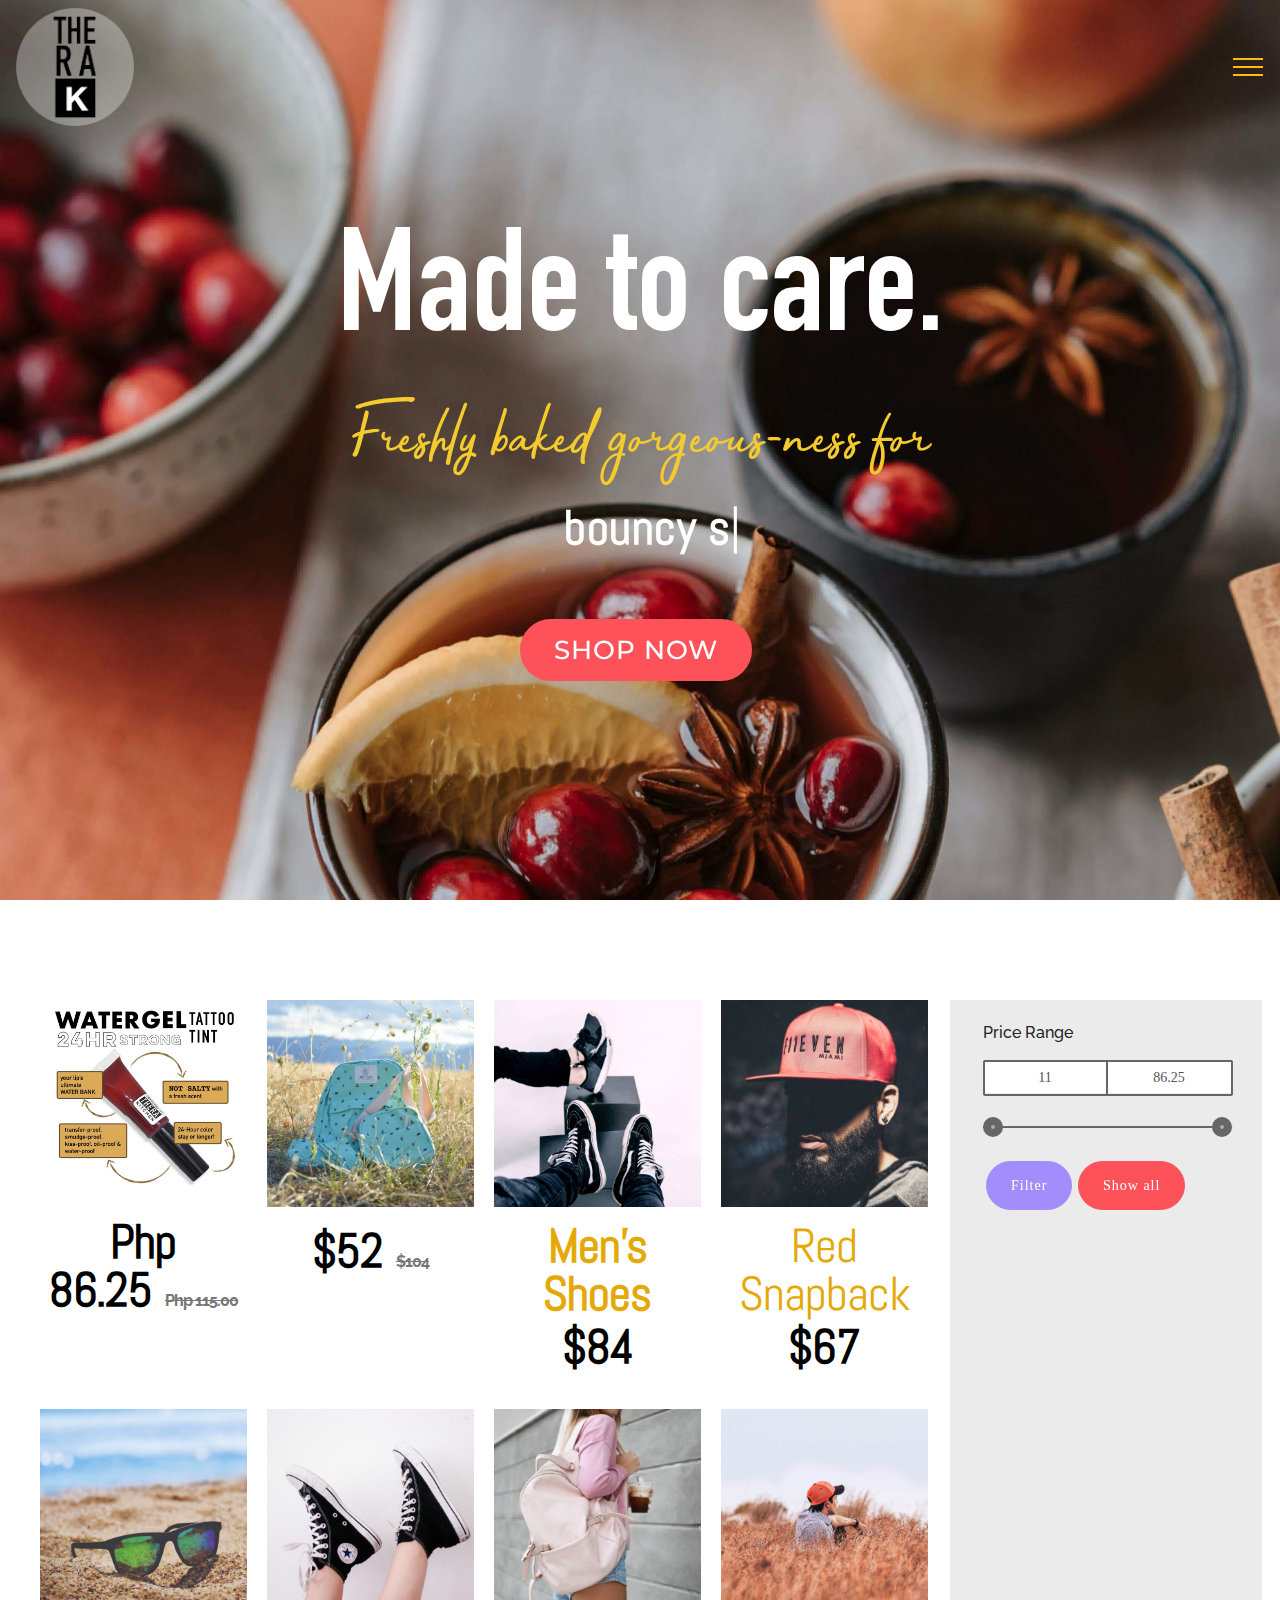
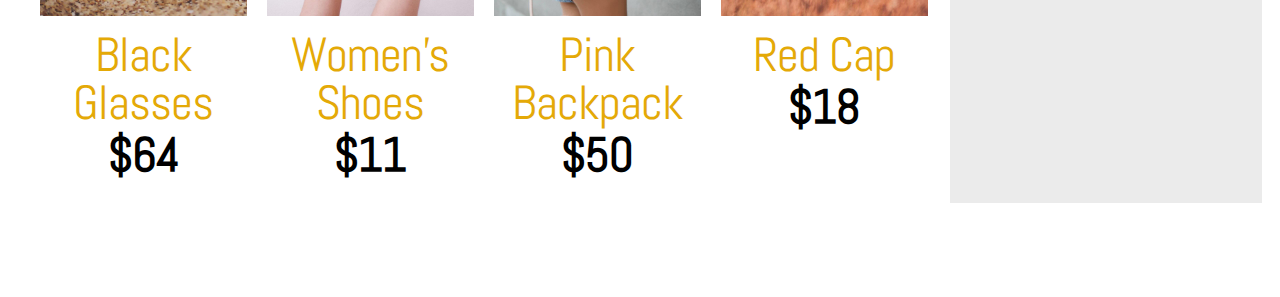
<file: index.html>
<!DOCTYPE html>
<html  >
<head>
  <!-- Site made with Mobirise Website Builder v4.12.4, https://mobirise.com -->
  <meta charset="UTF-8">
  <meta http-equiv="X-UA-Compatible" content="IE=edge">
  <meta name="generator" content="Mobirise v4.12.4, mobirise.com">
  <meta name="viewport" content="width=device-width, initial-scale=1, minimum-scale=1">
  <link rel="shortcut icon" href="assets/images/thera-round-logo-1-122x122.png" type="image/x-icon">
  <meta name="description" content="">
  
  
  <title>Home</title>
  <link rel="stylesheet" href="assets/web/assets/mobirise-icons/mobirise-icons.css">
  <link rel="stylesheet" href="assets/bootstrap/css/bootstrap.min.css">
  <link rel="stylesheet" href="assets/bootstrap/css/bootstrap-grid.min.css">
  <link rel="stylesheet" href="assets/bootstrap/css/bootstrap-reboot.min.css">
  <link rel="stylesheet" href="assets/dropdown/css/style.css">
  <link rel="stylesheet" href="assets/theme/css/style.css">
  <link rel="stylesheet" href="assets/gallery/style.css">
  <link href="assets/fonts/style.css" rel="stylesheet">
  <link rel="preload" as="style" href="assets/mobirise/css/mbr-additional.css"><link rel="stylesheet" href="assets/mobirise/css/mbr-additional.css" type="text/css">
  
  
  
</head>
<body>
  <section class="menu cid-uac70NBvLW" once="menu" id="menu1-1" data-sortbtn="btn-info">

    
    

    <nav class="navbar navbar-dropdown navbar-fixed-top collapsed">
        <div class="navbar-brand">
            <span class="navbar-logo">
                <a href="https://mobiri.se">
                    <img src="assets/images/thera-round-logo-1-122x122.png" alt="Mobirise" title="" style="height: 7.4rem;">
                </a>
            </span>
            
        </div>
        <button class="navbar-toggler" type="button" data-toggle="collapse" data-target="#navbarSupportedContent" aria-controls="navbarNavAltMarkup" aria-expanded="false" aria-label="Toggle navigation">
            <div class="hamburger">
                <span></span>
                <span></span>
                <span></span>
                <span></span>
            </div>
        </button>
      <div class="collapse navbar-collapse" id="navbarSupportedContent">
            <ul class="navbar-nav nav-dropdown nav-right" data-app-modern-menu="true">
                <li class="nav-item">
                    <a class="nav-link link text-black display-4" href="https://mobiri.se">
                        COLLECTION
                    </a>
                </li>
                <li class="nav-item">
                    <a class="nav-link link text-black display-4" href="https://mobiri.se">
                        ABOUT
                    </a>
                </li>
                <li class="nav-item">
                    <a class="nav-link link text-black display-4" href="https://mobiri.se">
                        BLOG
                    </a>
                </li>
            </ul>
            <div class="icons-menu">
              <a href="https://mobiri.se" target="_blank">
                <span class="p-2 mbr-iconfont mbri-search"></span>
              </a>
              <a href="https://mobiri.se" target="_blank">
                <span class="p-2 mbr-iconfont mbri-shopping-cart"></span>
              </a>
              
              
              
              
            </div>
            
      </div>
    </nav>
</section>

<section class="header10 cid-uacXu058WO mbr-fullscreen mbr-parallax-background" id="header10-3" data-sortbtn="btn-info">

    

    

    <div class="container-fluid">
        <div class="row justify-content-center">
            <div class="mbr-white col-md-12 col-lg-10">
                <h1 class="mbr-section-title mbr-bold mbr-fonts-style align-center display-1">
                    Made to care.</h1>
                <div class="typed-text pb-3 align-center display-5">
                    <span class="mbr-section-subtitle mbr-fonts-style display-2">Freshly baked gorgeous-ness for<br>&nbsp;</span>
                    <span>
                      <span class="animated-element mbr-bold" data-word2="sculpted contoured face" data-word1="bouncy shiny hair" data-word3="rosy plump lips &amp; cheeks" data-word4="healthy moisturized skin" data-word5="Accessories" data-speed="50" data-words="4">
                      </span>
                    </span>
                </div>
                
                <div class="pt-3 mbr-section-btn align-center"><a class="btn-secondary btn btn-md mbr-white display-4" type="submit">SHOP NOW</a></div>
            </div>
        </div>
    </div>
    
</section>

<section class="mbr-gallery cid-uac6J7WG4X" once="shops" id="shop5-0" data-sortbtn="btn-info">

    

    <div>
        <div class="mbr-shop" show-sidebar=""><!-- Shop Gallery --><div class="row mbr-shop__row col-md-12"><div class="wrapper-shop-items col-xl-9"><div class="mbr-gallery-row"><div><div class="shop-items"><div class="mbr-gallery-item" data-tags="Awesome" data-slide-to="0" data-seller="false" data-price="86.25" data-oldprice="115.00"><div class="item_overlay" data-toggle="modal"></div><div class="galleryItem" data-toggle="modal"><div class="style_overlay"></div><div class="img_wraper"><img src="assets/images/water-gel-features-2000x1914-800x766.jpg" alt="" title=""></div><span class="onsale mbr-fonts-style display-7" data-onsale="false" style="display: none;">-50%</span><div class="sidebar_wraper"><h4 class="item-title mbr-fonts-style mbr-text display-5"></h4><div class="price-block"><span class="shop-item-price mbr-fonts-style display-5">Php 86.25</span><span class="oldprice mbr-fonts-style display-7">Php 115.00</span></div><div class="card-description">Casual shoes (contact us for sizing)<br><br><ul><li>Lightweight textured fabric</li> <li>Rounded v-neckline</li> <li>Pom pom trims</li> <li>Regular fit – true to size</li></ul> <br>Duis auctor hendrerit nisi, at lacinia ex vulputate quis. Suspendisse convallis iaculis tortor, quis mattis lectus rutrum a.<br><br>Product code: <strong>385DDF5p</strong></div><div class="mbr-section-btn" buttons="0" style="display: none;"><a href="page1.html" class="btn btn-warning display-7"><strong>BUY NOW</strong></a></div></div></div></div><div class="mbr-gallery-item" data-tags="Creative" data-slide-to="1" data-seller="false" data-price="52" data-oldprice="104"><div class="item_overlay" data-toggle="modal"></div><div class="galleryItem" data-toggle="modal"><div class="style_overlay"></div><div class="img_wraper"><img src="assets/images/shop2.jpg"></div><span class="onsale mbr-fonts-style display-7" data-onsale="false" style="display: none;">-50%</span><div class="sidebar_wraper"><h4 class="item-title mbr-fonts-style mbr-text display-5"></h4><div class="price-block"><span class="shop-item-price mbr-fonts-style display-5">$52</span><span class="oldprice mbr-fonts-style display-7">$104</span></div><div class="card-description">Casual shoes (contact us for sizing)<br><br><ul><li>Lightweight textured fabric</li> <li>Rounded v-neckline</li> <li>Pom pom trims</li> <li>Regular fit – true to size</li></ul> <br>Duis auctor hendrerit nisi, at lacinia ex vulputate quis. Suspendisse convallis iaculis tortor, quis mattis lectus rutrum a.<br><br>Product code: <strong>385DDF5p</strong></div><div class="mbr-section-btn" buttons="0" style="display: none;"><a href="https://mobirise.com" class="btn btn-info display-7">Buy now!</a></div></div></div></div><div class="mbr-gallery-item" data-tags="Wonderful" data-slide-to="2" data-seller="false" data-price="84" data-oldprice="168"><div class="item_overlay" data-toggle="modal"></div><div class="galleryItem" data-toggle="modal"><div class="style_overlay"></div><div class="img_wraper"><img src="assets/images/shop1.jpg"></div><span class="onsale mbr-fonts-style display-7" data-onsale="false" style="display: none;">-50%</span><div class="sidebar_wraper"><h4 class="item-title mbr-fonts-style mbr-text display-5"><strong>Men's Shoes</strong></h4><div class="price-block"><span class="shop-item-price mbr-fonts-style display-5">$84</span><span class="oldprice mbr-fonts-style display-7" style="display: none;">$168</span></div><div class="card-description">Casual shoes (contact us for sizing)<br><br><ul><li>Lightweight textured fabric</li> <li>Rounded v-neckline</li> <li>Pom pom trims</li> <li>Regular fit – true to size</li></ul> <br>Duis auctor hendrerit nisi, at lacinia ex vulputate quis. Suspendisse convallis iaculis tortor, quis mattis lectus rutrum a.<br><br>Product code: <strong>385DDF5p</strong></div><div class="mbr-section-btn" buttons="0" style="display: none;"><a href="https://mobirise.com" class="btn btn-info display-7">Buy now!</a></div></div></div></div><div class="mbr-gallery-item" data-tags="Awesome" data-slide-to="3" data-seller="false" data-price="67" data-oldprice="134"><div class="item_overlay" data-toggle="modal"></div><div class="galleryItem" data-toggle="modal"><div class="style_overlay"></div><div class="img_wraper"><img src="assets/images/shop3.jpg"></div><span class="onsale mbr-fonts-style display-7" data-onsale="false" style="display: none;">-50%</span><div class="sidebar_wraper"><h4 class="item-title mbr-fonts-style mbr-text display-5">Red Snapback</h4><div class="price-block"><span class="shop-item-price mbr-fonts-style display-5">$67</span><span class="oldprice mbr-fonts-style display-7" style="display: none;">$134</span></div><div class="card-description">Casual shoes (contact us for sizing)<br><br><ul><li>Lightweight textured fabric</li> <li>Rounded v-neckline</li> <li>Pom pom trims</li> <li>Regular fit – true to size</li></ul> <br>Duis auctor hendrerit nisi, at lacinia ex vulputate quis. Suspendisse convallis iaculis tortor, quis mattis lectus rutrum a.<br><br>Product code: <strong>385DDF5p</strong></div><div class="mbr-section-btn" buttons="0" style="display: none;"><a class="btn btn-info display-7" href="https://mobirise.com">Buy now!</a></div></div></div></div><div class="mbr-gallery-item" data-tags="Responsive" data-slide-to="4" data-seller="false" data-price="64" data-oldprice="128"><div class="item_overlay" data-toggle="modal"></div><div class="galleryItem" data-toggle="modal"><div class="style_overlay"></div><div class="img_wraper"><img src="assets/images/shop4.jpg"></div><span class="onsale mbr-fonts-style display-7" data-onsale="false" style="display: none;">-50%</span><div class="sidebar_wraper"><h4 class="item-title mbr-fonts-style mbr-text display-5">Black Glasses</h4><div class="price-block"><span class="shop-item-price mbr-fonts-style display-5">$64</span><span class="oldprice mbr-fonts-style display-7" style="display: none;">$128</span></div><div class="card-description">Casual shoes (contact us for sizing)<br><br><ul><li>Lightweight textured fabric</li> <li>Rounded v-neckline</li> <li>Pom pom trims</li> <li>Regular fit – true to size</li></ul> <br>Duis auctor hendrerit nisi, at lacinia ex vulputate quis. Suspendisse convallis iaculis tortor, quis mattis lectus rutrum a.<br><br>Product code: <strong>385DDF5p</strong></div><div class="mbr-section-btn" buttons="0" style="display: none;"><a class="btn btn-info display-7" href="https://mobirise.com">Buy now!</a></div></div></div></div><div class="mbr-gallery-item" data-tags="Creative" data-slide-to="5" data-seller="false" data-price="11" data-oldprice="22"><div class="item_overlay" data-toggle="modal"></div><div class="galleryItem" data-toggle="modal"><div class="style_overlay"></div><div class="img_wraper"><img src="assets/images/shop5.jpg"></div><span class="onsale mbr-fonts-style display-7" data-onsale="false" style="display: none;">-50%</span><div class="sidebar_wraper"><h4 class="item-title mbr-fonts-style mbr-text display-5">Women's Shoes</h4><div class="price-block"><span class="shop-item-price mbr-fonts-style display-5">$11</span><span class="oldprice mbr-fonts-style display-7" style="display: none;">$22</span></div><div class="card-description">Casual shoes (contact us for sizing)<br><br><ul><li>Lightweight textured fabric</li> <li>Rounded v-neckline</li> <li>Pom pom trims</li> <li>Regular fit – true to size</li></ul> <br>Duis auctor hendrerit nisi, at lacinia ex vulputate quis. Suspendisse convallis iaculis tortor, quis mattis lectus rutrum a.<br><br>Product code: <strong>385DDF5p</strong></div><div class="mbr-section-btn" buttons="0" style="display: none;"><a class="btn btn-info display-7" href="https://mobirise.com">Buy now!</a></div></div></div></div><div class="mbr-gallery-item" data-tags="Animated" data-slide-to="6" data-seller="false" data-price="50" data-oldprice="100"><div class="item_overlay" data-toggle="modal"></div><div class="galleryItem" data-toggle="modal"><div class="style_overlay"></div><div class="img_wraper"><img src="assets/images/shop6.jpg"></div><span class="onsale mbr-fonts-style display-7" data-onsale="false" style="display: none;">-50%</span><div class="sidebar_wraper"><h4 class="item-title mbr-fonts-style mbr-text display-5">Pink Backpack</h4><div class="price-block"><span class="shop-item-price mbr-fonts-style display-5">$50</span><span class="oldprice mbr-fonts-style display-7" style="display: none;">$100</span></div><div class="card-description">Casual shoes (contact us for sizing)<br><br><ul><li>Lightweight textured fabric</li> <li>Rounded v-neckline</li> <li>Pom pom trims</li> <li>Regular fit – true to size</li></ul> <br>Duis auctor hendrerit nisi, at lacinia ex vulputate quis. Suspendisse convallis iaculis tortor, quis mattis lectus rutrum a.<br><br>Product code: <strong>385DDF5p</strong></div><div class="mbr-section-btn" buttons="0" style="display: none;"><a class="btn btn-info display-7" href="https://mobirise.com">Buy now!</a></div></div></div></div><div class="mbr-gallery-item" data-tags="Awesome" data-slide-to="7" data-seller="false" data-price="18" data-oldprice="36"><div class="item_overlay" data-toggle="modal"></div><div class="galleryItem" data-toggle="modal"><div class="style_overlay"></div><div class="img_wraper"><img src="assets/images/shop7.jpg"></div><span class="onsale mbr-fonts-style display-7" data-onsale="false" style="display: none;">-50%</span><div class="sidebar_wraper"><h4 class="item-title mbr-fonts-style mbr-text display-5">Red Cap</h4><div class="price-block"><span class="shop-item-price mbr-fonts-style display-5">$18</span><span class="oldprice mbr-fonts-style display-7" style="display: none;">$36</span></div><div class="card-description">Casual shoes (contact us for sizing)<br><br><ul><li>Lightweight textured fabric</li> <li>Rounded v-neckline</li> <li>Pom pom trims</li> <li>Regular fit – true to size</li></ul> <br>Duis auctor hendrerit nisi, at lacinia ex vulputate quis. Suspendisse convallis iaculis tortor, quis mattis lectus rutrum a.<br><br>Product code: <strong>385DDF5p</strong></div><div class="mbr-section-btn" buttons="0" style="display: none;"><a class="btn btn-info display-7" href="https://mobirise.com">Buy now!</a></div></div></div></div></div></div><div class="clearfix"></div></div></div><div class="col-xl-3 sidebar"><div class="sidebar-background"></div><div class="sidebar-block container range-slider"><h4 class="sidebar-title mbr-fonts-style mbr-text display-7">Price Range</h4><div class="filter-cost" onselectstart="return false"><div class="price-controls"><label class="min-price"><input class="min-input" type="text" value="auto" name="min"></label><label class="max-price"><input class="max-input" type="text" value="auto" name="max"></label></div><div class="range-controls"><div class="scale"><div class="bar"></div></div><div class="toggle min-toggle"></div><div class="toggle max-toggle"></div></div></div> <div class="price-range mbr-section-btn" buttons="0"><a class="btn btn-sm btn-primary" href="">Filter</a></div><div class="price-range-reset mbr-section-btn" buttons="0"><a class="btn btn-sm btn-secondary" href="">Show all</a></div></div></div></div><!-- Lightbox --><div class="shopItemsModal_wraper" style="z-index: 2500;"><div class="shopItemsModalBg"></div><div class="shopItemsModal row"><div class="col-md-6 image-modal"></div><div class="col-md-6 text-modal"></div><div class="closeModal"><div class="close-modal-wrapper"></div></div></div></div></div>
    </div>

</section>


  <script src="assets/web/assets/jquery/jquery.min.js"></script>
  <script src="assets/popper/popper.min.js"></script>
  <script src="assets/bootstrap/js/bootstrap.min.js"></script>
  <script src="assets/smoothscroll/smooth-scroll.js"></script>
  <script src="assets/dropdown/js/nav-dropdown.js"></script>
  <script src="assets/dropdown/js/navbar-dropdown.js"></script>
  <script src="assets/typed/typed.min.js"></script>
  <script src="assets/parallax/jarallax.min.js"></script>
  <script src="assets/mobirise-shop/script.js"></script>
  <script src="assets/touchswipe/jquery.touch-swipe.min.js"></script>
  <script src="assets/theme/js/script.js"></script>
  <script src="assets/gallery/player.min.js"></script>
  <script src="assets/gallery/script.js"></script>
  
  
</body>
</html>
</file>
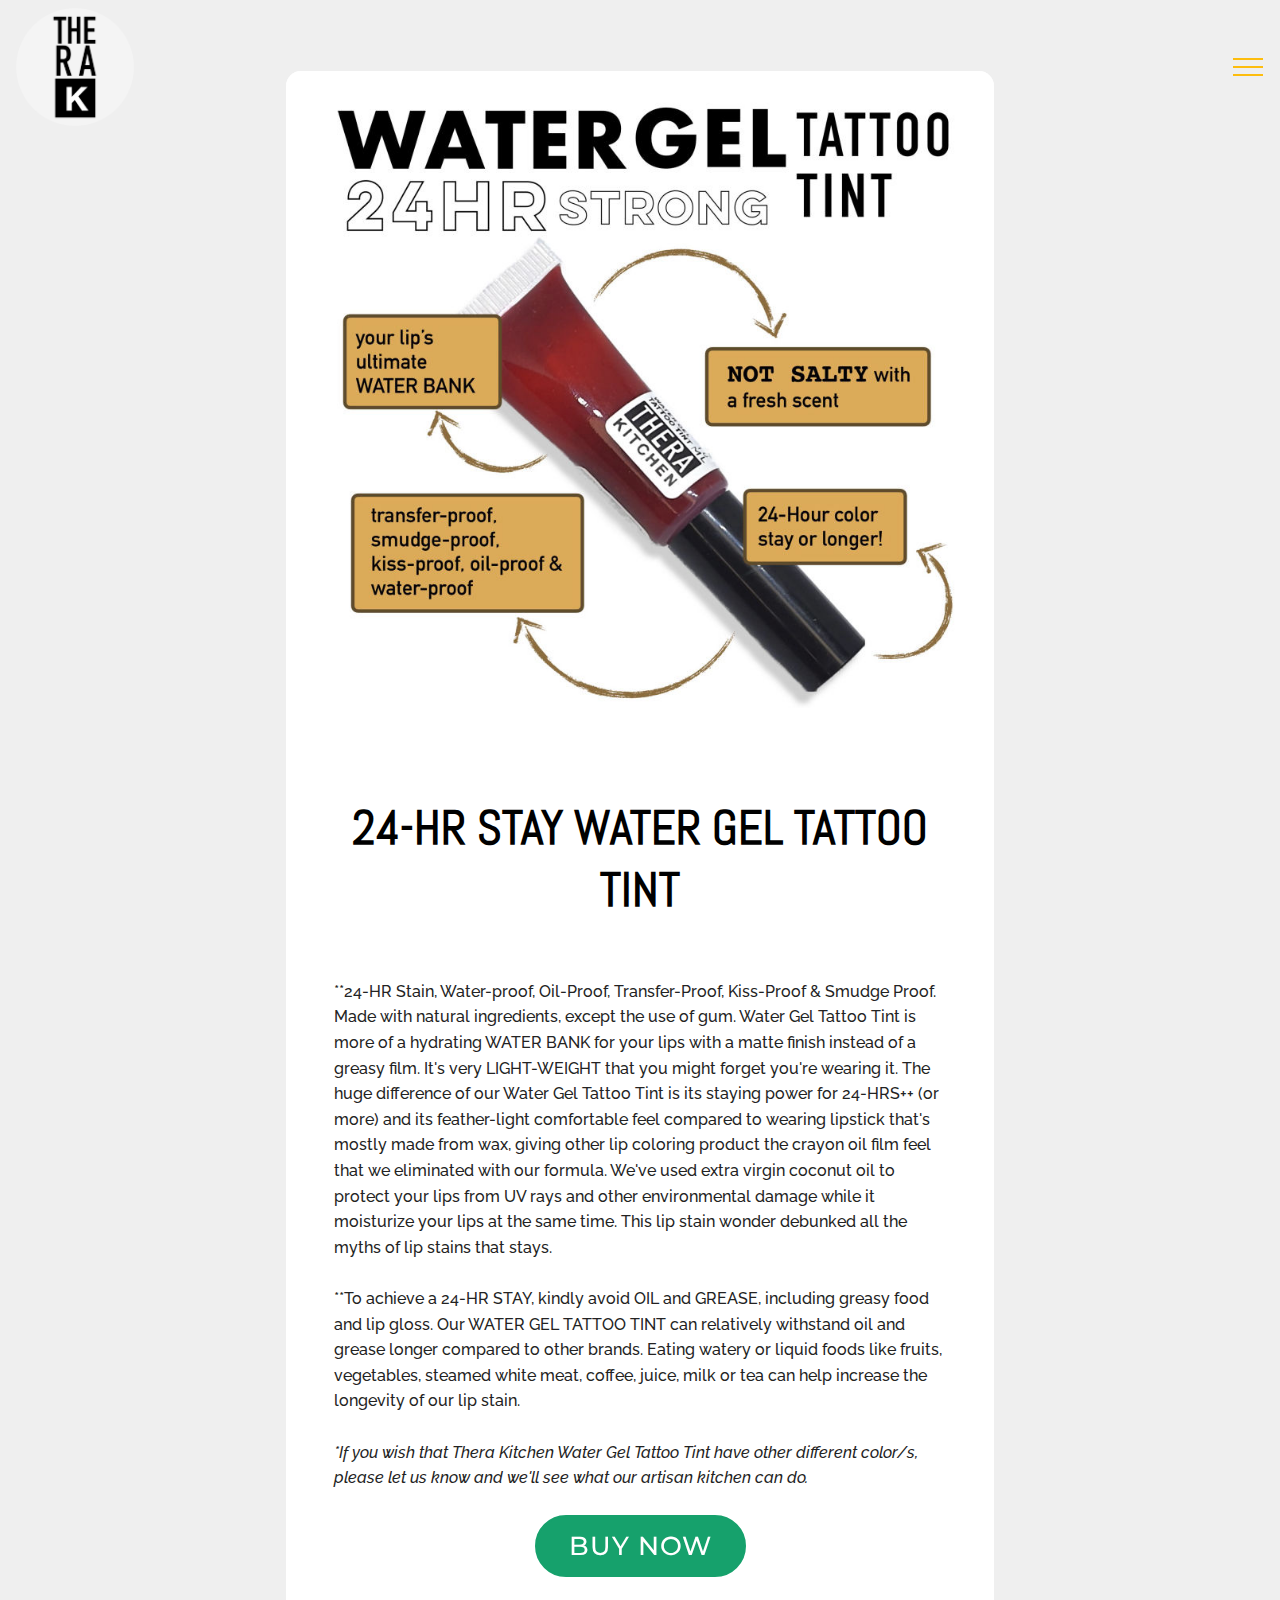
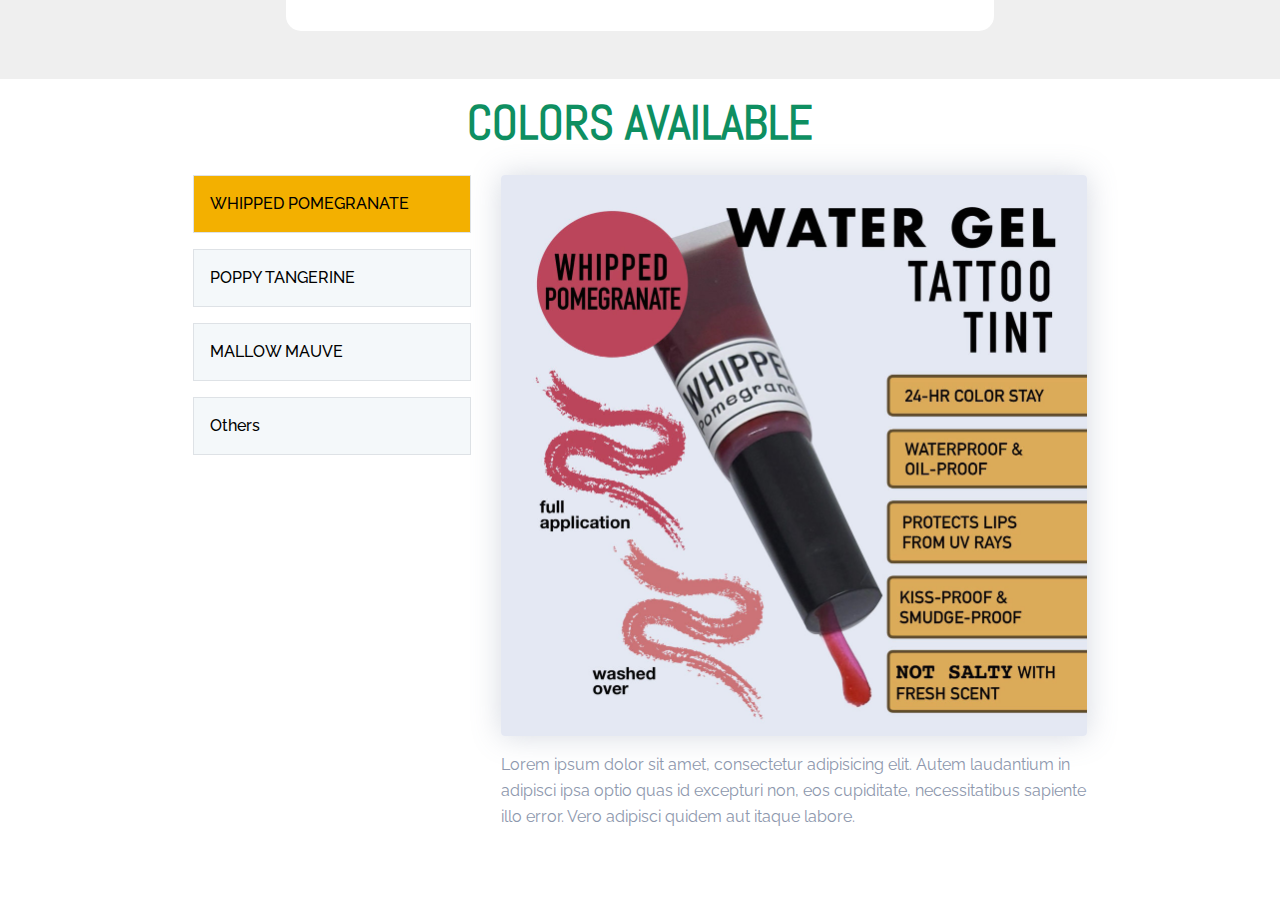
<file: page1.html>
<!DOCTYPE html>
<html  >
<head>
  <!-- Site made with Mobirise Website Builder v4.12.4, https://mobirise.com -->
  <meta charset="UTF-8">
  <meta http-equiv="X-UA-Compatible" content="IE=edge">
  <meta name="generator" content="Mobirise v4.12.4, mobirise.com">
  <meta name="viewport" content="width=device-width, initial-scale=1, minimum-scale=1">
  <link rel="shortcut icon" href="assets/images/thera-round-logo-1-122x122.png" type="image/x-icon">
  <meta name="description" content="">
  
  
  <title>WATER GEL TATTOO TINT</title>
  <link rel="stylesheet" href="assets/web/assets/mobirise-icons/mobirise-icons.css">
  <link rel="stylesheet" href="assets/bootstrap/css/bootstrap.min.css">
  <link rel="stylesheet" href="assets/bootstrap/css/bootstrap-grid.min.css">
  <link rel="stylesheet" href="assets/bootstrap/css/bootstrap-reboot.min.css">
  <link rel="stylesheet" href="assets/dropdown/css/style.css">
  <link rel="stylesheet" href="assets/formstyler/jquery.formstyler.css">
  <link rel="stylesheet" href="assets/formstyler/jquery.formstyler.theme.css">
  <link rel="stylesheet" href="assets/datepicker/jquery.datetimepicker.min.css">
  <link rel="stylesheet" href="assets/theme/css/style.css">
  <link href="assets/fonts/style.css" rel="stylesheet">
  <link rel="preload" as="style" href="assets/mobirise/css/mbr-additional.css"><link rel="stylesheet" href="assets/mobirise/css/mbr-additional.css" type="text/css">
  
  
  
</head>
<body>
  <section class="menu cid-uac70NBvLW" once="menu" id="menu1-4">

    
    

    <nav class="navbar navbar-dropdown navbar-fixed-top collapsed">
        <div class="navbar-brand">
            <span class="navbar-logo">
                <a href="https://mobiri.se">
                    <img src="assets/images/thera-round-logo-1-122x122.png" alt="Mobirise" title="" style="height: 7.4rem;">
                </a>
            </span>
            
        </div>
        <button class="navbar-toggler" type="button" data-toggle="collapse" data-target="#navbarSupportedContent" aria-controls="navbarNavAltMarkup" aria-expanded="false" aria-label="Toggle navigation">
            <div class="hamburger">
                <span></span>
                <span></span>
                <span></span>
                <span></span>
            </div>
        </button>
      <div class="collapse navbar-collapse" id="navbarSupportedContent">
            <ul class="navbar-nav nav-dropdown nav-right" data-app-modern-menu="true">
                <li class="nav-item">
                    <a class="nav-link link text-black display-4" href="https://mobiri.se">
                        COLLECTION
                    </a>
                </li>
                <li class="nav-item">
                    <a class="nav-link link text-black display-4" href="https://mobiri.se">
                        ABOUT
                    </a>
                </li>
                <li class="nav-item">
                    <a class="nav-link link text-black display-4" href="https://mobiri.se">
                        BLOG
                    </a>
                </li>
            </ul>
            <div class="icons-menu">
              <a href="https://mobiri.se" target="_blank">
                <span class="p-2 mbr-iconfont mbri-search"></span>
              </a>
              <a href="https://mobiri.se" target="_blank">
                <span class="p-2 mbr-iconfont mbri-shopping-cart"></span>
              </a>
              
              
              
              
            </div>
            
      </div>
    </nav>
</section>

<section class="content9 cid-uad2OGSQ2b" id="content9-6">

    

    
    <div class="container-fluid">
          <div class="row justify-content-center">
              <div class="col-12 col-md-10 col-lg-10 col-xl-7 title-wrap">
                
                
              </div>
        </div>
        <div class="row justify-content-center">
            <div class="card-wrapper col-md-10 col-lg-10 col-xl-7">
                <div class="image-wrap align-left">
                    <img src="assets/images/water-gel-features-890x852.jpg" alt="" title="">
                </div>
                <div class="content-section">
                    <h3 class="mbr-fonts-style mbr-section-subtitle pb-4 display-5"><strong>24-HR STAY WATER GEL TATTOO TINT</strong></h3>
                    <h3 class="mbr-fonts-style mbr-text display-7"><br>**24-HR Stain, Water-proof, Oil-Proof, Transfer-Proof, Kiss-Proof &amp; Smudge Proof. Made with natural ingredients, except the use of gum. Water Gel Tattoo Tint is more of a hydrating WATER BANK for your lips with a matte finish instead of a greasy film. It's very LIGHT-WEIGHT that you might forget you're wearing it. The huge difference of our Water Gel Tattoo Tint is its staying power for 24-HRS++ (or more) and its feather-light comfortable feel compared to wearing lipstick that's mostly made from wax, giving other lip coloring product the crayon oil film feel that we eliminated with our formula. We've used extra virgin coconut oil to protect your lips from UV rays and other environmental damage while it moisturize your lips at the same time.  This lip stain wonder debunked all the myths of lip stains that stays.&nbsp;<br><br><div>**To achieve a 24-HR STAY, kindly avoid OIL and GREASE, including greasy food and lip gloss. Our WATER GEL TATTOO TINT can relatively withstand oil and grease longer compared to other brands. Eating watery or liquid foods like fruits, vegetables, steamed white meat, coffee, juice, milk or tea can help increase the longevity of our lip stain.&nbsp;</div><div><br></div><div><em>*If you wish that Thera Kitchen Water Gel Tattoo Tint have other different color/s, please let us know and we'll see what our artisan kitchen can do.</em></div></h3>
                    <div class="mbr-section-btn align-left"><a href="page1.html#mbr-popup-a" class="btn btn-info display-4">BUY NOW</a></div>
                </div>
            </div>
        </div>
        <div class="row justify-content-center">
            
        </div>
        <div class="row justify-content-center">
            
        </div>
        <div class="row justify-content-center">
            
        </div>
    </div>
</section>

<section class="tabs1 cid-uad2r9DrVY" id="tabs2-5">

    

    
    <div class="container">
        <h2 class="mbr-section-title align-center mbr-fonts-style pb-3 display-5"><strong>COLORS AVAILABLE</strong></h2>
         
        <div class="media-container-row">
            <div class="col-12 col-md-10">
                <div class="row">
                    <div class="col-md-4">
                        <ul class="nav nav-tabs" role="tablist">
                            <li class="nav-item"><a class="nav-link mbr-fonts-style display-7" role="tab" data-toggle="tab" href="#tabs2-w_tab0" aria-selected="false">WHIPPED POMEGRANATE</a></li>
                            <li class="nav-item"><a class="nav-link mbr-fonts-style active display-7" role="tab" data-toggle="tab" href="#tabs2-5_tab1" aria-selected="true">
                                    POPPY TANGERINE</a></li>
                            <li class="nav-item"><a class="nav-link mbr-fonts-style display-7" role="tab" data-toggle="tab" href="#tabs2-w_tab2" aria-selected="false">
                                    MALLOW MAUVE</a></li>
                            <li class="nav-item"><a class="nav-link mbr-fonts-style active display-7" role="tab" data-toggle="tab" href="#tabs2-w_tab3" aria-selected="true">Others</a></li>
                        </ul>
                    </div>
                    <div class="col-md-8">
                        <div class="tab-content">
                            <div id="tab1" class="tab-pane in active" role="tabpanel">
                                <div class="row">
                                    <div class="col-lg-12 pb-3">
                                        <div class="card-img"><img src="assets/images/whipped-pomegranate-1174x1123.jpg" alt="" title=""></div>
                                    </div>
                                    <div class="col-lg-12">
                                        
                                        <p class="mbr-text mbr-fonts-style align-left display-7">
                                            Lorem ipsum dolor sit amet, consectetur adipisicing elit. Autem laudantium in adipisci ipsa optio quas id excepturi non, eos cupiditate, necessitatibus sapiente illo error. Vero adipisci quidem aut itaque labore.
                                        </p>
                                        
                                    </div>
                                </div>
                            </div>
                            <div id="tab2" class="tab-pane" role="tabpanel">
                                <div class="row">
                                    <div class="col-lg-12 pb-3">
                                        <div class="card-img"><img src="assets/images/poppy-tangerine-1174x1123.jpg" alt="" title=""></div>
                                    </div>
                                   <div class="col-lg-12">
                                           
                                        <p class="mbr-text mbr-fonts-style align-left display-7"></p>
                                         
                                    </div>
                                </div>
                            </div>
                            <div id="tab3" class="tab-pane" role="tabpanel">
                                <div class="row">
                                    <div class="col-lg-12 pb-3">
                                        <div class="card-img"><img src="assets/images/05.jpg" alt=""></div>
                                    </div>
                                    <div class="col-lg-12">
                                        
                                        <p class="mbr-text mbr-fonts-style align-left display-7">
                                            Lorem ipsum dolor sit amet, consectetur adipisicing elit. Autem laudantium in adipisci ipsa optio quas id excepturi non, eos cupiditate, necessitatibus sapiente illo error. Vero adipisci quidem aut itaque labore.
                                        </p>
                                        
                                    </div>
                                </div>
                            </div>
                            <div id="tab4" class="tab-pane" role="tabpanel">
                                <div class="row">
                                    <div class="col-lg-12 pb-3">
                                        <div class="card-img"><img src="assets/images/05.jpg" alt=""></div>
                                    </div>
                                    <div class="col-lg-12">
                                        
                                        <p class="mbr-text mbr-fonts-style align-left display-7">
                                            Lorem ipsum dolor sit amet, consectetur adipisicing elit. Autem laudantium in adipisci ipsa optio quas id excepturi non, eos cupiditate, necessitatibus sapiente illo error. Vero adipisci quidem aut itaque labore.
                                        </p>
                                        
                                    </div>
                                </div>
                            </div>
                        </div>
                    </div>
                </div>
            </div>
        </div>
    </div>
</section>

<div class="modal mbr-popup cid-uad4M7FVv0 fade" tabindex="-1" role="dialog" data-overlay-color="#000000" data-overlay-opacity="0.3" id="mbr-popup-a" aria-hidden="true">
        <div class="modal-dialog modal-dialog-centered" role="document">
            <div class="modal-content">
                <div class="modal-header">
                    <h5 class="modal-title mbr-fonts-style display-5"><strong>ORDER FORM</strong></h5>
                    <button type="button" class="close" data-dismiss="modal" aria-label="Close">
                        <svg version="1.1" xmlns="http://www.w3.org/2000/svg" width="24" height="24" viewBox="0 0 32 32" fill="currentColor">
                            <path d="M31.797 0.191c-0.264-0.256-0.686-0.25-0.942 0.015l-13.328 13.326c-0.598 0.581 0.342 1.543 0.942 0.942l13.328-13.326c0.27-0.262 0.27-0.695 0-0.957zM14.472 17.515c-0.264-0.256-0.686-0.25-0.942 0.015l-13.328 13.326c-0.613 0.595 0.34 1.562 0.942 0.942l13.328-13.326c0.27-0.262 0.27-0.695 0-0.957zM1.144 0.205c-0.584-0.587-1.544 0.336-0.942 0.942l30.654 30.651c0.613 0.625 1.563-0.325 0.942-0.942z"></path>
                        </svg>
                    </button>
                </div>

                <div class="modal-body">
                    

                    <div>
                        
                            

                            <div class="form-wrapper" data-form-type="formoid">
<!--Formbuilder Form-->
<form action="https://docs.google.com/forms/d/e/1FAIpQLSeCKEKAkP8kHsBkr66U4ttszzvxw2MPRVixnjPD075Y3PZrpg/viewform?usp=sf_link" method="POST" class="mbr-form form-with-styler">
<div class="">

<div hidden="hidden" data-form-alert-danger="" class="alert alert-danger col-12">
</div>
</div>
<div class="dragArea">
<div class="col-lg-12 col-md-12 col-sm-12 form-group" data-for="name">
<input type="text" name="name" placeholder="Complete Name" data-form-field="Name" required="required" class="form-control display-7" value="" id="name-mbr-popup-a">
</div>
<div class="col-lg-12 col-md-12 col-sm-12 form-group" data-for="phone">
<input type="tel" name="phone" placeholder="Phone" pattern="[0-9]{3}-[0-9]{3}-[0-9]{4}" data-form-field="phone" class="form-control display-7" required="required" value="" id="phone-mbr-popup-a">
</div>
<div data-for="textarea" class="col-lg-12 col-md-12 col-sm-12 form-group">
<textarea name="textarea" placeholder="Shipping Address" data-form-field="textarea" class="form-control display-7" required="required" id="textarea-mbr-popup-a"></textarea>
</div>
<div class="col-lg-12 col-md-12 col-sm-12">
<p class="mbr-fonts-style display-7">VARIATION: Color</p>
</div>
<div class="col-lg-12 col-md-12 col-sm-12 form-group" data-for="select" style="">
<select name="select" data-form-field="select" class="form-control display-7" required="required" id="select-mbr-popup-a">
<option value="Whipped Pomegranate">Whipped Pomegranate</option>
<option value="Poppy Tangerine">Poppy Tangerine</option>
<option value="Mallow Mauve">Mallow Mauve</option>
</select>
</div>
<div data-for="text" class="col-lg-12 col-md-12 col-sm-12 form-group">
<input type="text" name="text" placeholder="Others (Specify Seasonal Color)" data-form-field="text" class="form-control display-7" value="" id="text-mbr-popup-a">
</div>
<div class="col-lg-12 col-md-12 col-sm-12 form-group" data-for="text1">
<input type="text" name="text1" placeholder="Quantity" data-form-field="text" required="required" class="form-control display-7" value="" id="text1-mbr-popup-a">
</div>
<div class="col-md-auto input-group-btn">
<button type="submit" class="btn btn-warning display-4">CHECKOUT</button>
</div>
</div>
</form><!--Formbuilder Form-->
</div>
                        </div>
                    </div>

                    
                </div>
            </div>
        </div>


  <script src="assets/web/assets/jquery/jquery.min.js"></script>
  <script src="assets/popper/popper.min.js"></script>
  <script src="assets/bootstrap/js/bootstrap.min.js"></script>
  <script src="assets/smoothscroll/smooth-scroll.js"></script>
  <script src="assets/dropdown/js/nav-dropdown.js"></script>
  <script src="assets/dropdown/js/navbar-dropdown.js"></script>
  <script src="assets/touchswipe/jquery.touch-swipe.min.js"></script>
  <script src="assets/popup-overlay-plugin/script.js"></script>
  <script src="assets/formstyler/jquery.formstyler.js"></script>
  <script src="assets/formstyler/jquery.formstyler.min.js"></script>
  <script src="assets/datepicker/jquery.datetimepicker.full.js"></script>
  <script src="assets/popup-plugin/script.js"></script>
  <script src="assets/mbr-tabs/mbr-tabs.js"></script>
  <script src="assets/theme/js/script.js"></script>
  
  
</body>
</html>
</file>
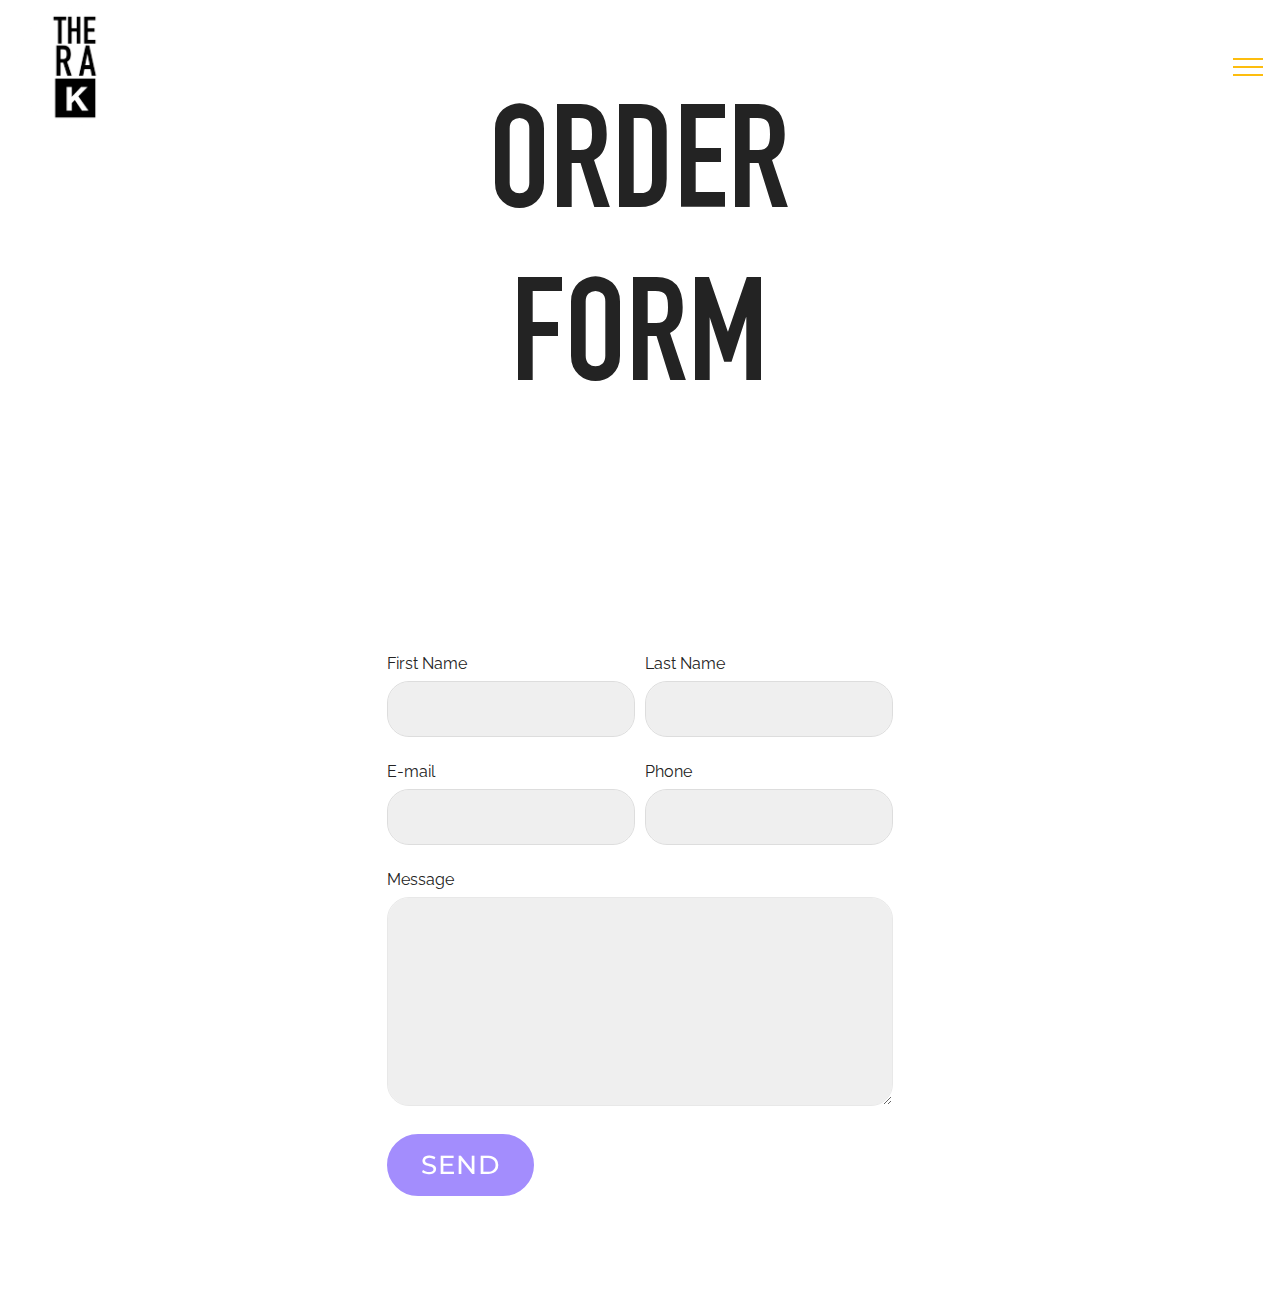
<file: page2.html>
<!DOCTYPE html>
<html  >
<head>
  <!-- Site made with Mobirise Website Builder v4.12.4, https://mobirise.com -->
  <meta charset="UTF-8">
  <meta http-equiv="X-UA-Compatible" content="IE=edge">
  <meta name="generator" content="Mobirise v4.12.4, mobirise.com">
  <meta name="viewport" content="width=device-width, initial-scale=1, minimum-scale=1">
  <link rel="shortcut icon" href="assets/images/thera-round-logo-1-122x122.png" type="image/x-icon">
  <meta name="description" content="">
  
  
  <title>Checkout_Water Gel Tattoo Tint</title>
  <link rel="stylesheet" href="assets/web/assets/mobirise-icons/mobirise-icons.css">
  <link rel="stylesheet" href="assets/bootstrap/css/bootstrap.min.css">
  <link rel="stylesheet" href="assets/bootstrap/css/bootstrap-grid.min.css">
  <link rel="stylesheet" href="assets/bootstrap/css/bootstrap-reboot.min.css">
  <link rel="stylesheet" href="assets/dropdown/css/style.css">
  <link rel="stylesheet" href="assets/theme/css/style.css">
  <link rel="stylesheet" href="assets/recaptcha.css">
  <link href="assets/fonts/style.css" rel="stylesheet">
  <link rel="preload" as="style" href="assets/mobirise/css/mbr-additional.css"><link rel="stylesheet" href="assets/mobirise/css/mbr-additional.css" type="text/css">
  
  
  
</head>
<body>
  <section class="menu cid-uac70NBvLW" once="menu" id="menu1-8">

    
    

    <nav class="navbar navbar-dropdown navbar-fixed-top collapsed">
        <div class="navbar-brand">
            <span class="navbar-logo">
                <a href="https://mobiri.se">
                    <img src="assets/images/thera-round-logo-1-122x122.png" alt="Mobirise" title="" style="height: 7.4rem;">
                </a>
            </span>
            
        </div>
        <button class="navbar-toggler" type="button" data-toggle="collapse" data-target="#navbarSupportedContent" aria-controls="navbarNavAltMarkup" aria-expanded="false" aria-label="Toggle navigation">
            <div class="hamburger">
                <span></span>
                <span></span>
                <span></span>
                <span></span>
            </div>
        </button>
      <div class="collapse navbar-collapse" id="navbarSupportedContent">
            <ul class="navbar-nav nav-dropdown nav-right" data-app-modern-menu="true">
                <li class="nav-item">
                    <a class="nav-link link text-black display-4" href="https://mobiri.se">
                        COLLECTION
                    </a>
                </li>
                <li class="nav-item">
                    <a class="nav-link link text-black display-4" href="https://mobiri.se">
                        ABOUT
                    </a>
                </li>
                <li class="nav-item">
                    <a class="nav-link link text-black display-4" href="https://mobiri.se">
                        BLOG
                    </a>
                </li>
            </ul>
            <div class="icons-menu">
              <a href="https://mobiri.se" target="_blank">
                <span class="p-2 mbr-iconfont mbri-search"></span>
              </a>
              <a href="https://mobiri.se" target="_blank">
                <span class="p-2 mbr-iconfont mbri-shopping-cart"></span>
              </a>
              
              
              
              
            </div>
            
      </div>
    </nav>
</section>

<section class="cid-uad4siYJJQ" id="form3-9">

    

    
    <div class="container-fluid">
        <div class="row justify-content-center">
            <div class="form-1 col-md-8 col-lg-5" data-form-type="formoid">
                <!---Formbuilder Form--->
                    <form action="https://mobirise.com/" method="POST" class="mbr-form form-with-styler" data-form-title="My Mobirise Form"><input type="hidden" name="email" data-form-email="true" value="OGmWdOO5ZCA53ibR762rjHuH2RYqlAElpCHzzH31y4qxFEjsstHVr6WSlkXUtUDempKFrn/V/Cf9TwxeEvltb80gMLC7E9ijGG0Xk+JUhN534jJlatL/mFauiAh2IgBy.EoZKg2iDCHDNgPOIWYhhkhYmfqlq/dEhzfeF94HKT2AnOICfwO7WZi9RhHUnLJo+3iq/sun8w1hfNba46QpSf77OKePm+M6nJWJFn4w667H8ex4E1CJSaJTwavIJEaLY">
                        <div class="form-row input-main">
                            <div hidden="hidden" data-form-alert="" class="alert alert-success col-12">Thanks for filling out the form!</div>
                            <div hidden="hidden" data-form-alert-danger="" class="alert alert-danger col-12"></div>
                        </div>
                        <div class="dragArea form-row input-main">
                            <div class="col-md-12">
                                <h1 class="mbr-fonts-style mbr-fonts-style mbr-section-title align-center display-1">ORDER FORM</h1>
                            </div>
                            <div class="col-md-6 form-group" data-for="firstname">
                                <label for="firstname-form3-9" class="form-control-label mbr-fonts-style display-7">First Name</label>
                                <input type="text" name="firstname" data-form-field="First Name" required="required" class="form-control display-7" id="firstname-form3-9">
                            </div>
                            <div data-for="lastname" class="col-md-6 form-group">
                                <label for="lastname-form3-9" class="form-control-label mbr-fonts-style display-7">Last Name</label>
                                <input type="text" name="lastname" data-form-field="Last Name" class="form-control display-7" required="required" id="lastname-form3-9">
                            </div>
                            <div data-for="email" class="col-md-6 form-group">
                                <label for="email-form3-9" class="form-control-label mbr-fonts-style display-7">E-mail</label>
                                <input type="email" name="email" data-form-field="Email" class="form-control display-7" required="required" id="email-form3-9">
                            </div>
                            <div data-for="phone" class="col-md-6 form-group">
                                <label for="phone-form3-9" class="form-control-label mbr-fonts-style display-7">Phone</label>
                                <input type="text" name="phone" data-form-field="Phone" class="form-control display-7" id="phone-form3-9">
                            </div>
                            <div data-for="message" class="col-md-12 form-group">
                                <label for="message-form3-9" class="form-control-label mbr-fonts-style display-7">Message</label>
                                <textarea name="message" data-form-field="Message" class="form-control display-7" id="message-form3-9"></textarea>
                            </div>
                            <div class="input-group-btn col-md-12">
                                <button type="submit" class="btn btn-form btn-primary display-4">SEND</button>
                            </div>
                        </div>
                    </form><!---Formbuilder Form--->
                </div>
            </div>
        </div>
   
</section>


  <script src="assets/web/assets/jquery/jquery.min.js"></script>
  <script src="assets/popper/popper.min.js"></script>
  <script src="assets/bootstrap/js/bootstrap.min.js"></script>
  <script src="assets/smoothscroll/smooth-scroll.js"></script>
  <script src="assets/dropdown/js/nav-dropdown.js"></script>
  <script src="assets/dropdown/js/navbar-dropdown.js"></script>
  <script src="assets/touchswipe/jquery.touch-swipe.min.js"></script>
  <script src="assets/theme/js/script.js"></script>
  <script src="assets/formoid.min.js"></script>
  
  
</body>
</html>
</file>
<file: assets/web/assets/mobirise-icons/mobirise-icons.css>
@font-face {
  font-family: 'MobiriseIcons';
  src:  url('mobirise-icons.eot?spat4u');
  src:  url('mobirise-icons.eot?spat4u#iefix') format('embedded-opentype'),
    url('mobirise-icons.ttf?spat4u') format('truetype'),
    url('mobirise-icons.woff?spat4u') format('woff'),
    url('mobirise-icons.svg?spat4u#MobiriseIcons') format('svg');
  font-weight: normal;
  font-style: normal;
  font-display: swap;
}

[class^="mbri-"], [class*=" mbri-"] {
  /* use !important to prevent issues with browser extensions that change fonts */
  font-family: MobiriseIcons !important;
  speak: none;
  font-style: normal;
  font-weight: normal;
  font-variant: normal;
  text-transform: none;
  line-height: 1;

  /* Better Font Rendering =========== */
  -webkit-font-smoothing: antialiased;
  -moz-osx-font-smoothing: grayscale;
}

.mbri-add-submenu:before {
  content: "\e900";
}
.mbri-alert:before {
  content: "\e901";
}
.mbri-align-center:before {
  content: "\e902";
}
.mbri-align-justify:before {
  content: "\e903";
}
.mbri-align-left:before {
  content: "\e904";
}
.mbri-align-right:before {
  content: "\e905";
}
.mbri-android:before {
  content: "\e906";
}
.mbri-apple:before {
  content: "\e907";
}
.mbri-arrow-down:before {
  content: "\e908";
}
.mbri-arrow-next:before {
  content: "\e909";
}
.mbri-arrow-prev:before {
  content: "\e90a";
}
.mbri-arrow-up:before {
  content: "\e90b";
}
.mbri-bold:before {
  content: "\e90c";
}
.mbri-bookmark:before {
  content: "\e90d";
}
.mbri-bootstrap:before {
  content: "\e90e";
}
.mbri-briefcase:before {
  content: "\e90f";
}
.mbri-browse:before {
  content: "\e910";
}
.mbri-bulleted-list:before {
  content: "\e911";
}
.mbri-calendar:before {
  content: "\e912";
}
.mbri-camera:before {
  content: "\e913";
}
.mbri-cart-add:before {
  content: "\e914";
}
.mbri-cart-full:before {
  content: "\e915";
}
.mbri-cash:before {
  content: "\e916";
}
.mbri-change-style:before {
  content: "\e917";
}
.mbri-chat:before {
  content: "\e918";
}
.mbri-clock:before {
  content: "\e919";
}
.mbri-close:before {
  content: "\e91a";
}
.mbri-cloud:before {
  content: "\e91b";
}
.mbri-code:before {
  content: "\e91c";
}
.mbri-contact-form:before {
  content: "\e91d";
}
.mbri-credit-card:before {
  content: "\e91e";
}
.mbri-cursor-click:before {
  content: "\e91f";
}
.mbri-cust-feedback:before {
  content: "\e920";
}
.mbri-database:before {
  content: "\e921";
}
.mbri-delivery:before {
  content: "\e922";
}
.mbri-desktop:before {
  content: "\e923";
}
.mbri-devices:before {
  content: "\e924";
}
.mbri-down:before {
  content: "\e925";
}
.mbri-download:before {
  content: "\e989";
}
.mbri-drag-n-drop:before {
  content: "\e927";
}
.mbri-drag-n-drop2:before {
  content: "\e928";
}
.mbri-edit:before {
  content: "\e929";
}
.mbri-edit2:before {
  content: "\e92a";
}
.mbri-error:before {
  content: "\e92b";
}
.mbri-extension:before {
  content: "\e92c";
}
.mbri-features:before {
  content: "\e92d";
}
.mbri-file:before {
  content: "\e92e";
}
.mbri-flag:before {
  content: "\e92f";
}
.mbri-folder:before {
  content: "\e930";
}
.mbri-gift:before {
  content: "\e931";
}
.mbri-github:before {
  content: "\e932";
}
.mbri-globe:before {
  content: "\e933";
}
.mbri-globe-2:before {
  content: "\e934";
}
.mbri-growing-chart:before {
  content: "\e935";
}
.mbri-hearth:before {
  content: "\e936";
}
.mbri-help:before {
  content: "\e937";
}
.mbri-home:before {
  content: "\e938";
}
.mbri-hot-cup:before {
  content: "\e939";
}
.mbri-idea:before {
  content: "\e93a";
}
.mbri-image-gallery:before {
  content: "\e93b";
}
.mbri-image-slider:before {
  content: "\e93c";
}
.mbri-info:before {
  content: "\e93d";
}
.mbri-italic:before {
  content: "\e93e";
}
.mbri-key:before {
  content: "\e93f";
}
.mbri-laptop:before {
  content: "\e940";
}
.mbri-layers:before {
  content: "\e941";
}
.mbri-left-right:before {
  content: "\e942";
}
.mbri-left:before {
  content: "\e943";
}
.mbri-letter:before {
  content: "\e944";
}
.mbri-like:before {
  content: "\e945";
}
.mbri-link:before {
  content: "\e946";
}
.mbri-lock:before {
  content: "\e947";
}
.mbri-login:before {
  content: "\e948";
}
.mbri-logout:before {
  content: "\e949";
}
.mbri-magic-stick:before {
  content: "\e94a";
}
.mbri-map-pin:before {
  content: "\e94b";
}
.mbri-menu:before {
  content: "\e94c";
}
.mbri-mobile:before {
  content: "\e94d";
}
.mbri-mobile2:before {
  content: "\e94e";
}
.mbri-mobirise:before {
  content: "\e94f";
}
.mbri-more-horizontal:before {
  content: "\e950";
}
.mbri-more-vertical:before {
  content: "\e951";
}
.mbri-music:before {
  content: "\e952";
}
.mbri-new-file:before {
  content: "\e953";
}
.mbri-numbered-list:before {
  content: "\e954";
}
.mbri-opened-folder:before {
  content: "\e955";
}
.mbri-pages:before {
  content: "\e956";
}
.mbri-paper-plane:before {
  content: "\e957";
}
.mbri-paperclip:before {
  content: "\e958";
}
.mbri-photo:before {
  content: "\e959";
}
.mbri-photos:before {
  content: "\e95a";
}
.mbri-pin:before {
  content: "\e95b";
}
.mbri-play:before {
  content: "\e95c";
}
.mbri-plus:before {
  content: "\e95d";
}
.mbri-preview:before {
  content: "\e95e";
}
.mbri-print:before {
  content: "\e95f";
}
.mbri-protect:before {
  content: "\e960";
}
.mbri-question:before {
  content: "\e961";
}
.mbri-quote-left:before {
  content: "\e962";
}
.mbri-quote-right:before {
  content: "\e963";
}
.mbri-refresh:before {
  content: "\e964";
}
.mbri-responsive:before {
  content: "\e965";
}
.mbri-right:before {
  content: "\e966";
}
.mbri-rocket:before {
  content: "\e967";
}
.mbri-sad-face:before {
  content: "\e968";
}
.mbri-sale:before {
  content: "\e969";
}
.mbri-save:before {
  content: "\e96a";
}
.mbri-search:before {
  content: "\e96b";
}
.mbri-setting:before {
  content: "\e96c";
}
.mbri-setting2:before {
  content: "\e96d";
}
.mbri-setting3:before {
  content: "\e96e";
}
.mbri-share:before {
  content: "\e96f";
}
.mbri-shopping-bag:before {
  content: "\e970";
}
.mbri-shopping-basket:before {
  content: "\e971";
}
.mbri-shopping-cart:before {
  content: "\e972";
}
.mbri-sites:before {
  content: "\e973";
}
.mbri-smile-face:before {
  content: "\e974";
}
.mbri-speed:before {
  content: "\e975";
}
.mbri-star:before {
  content: "\e976";
}
.mbri-success:before {
  content: "\e977";
}
.mbri-sun:before {
  content: "\e978";
}
.mbri-sun2:before {
  content: "\e979";
}
.mbri-tablet:before {
  content: "\e97a";
}
.mbri-tablet-vertical:before {
  content: "\e97b";
}
.mbri-target:before {
  content: "\e97c";
}
.mbri-timer:before {
  content: "\e97d";
}
.mbri-to-ftp:before {
  content: "\e97e";
}
.mbri-to-local-drive:before {
  content: "\e97f";
}
.mbri-touch-swipe:before {
  content: "\e980";
}
.mbri-touch:before {
  content: "\e981";
}
.mbri-trash:before {
  content: "\e982";
}
.mbri-underline:before {
  content: "\e983";
}
.mbri-unlink:before {
  content: "\e984";
}
.mbri-unlock:before {
  content: "\e985";
}
.mbri-up-down:before {
  content: "\e986";
}
.mbri-up:before {
  content: "\e987";
}
.mbri-update:before {
  content: "\e988";
}
.mbri-upload:before {
 content: "\e926"; 
}
.mbri-user:before {
  content: "\e98a";
}
.mbri-user2:before {
  content: "\e98b";
}
.mbri-users:before {
  content: "\e98c";
}
.mbri-video:before {
  content: "\e98d";
}
.mbri-video-play:before {
  content: "\e98e";
}
.mbri-watch:before {
  content: "\e98f";
}
.mbri-website-theme:before {
  content: "\e990";
}
.mbri-wifi:before {
  content: "\e991";
}
.mbri-windows:before {
  content: "\e992";
}
.mbri-zoom-out:before {
  content: "\e993";
}
.mbri-redo:before {
  content: "\e994";
}
.mbri-undo:before {
  content: "\e995";
}
</file>
<file: assets/dropdown/css/style.css>
.navbar-dropdown {
  left: 0;
  padding: 0;
  position: absolute;
  right: 0;
  top: 0;
  transition: all 0.45s ease;
  z-index: 1030;
  background: #282828; }
  .navbar-dropdown .navbar-logo {
    margin-right: 0.8rem;
    transition: margin 0.3s ease-in-out;
    vertical-align: middle; }
    .navbar-dropdown .navbar-logo img {
      height: 3.125rem;
      transition: all 0.3s ease-in-out; }
    .navbar-dropdown .navbar-logo.mbr-iconfont {
      font-size: 3.125rem;
      line-height: 3.125rem; }
  .navbar-dropdown .navbar-caption {
    font-weight: 700;
    white-space: normal;
    vertical-align: -4px;
    line-height: 3.125rem !important; }
    .navbar-dropdown .navbar-caption, .navbar-dropdown .navbar-caption:hover {
      color: inherit;
      text-decoration: none; }
  .navbar-dropdown .mbr-iconfont + .navbar-caption {
    vertical-align: -1px; }
  .navbar-dropdown.navbar-fixed-top {
    position: fixed; }
  .navbar-dropdown .navbar-brand span {
    vertical-align: -4px; }
  .navbar-dropdown.bg-color.transparent {
    background: none; }
  .navbar-dropdown.navbar-short .navbar-brand {
    padding: 0.625rem 0; }
    .navbar-dropdown.navbar-short .navbar-brand span {
      vertical-align: -1px; }
  .navbar-dropdown.navbar-short .navbar-caption {
    line-height: 2.375rem !important;
    vertical-align: -2px; }
  .navbar-dropdown.navbar-short .navbar-logo {
    margin-right: 0.5rem; }
    .navbar-dropdown.navbar-short .navbar-logo img {
      height: 2.375rem; }
    .navbar-dropdown.navbar-short .navbar-logo.mbr-iconfont {
      font-size: 2.375rem;
      line-height: 2.375rem; }
  .navbar-dropdown.navbar-short .mbr-table-cell {
    height: 3.625rem; }
  .navbar-dropdown .navbar-close {
    left: 0.6875rem;
    position: fixed;
    top: 0.75rem;
    z-index: 1000; }
  .navbar-dropdown .hamburger-icon {
    content: "";
    display: inline-block;
    vertical-align: middle;
    width: 16px;
    -webkit-box-shadow: 0 -6px 0 1px #282828,0 0 0 1px #282828,0 6px 0 1px #282828;
    -moz-box-shadow: 0 -6px 0 1px #282828,0 0 0 1px #282828,0 6px 0 1px #282828;
    box-shadow: 0 -6px 0 1px #282828,0 0 0 1px #282828,0 6px 0 1px #282828; }

.dropdown-menu .dropdown-toggle[data-toggle="dropdown-submenu"]::after {
  border-bottom: 0.35em solid transparent;
  border-left: 0.35em solid;
  border-right: 0;
  border-top: 0.35em solid transparent;
  margin-left: 0.3rem; }

.dropdown-menu .dropdown-item:focus {
  outline: 0; }

.nav-dropdown {
  font-size: 0.75rem;
  font-weight: 500;
  height: auto !important; }
  .nav-dropdown .nav-btn {
    padding-left: 1rem; }
  .nav-dropdown .link {
    margin: .667em 1.667em;
    font-weight: 500;
    padding: 0;
    transition: color .2s ease-in-out; }
    .nav-dropdown .link.dropdown-toggle {
      margin-right: 2.583em; }
      .nav-dropdown .link.dropdown-toggle::after {
        margin-left: .25rem;
        border-top: 0.35em solid;
        border-right: 0.35em solid transparent;
        border-left: 0.35em solid transparent;
        border-bottom: 0; }
      .nav-dropdown .link.dropdown-toggle[aria-expanded="true"] {
        margin: 0;
        padding: 0.667em 3.263em  0.667em 1.667em; }
  .nav-dropdown .link::after,
  .nav-dropdown .dropdown-item::after {
    color: inherit; }
  .nav-dropdown .btn {
    font-size: 0.75rem;
    font-weight: 700;
    letter-spacing: 0;
    margin-bottom: 0;
    padding-left: 1.25rem;
    padding-right: 1.25rem; }
  .nav-dropdown .dropdown-menu {
    border-radius: 0;
    border: 0;
    left: 0;
    margin: 0;
    padding-bottom: 1.25rem;
    padding-top: 1.25rem;
    position: relative; }
  .nav-dropdown .dropdown-submenu {
    margin-left: 0.125rem;
    top: 0; }
  .nav-dropdown .dropdown-item {
    font-size: 0.8125rem;
    font-weight: 500;
    line-height: 2;
    padding: 0.3846em 4.615em 0.3846em 1.5385em;
    position: relative;
    transition: color .2s ease-in-out, background-color .2s ease-in-out; }
    .nav-dropdown .dropdown-item::after {
      margin-top: -0.3077em;
      position: absolute;
      right: 1.1538em;
      top: 50%; }
    .nav-dropdown .dropdown-item:focus, .nav-dropdown .dropdown-item:hover {
      background: none; }

@media (max-width: 767px) {
  .nav-dropdown.navbar-toggleable-sm {
    bottom: 0;
    display: none;
    left: 0;
    overflow-x: hidden;
    position: fixed;
    top: 0;
    transform: translateX(-100%);
    -ms-transform: translateX(-100%);
    -webkit-transform: translateX(-100%);
    width: 18.75rem;
    z-index: 999; } }
.nav-dropdown.navbar-toggleable-xl {
  bottom: 0;
  display: none;
  left: 0;
  overflow-x: hidden;
  position: fixed;
  top: 0;
  transform: translateX(-100%);
  -ms-transform: translateX(-100%);
  -webkit-transform: translateX(-100%);
  width: 18.75rem;
  z-index: 999; }

.nav-dropdown-sm {
  display: block !important;
  overflow-x: hidden;
  overflow: auto;
  padding-top: 3.875rem; }
  .nav-dropdown-sm::after {
    content: "";
    display: block;
    height: 3rem;
    width: 100%; }
  .nav-dropdown-sm.collapse.in ~ .navbar-close {
    display: block !important; }
  .nav-dropdown-sm.collapsing, .nav-dropdown-sm.collapse.in {
    transform: translateX(0);
    -ms-transform: translateX(0);
    -webkit-transform: translateX(0);
    transition: all 0.25s ease-out;
    -webkit-transition: all 0.25s ease-out;
    background: #282828; }
  .nav-dropdown-sm.collapsing[aria-expanded="false"] {
    transform: translateX(-100%);
    -ms-transform: translateX(-100%);
    -webkit-transform: translateX(-100%); }
  .nav-dropdown-sm .nav-item {
    display: block;
    margin-left: 0 !important;
    padding-left: 0; }
  .nav-dropdown-sm .link,
  .nav-dropdown-sm .dropdown-item {
    border-top: 1px dotted rgba(255, 255, 255, 0.1);
    font-size: 0.8125rem;
    line-height: 1.6;
    margin: 0 !important;
    padding: 0.875rem 2.4rem 0.875rem 1.5625rem !important;
    position: relative;
    white-space: normal; }
    .nav-dropdown-sm .link:focus, .nav-dropdown-sm .link:hover,
    .nav-dropdown-sm .dropdown-item:focus,
    .nav-dropdown-sm .dropdown-item:hover {
      background: rgba(0, 0, 0, 0.2) !important;
      color: #c0a375; }
  .nav-dropdown-sm .nav-btn {
    position: relative;
    padding: 1.5625rem 1.5625rem 0 1.5625rem; }
    .nav-dropdown-sm .nav-btn::before {
      border-top: 1px dotted rgba(255, 255, 255, 0.1);
      content: "";
      left: 0;
      position: absolute;
      top: 0;
      width: 100%; }
    .nav-dropdown-sm .nav-btn + .nav-btn {
      padding-top: 0.625rem; }
      .nav-dropdown-sm .nav-btn + .nav-btn::before {
        display: none; }
  .nav-dropdown-sm .btn {
    padding: 0.625rem 0; }
  .nav-dropdown-sm .dropdown-toggle[data-toggle="dropdown-submenu"]::after {
    margin-left: .25rem;
    border-top: 0.35em solid;
    border-right: 0.35em solid transparent;
    border-left: 0.35em solid transparent;
    border-bottom: 0; }
  .nav-dropdown-sm .dropdown-toggle[data-toggle="dropdown-submenu"][aria-expanded="true"]::after {
    border-top: 0;
    border-right: 0.35em solid transparent;
    border-left: 0.35em solid transparent;
    border-bottom: 0.35em solid; }
  .nav-dropdown-sm .dropdown-menu {
    margin: 0;
    padding: 0;
    position: relative;
    top: 0;
    left: 0;
    width: 100%;
    border: 0;
    float: none;
    border-radius: 0;
    background: none; }
  .nav-dropdown-sm .dropdown-submenu {
    left: 100%;
    margin-left: 0.125rem;
    margin-top: -1.25rem;
    top: 0; }

.navbar-toggleable-sm .nav-dropdown .dropdown-menu {
  position: absolute; }

.navbar-toggleable-sm .nav-dropdown .dropdown-submenu {
  left: 100%;
  margin-left: 0.125rem;
  margin-top: -1.25rem;
  top: 0; }

.navbar-toggleable-sm.opened .nav-dropdown .dropdown-menu {
  position: relative; }

.navbar-toggleable-sm.opened .nav-dropdown .dropdown-submenu {
  left: 0;
  margin-left: 00rem;
  margin-top: 0rem;
  top: 0; }

.is-builder .nav-dropdown.collapsing {
  transition: none !important; }

/*# sourceMappingURL=style.css.map */
</file>
<file: assets/theme/css/style.css>
/*!
 * Mobirise v4 theme (https://mobirise.com/)
 * Copyright 2017 Mobirise
 */
section {
  background-color: #eeeeee;
}

.form-control:focus {
  box-shadow: none;
}

:focus {
  outline: none;
}

section,
.container,
.container-fluid {
  position: relative;
  word-wrap: break-word;
}

a.mbr-iconfont:hover {
  text-decoration: none;
}

.article .lead p,
.article .lead ul,
.article .lead ol,
.article .lead pre,
.article .lead blockquote {
  margin-bottom: 0;
}

a {
  font-style: normal;
  font-weight: 400;
  cursor: pointer;
}

a, a:hover {
  text-decoration: none;
}

figure {
  margin-bottom: 0;
}

body {
  color: #232323;
}

h1,
h2,
h3,
h4,
h5,
h6,
.h1,
.h2,
.h3,
.h4,
.h5,
.h6,
.display-1,
.display-2,
.display-3,
.display-4 {
  line-height: 1;
  word-break: break-word;
  word-wrap: break-word;
}

b,
strong {
  font-weight: bold;
}

blockquote {
  padding: 10px 0 10px 20px;
  position: relative;
  border-left: 2px solid;
  border-color: #ff3366;
}

input:-webkit-autofill, input:-webkit-autofill:hover, input:-webkit-autofill:focus, input:-webkit-autofill:active {
  transition-delay: 9999s;
  transition-property: background-color, color;
}

textarea[type="hidden"] {
  display: none;
}

body {
  position: relative;
}

section {
  background-position: 50% 50%;
  background-repeat: no-repeat;
  background-size: cover;
}

section .mbr-background-video,
section .mbr-background-video-preview {
  position: absolute;
  bottom: 0;
  left: 0;
  right: 0;
  top: 0;
}

.hidden {
  visibility: hidden;
}

.mbr-z-index20 {
  z-index: 20;
}

/*! Base colors */
.mbr-white {
  color: #ffffff;
}

.mbr-black {
  color: #000000;
}

.mbr-bg-white {
  background-color: #ffffff;
}

.mbr-bg-black {
  background-color: #000000;
}

/*! Text-aligns */
.align-left {
  text-align: left;
}

.align-center {
  text-align: center;
}

.align-right {
  text-align: right;
}

@media (max-width: 767px) {
  .align-left,
  .align-center,
  .align-right,
  .mbr-section-btn,
  .mbr-section-title {
    text-align: center;
  }
}

/*! Font-weight  */
.mbr-light {
  font-weight: 300;
}

.mbr-regular {
  font-weight: 400;
}

.mbr-semibold {
  font-weight: 500;
}

.mbr-bold {
  font-weight: 700;
}

/*! Media  */
.media-size-item {
  -moz-flex: 1 1 auto;
  -o-flex: 1 1 auto;
  flex: 1 1 auto;
}

.media-content {
  flex-basis: 100%;
}

.media-container-row {
  display: flex;
  flex-direction: row;
  flex-wrap: wrap;
  justify-content: center;
  align-content: center;
  align-items: start;
}

.media-container-row .media-size-item {
  width: 400px;
}

.media-container-column {
  display: flex;
  flex-direction: column;
  flex-wrap: wrap;
  justify-content: center;
  align-content: center;
  align-items: stretch;
}

.media-container-column > * {
  width: 100%;
}

@media (min-width: 992px) {
  .media-container-row {
    flex-wrap: nowrap;
  }
}

figure {
  overflow: hidden;
}

figure[mbr-media-size] {
  transition: width 0.1s;
}

.mbr-figure img,
.mbr-figure iframe {
  display: block;
  width: 100%;
}

.card {
  background-color: transparent;
  border: none;
}

.card-img {
  text-align: center;
  flex-shrink: 0;
}

.media {
  max-width: 100%;
  margin: 0 auto;
}

.mbr-figure {
  -ms-grid-row-align: center;
  align-self: center;
}

.media-container > div {
  max-width: 100%;
}

.mbr-figure img,
.card-img img {
  width: 100%;
}

@media (max-width: 991px) {
  .media-size-item {
    width: auto !important;
  }
  .media {
    width: auto;
  }
  .mbr-figure {
    width: 100% !important;
  }
}

/*! Buttons */
.mbr-section-btn {
  margin-left: -.25rem;
  margin-right: -.25rem;
  font-size: 0;
}

nav .mbr-section-btn {
  margin-left: 0rem;
  margin-right: 0rem;
}

/*! Btn icon margin */
.btn .mbr-iconfont,
.btn.btn-sm .mbr-iconfont {
  cursor: pointer;
  margin-right: 0.5rem;
}

.btn.btn-md .mbr-iconfont,
.btn.btn-md .mbr-iconfont {
  margin-right: 0.8rem;
}

.mbr-regular {
  font-weight: 400;
}

.mbr-semibold {
  font-weight: 500;
}

.mbr-bold {
  font-weight: 700;
}

[type="submit"] {
  -webkit-appearance: none;
}

/*! Full-screen */
.mbr-fullscreen .mbr-overlay {
  min-height: 100vh;
}

.mbr-fullscreen {
  display: -moz-flex;
  display: -ms-flex;
  display: -o-flex;
  display: flex;
  align-items: center;
  min-height: 100vh;
  padding-top: 3rem;
  padding-bottom: 3rem;
}

/*! Map */
.map {
  height: 25rem;
  position: relative;
}

.map iframe {
  width: 100%;
  min-height: 100%;
}

/* Form */
.form-asterisk {
  font-family: initial;
  position: absolute;
  top: -2px;
  font-weight: normal;
}

/*! Scroll to top arrow */
.mbr-arrow-up {
  bottom: 25px;
  right: 90px;
  position: fixed;
  text-align: right;
  z-index: 5000;
  color: #ffffff;
  font-size: 32px;
  -webkit-transform: rotate(180deg);
  transform: rotate(180deg);
}

.mbr-arrow-up a {
  background: rgba(0, 0, 0, 0.2);
  border-radius: 3px;
  color: #fff;
  display: inline-block;
  height: 60px;
  width: 60px;
  outline-style: none !important;
  position: relative;
  text-decoration: none;
  transition: all .3s ease-in-out;
  cursor: pointer;
  text-align: center;
}

.mbr-arrow-up a:hover {
  background-color: rgba(0, 0, 0, 0.4);
}

.mbr-arrow-up a i {
  line-height: 60px;
}

.mbr-arrow-up-icon {
  display: block;
  color: #fff;
}

.mbr-arrow-up-icon::before {
  content: "\203a";
  display: inline-block;
  font-family: serif;
  font-size: 32px;
  line-height: 1;
  font-style: normal;
  position: relative;
  top: 6px;
  left: -4px;
  -webkit-transform: rotate(-90deg);
  transform: rotate(-90deg);
}

/*! Arrow Down */
.mbr-arrow {
  position: absolute;
  bottom: 45px;
  left: 50%;
  width: 60px;
  height: 60px;
  cursor: pointer;
  background-color: rgba(80, 80, 80, 0.5);
  border-radius: 50%;
  -webkit-transform: translateX(-50%);
  transform: translateX(-50%);
}

.mbr-arrow > a {
  display: inline-block;
  text-decoration: none;
  outline-style: none;
  -webkit-animation: arrowdown 1.7s ease-in-out infinite;
  animation: arrowdown 1.7s ease-in-out infinite;
}

.mbr-arrow > a > i {
  position: absolute;
  top: -2px;
  left: 15px;
  font-size: 2rem;
}

@keyframes arrowdown {
  0% {
    -webkit-transform: translateY(0px);
    transform: translateY(0px);
  }
  50% {
    transform: translateY(-5px);
    -webkit-transform: translateY(-5px);
  }
  100% {
    transform: translateY(0px);
    -webkit-transform: translateY(0px);
  }
}

@-webkit-keyframes arrowdown {
  0% {
    transform: translateY(0px);
    -webkit-transform: translateY(0px);
  }
  50% {
    -webkit-transform: translateY(-5px);
    transform: translateY(-5px);
  }
  100% {
    -webkit-transform: translateY(0px);
    transform: translateY(0px);
  }
}

@media (max-width: 500px) {
  .mbr-arrow-up {
    left: 50%;
    right: auto;
    -webkit-transform: translateX(-50%) rotate(180deg);
    transform: translateX(-50%) rotate(180deg);
  }
}

/*Gradients animation*/
@keyframes gradient-animation {
  from {
    background-position: 0% 100%;
    -webkit-animation-timing-function: ease-in-out;
            animation-timing-function: ease-in-out;
  }
  to {
    background-position: 100% 0%;
    -webkit-animation-timing-function: ease-in-out;
            animation-timing-function: ease-in-out;
  }
}

@-webkit-keyframes gradient-animation {
  from {
    background-position: 0% 100%;
    -webkit-animation-timing-function: ease-in-out;
            animation-timing-function: ease-in-out;
  }
  to {
    background-position: 100% 0%;
    -webkit-animation-timing-function: ease-in-out;
            animation-timing-function: ease-in-out;
  }
}

.bg-gradient {
  background-size: 200% 200%;
  -webkit-animation: gradient-animation 5s infinite alternate;
  animation: gradient-animation 5s infinite alternate;
}

.menu .navbar-brand {
  display: -webkit-flex;
}

.menu .navbar-brand span {
  display: flex;
}

.menu .navbar-brand .navbar-caption-wrap {
  display: -webkit-flex;
}

.menu .navbar-brand .navbar-logo img {
  display: -webkit-flex;
}

@media (max-width: 991px) {
  .menu .navbar-collapse {
    max-height: 95vh;
  }
  .menu .navbar-collapse.show {
    overflow: auto;
  }
}

@media (max-width: 767px) {
  .menu .navbar-collapse {
    max-height: 60vh;
  }
}

@media (min-width: 768px) and (max-width: 991px) {
  .menu .navbar-toggleable-sm .navbar-nav {
    display: -ms-flexbox;
  }
}

@media (min-width: 992px) {
  .menu .navbar-nav.nav-dropdown {
    display: -webkit-flex;
  }
  .menu .navbar-toggleable-sm .navbar-collapse {
    display: -webkit-flex !important;
  }
  .menu .collapsed .navbar-collapse {
    max-height: 95vh;
  }
  .menu .collapsed .navbar-collapse.show {
    overflow: auto;
  }
}

.navbar {
  display: -webkit-flex;
  -webkit-flex-wrap: wrap;
  -webkit-align-items: center;
  -webkit-justify-content: space-between;
}

.navbar-collapse {
  -webkit-flex-basis: 100%;
  -webkit-flex-grow: 1;
  -webkit-align-items: center;
}

.nav-dropdown .link {
  padding: .667em 1.667em !important;
  margin: 0 !important;
}

.row {
  display: -webkit-flex;
  -webkit-flex-wrap: wrap;
}

.justify-content-center {
  -webkit-justify-content: center;
}

.card-wrapper {
  flex: 1 1 auto;
}

.carousel-control {
  display: -webkit-flex;
  -webkit-align-items: center;
  -webkit-justify-content: center;
}

.carousel-control-prev,
.carousel-control-next {
  display: -webkit-flex;
  -webkit-align-items: center;
  -webkit-justify-content: center;
}

@media (max-width: 576px) {
  .col-xs-3 {
    flex: 0 0 25%;
    max-width: 25%;
    padding-left: 0;
    padding-right: 0;
  }
}

.form-group:focus {
  outline: none;
}

.jq-selectbox__select {
  padding: 18px 25px;
  position: absolute;
  top: 0;
  left: 0;
  width: 100%;
  display: flex;
  align-items: center;
  height: 100%;
}

.jq-selectbox__dropdown {
  position: absolute;
  top: 100%;
  left: 0 !important;
  width: 100% !important;
}

.jq-selectbox__trigger-arrow {
  -webkit-transform: translateY(-50%);
          transform: translateY(-50%);
}

.jq-selectbox li {
  padding: 9px 25px;
}

.jq-selectbox__dropdown {
  border-radius: 22px;
  padding: 1rem;
}

input[type="range"] {
  padding-left: 0 !important;
  padding-right: 0 !important;
}

.modal-dialog,
.modal-content {
  height: 100%;
}

.modal-dialog .carousel-inner {
  height: calc(100vh - 1.75rem);
}

@media (max-width: 575px) {
  .modal-dialog .carousel-inner {
    height: calc(100vh - 1rem);
  }
}

.carousel-item {
  text-align: center;
}

.carousel-item img {
  margin: auto;
}

body {
  font-style: normal;
  line-height: 1.5;
}

.mbr-section-title {
  font-style: normal;
  line-height: 1.2;
}

.mbr-section-subtitle {
  line-height: 1.3;
}

.mbr-text {
  font-style: normal;
  line-height: 1.6;
}

.btn {
  font-weight: 500;
  border-width: 2px;
  font-style: normal;
  letter-spacing: 1px;
  margin: .4rem .8rem;
  white-space: normal;
  transition-property: background-color, color, border-color, box-shadow;
  transition-duration: .3s, .3s, .3s, 2s;
  transition-timing-function: ease-in-out;
  display: inline-flex;
  align-items: center;
  justify-content: center;
  word-break: break-word;
}

.btn-sm {
  border: 1px solid;
  font-weight: 500;
  letter-spacing: 1px;
  transition: all .3s ease-in-out;
}

.btn-md {
  font-weight: 500;
  letter-spacing: 1px;
  margin: .4rem .8rem !important;
  transition: all .3s ease-in-out;
}

.btn-lg {
  font-weight: 500;
  letter-spacing: 1px;
  margin: .4rem .8rem !important;
  transition: all .3s ease-in-out;
}

.btn-form {
  margin: 0;
  border-radius: 0;
}

.btn-form:hover {
  cursor: pointer;
}

#scrollToTop a i:before {
  content: '';
  position: absolute;
  height: 40%;
  top: 25%;
  background: #fff;
  width: 2px;
  left: calc(50% - 1px);
}

#scrollToTop a i:after {
  content: '';
  position: absolute;
  display: block;
  border-top: 2px solid #fff;
  border-right: 2px solid #fff;
  width: 40%;
  height: 40%;
  left: 30%;
  bottom: 30%;
  -webkit-transform: rotate(135deg);
  transform: rotate(135deg);
}

/* Others*/
.note-check a[data-value=Rubik] {
  font-style: normal;
}

.mbr-arrow a {
  color: #ffffff;
}

@media (max-width: 767px) {
  .mbr-arrow {
    display: none;
  }
}

.form-control-label {
  position: relative;
  cursor: pointer;
  margin-bottom: .357em;
  padding: 0;
}

.alert {
  color: #ffffff;
  border-radius: 0;
  border: 0;
  font-size: .875rem;
  line-height: 1.5;
  margin-bottom: 1.875rem;
  padding: 1.25rem;
  position: relative;
}

.alert.alert-form::after {
  background-color: inherit;
  bottom: -7px;
  content: "";
  display: block;
  height: 14px;
  left: 50%;
  margin-left: -7px;
  position: absolute;
  -webkit-transform: rotate(45deg);
  transform: rotate(45deg);
  width: 14px;
}

.form-control {
  box-shadow: none;
  color: #565656;
  background-color: #efefef;
  border-radius: 22px;
  padding: 18px 25px;
  line-height: 1.43;
  min-height: 3.5em;
}

.form-control, .form-control:focus {
  border: 1px solid #e8e8e8;
}

.form-active .form-control:invalid {
  border-color: red;
}

.mbr-overlay {
  background-color: #000;
  bottom: 0;
  left: 0;
  opacity: .5;
  position: absolute;
  right: 0;
  top: 0;
  z-index: 0;
}

blockquote {
  font-style: italic;
  padding: 10px 0 10px 20px;
  font-size: 1.09rem;
  position: relative;
  border-width: 3px;
}

ul,
ol,
pre,
blockquote {
  margin-bottom: 2.3125rem;
}

pre {
  background: #f4f4f4;
  padding: 10px 24px;
  white-space: pre-wrap;
}

.inactive {
  -webkit-user-select: none;
  -moz-user-select: none;
  -ms-user-select: none;
  user-select: none;
  pointer-events: none;
  -webkit-user-drag: none;
  user-drag: none;
}

.mbr-section__comments .row {
  justify-content: center;
}

@media (max-width: 767px) {
  .btn {
    font-size: .75rem !important;
  }
  .btn .mbr-iconfont {
    font-size: 1rem !important;
  }
}

.note-air-layout .dropup .dropdown-menu,
.note-air-layout .navbar-fixed-bottom .dropdown .dropdown-menu {
  bottom: initial !important;
}

html,
body {
  height: auto;
  min-height: 100vh;
}

.dropup .dropdown-toggle::after {
  display: none;
}
.engine {
	position: absolute;
	text-indent: -2400px;
	text-align: center;
	padding: 0;
	top: 0;
	left: -2400px;
}
</file>
<file: assets/gallery/style.css>
/*-------

   Gallery

-------*/
.mbr-gallery .mbr-gallery-item {
  position: relative;
  display: inline-block;
  width: 25%;
  cursor: pointer; }

@media (max-width: 768px) {
  .mbr-gallery .mbr-gallery-item {
    width: 50%; } }
@media (max-width: 400px) {
  .mbr-gallery .mbr-gallery-item {
    width: 100%; } }
.mbr-gallery .icon-focus,
.mbr-gallery .icon-video {
  position: absolute;
  top: calc(50% - 32px);
  left: calc(50% - 24px);
  font-family: 'MobiriseIcons' !important;
  font-size: 3rem !important;
  color: #fff;
  opacity: 0;
  transition: .2s opacity ease-in-out;
  z-index: 5; }

.mbr-gallery .icon-focus::before {
  content: '\e96b'; }

.mbr-gallery .icon-video::before {
  content: '\e95c'; }

.mbr-gallery .mbr-gallery-item > div:hover .icon-focus,
.mbr-gallery .mbr-gallery-item > div:hover .icon-video {
  opacity: 1; }

.mbr-gallery .mbr-gallery-item img {
  width: 100%;
  opacity: 1;
  -webkit-transition: .2s opacity ease-in-out;
  transition: .2s opacity ease-in-out; }

.mbr-gallery .mbr-gallery-item > div:hover img {
  opacity: 1; }

.mbr-gallery .mbr-gallery-item > div {
  background: #fff;
  display: block;
  outline: none;
  position: relative; }

.mbr-gallery .mbr-gallery-item .icon {
  -webkit-transform: translateX(-50%) translateY(-50%);
  -webkit-transition: .2s opacity ease-in-out;
  color: #000;
  font-size: 30px;
  height: 69px;
  left: 50%;
  opacity: 0;
  position: absolute;
  top: 50%;
  transform: translateX(-50%) translateY(-50%);
  transition: .2s opacity ease-in-out;
  width: 69px; }

.mbr-gallery .mbr-gallery-item .icon::after,
.mbr-gallery .mbr-gallery-item .icon::before {
  content: '';
  display: block;
  position: absolute;
  height: 69px;
  width: 1px;
  margin-left: 34.5px;
  background-color: #fff; }

.mbr-gallery .mbr-gallery-item .icon::after {
  width: 69px;
  height: 1px;
  margin-left: 0;
  margin-top: 34.5px; }

.mbr-gallery .mbr-gallery-item > div:hover .icon {
  opacity: 1; }

.mbr-gallery .mbr-gallery-item > div:hover::before {
  opacity: .9; }

.mbr-gallery .mbr-gallery-item > div:hover .mbr-gallery-title {
  background: transparent !important; }

/* remove spacing */
.mbr-gallery .mbr-gallery-row.no-gutter {
  margin: 0; }

.mbr-gallery .mbr-gallery-row.no-gutter .mbr-gallery-item {
  padding: 0; }

/* container */
.mbr-gallery .container.mbr-gallery-layout-default {
  padding: 93px 0; }

/* fix horizontal scrollbar */
.mbr-gallery .mbr-gallery-layout-article,
.mbr-gallery .mbr-gallery-layout-default {
  overflow: hidden; }

/* lightbox */
.mbr-gallery .modal {
  position: fixed;
  overflow: hidden;
  padding-right: 0 !important; }

.mbr-gallery .modal-content {
  border-radius: 0;
  border: none;
  background: transparent; }

.mbr-gallery .modal-body {
  padding: 0; }

.mbr-gallery .modal-body img {
  width: 100%; }

.mbr-gallery .modal .close {
  position: fixed;
  background: #1b1b1b;
  opacity: .5;
  font-size: 35px;
  font-weight: 300;
  width: 70px;
  height: 70px;
  border-radius: 50%;
  color: #fff;
  top: 2.5rem;
  right: 2.5rem;
  line-height: 70px;
  border: none;
  text-align: center;
  text-shadow: none;
  z-index: 5;
  -webkit-transition: opacity .3s ease;
  -moz-transition: opacity .3s ease;
  -o-transition: opacity .3s ease;
  transition: opacity .3s ease;
  font-family: 'MobiriseIcons'; }
  .mbr-gallery .modal .close::before {
    content: '\e91a'; }

.mbr-gallery .modal .close:hover {
  opacity: 1;
  background: #000;
  color: #fff; }

.mbr-gallery .modal-dialog {
  max-width: 100% !important; }

.mbr-gallery .modal.in .modal-dialog {
  margin: 0 auto; }

/* modal back color opacity */
.modal-backdrop.in {
  opacity: .8;
  filter: alpha(opacity=80); }

@media (max-width: 768px) {
  .mbr-gallery .carousel-control,
  .mbr-gallery .carousel-indicators,
  .mbr-gallery .modal .close {
    position: fixed; } }
/* fix fade in effect */
.mbr-gallery .modal.fade .modal-dialog {
  -webkit-transition: margin-top .3s ease-out;
  -moz-transition: margin-top .3s ease-out;
  -o-transition: margin-top .3s ease-out;
  transition: margin-top .3s ease-out; }

.mbr-gallery .modal.fade .modal-dialog,
.mbr-gallery .modal.in .modal-dialog {
  -webkit-transform: none;
  -ms-transform: none;
  -o-transform: none;
  transform: none; }

/*-------

   Slider

-------*/
.mbr-slider .carousel-inner > .active,
.mbr-slider .carousel-inner > .next,
.mbr-slider .carousel-inner > .prev {
  display: table; }

.mbr-slider .carousel-control {
  position: absolute;
  width: 70px;
  height: 70px;
  top: 50%;
  margin-top: -35px;
  line-height: 70px;
  border-radius: 50%;
  font-size: 35px;
  border: 0;
  opacity: .5;
  text-shadow: none;
  z-index: 5;
  color: #fff;
  -webkit-transition: all .2s ease-in-out 0s;
  -o-transition: all .2s ease-in-out 0s;
  transition: all .2s ease-in-out 0s; }

.mbr-gallery .mbr-slider .carousel-control {
  position: fixed; }

@media (max-width: 991px) {
  .mbr-gallery .mbr-slider .carousel-control {
    bottom: 2.5rem;
    margin-top: 0;
    top: auto;
    z-index: 17; } }
.mbr-gallery .mbr-slider .carousel-inner > .active {
  display: block; }

.mbr-slider .carousel-control.left {
  left: 0;
  margin-left: 2.5rem; }

.mbr-slider .carousel-control.right {
  right: 0;
  margin-right: 2.5rem; }

.mbr-slider .carousel-control .icon-next,
.mbr-slider .carousel-control .icon-prev {
  margin-top: -18px;
  font-size: 40px;
  line-height: 27px; }

.mbr-slider .carousel-control:hover {
  background: #1b1b1b;
  color: #fff;
  opacity: 1; }

.mbr-slider .carousel-indicators {
  position: absolute;
  bottom: 0;
  margin-bottom: 1.5rem !important; }

@media (max-width: 543px) {
  .mbr-slider .carousel-indicators {
    display: none; } }
.carousel-indicators .active,
.carousel-indicators li {
  width: 15px;
  height: 15px;
  margin: 3px;
  background: #1b1b1b;
  opacity: .5; }

.carousel-indicators .active {
  background: #fff; }

.carousel-indicators li {
  max-width: 15px;
  max-height: 15px;
  border-radius: 50%; }

.container .carousel-indicators {
  margin-bottom: 3px; }

.mbr-gallery .mbr-slider .carousel-indicators {
  position: fixed;
  margin-bottom: 2.5rem !important; }

@media (max-width: 991px) {
  .mbr-gallery .mbr-slider .carousel-indicators {
    margin-bottom: 3.625rem !important;
    padding-left: 2.5rem;
    padding-right: 2.5rem; } }
.mbr-slider .carousel-indicators .active,
.mbr-slider .carousel-indicators li {
  width: 7px;
  height: 7px;
  margin: 3px;
  background: #1b1b1b;
  border: 4px solid #1b1b1b;
  opacity: .5; }

.mbr-slider .carousel-indicators .active {
  background: #fff; }

@media (max-width: 767px) {
  .mbr-slider .carousel-control {
    top: auto;
    bottom: 20px; }

  .mbr-slider > .container .carousel-control {
    margin-bottom: 0; } }
/* boxed slider */
.mbr-slider > .boxed-slider {
  position: relative;
  padding: 93px 0; }

.mbr-slider > .boxed-slider > div {
  position: relative; }

.mbr-slider > .container img {
  width: 100%; }

.mbr-slider > .container img + .row {
  position: absolute;
  top: 50%;
  left: 0;
  right: 0;
  -webkit-transform: translateY(-50%);
  -moz-transform: translateY(-50%);
  transform: translateY(-50%);
  z-index: 2; }

.mbr-slider .mbr-section {
  padding: 0;
  background-attachment: scroll; }

.mbr-slider .mbr-table-cell {
  padding: 0; }

.mbr-slider > .container .carousel-indicators {
  margin-bottom: 3px; }

/* article slider */
.mbr-slider > .article-slider .mbr-section,
.mbr-slider > .article-slider .mbr-section .mbr-table-cell {
  padding-top: 0;
  padding-bottom: 0; }

.modal-backdrop.show {
  opacity: .7; }

.video-container .mbr-background-video iframe {
  width: 100%;
  height: 100%; }

.mbr-gallery-item__hided {
  position: absolute !important;
  left: 0 !important;
  width: 0 !important;
  height: 0;
  padding: 0 !important; }

.mbr-gallery-item__hided img {
  display: none !important; }

.mbr-gallery-item__hided span {
  display: none !important; }

.mbr-gallery-filter {
  padding-top: 30px;
  padding-bottom: 30px;
  text-align: center; }
  .mbr-gallery-filter li {
    display: inline-block;
    padding: 5px 0;
    transition: all .3s ease-out; }
    .mbr-gallery-filter li .btn {
      cursor: pointer; }
  .mbr-gallery-filter.gallery-filter__bg li {
    color: #fff; }
  .mbr-gallery-filter.gallery-filter__bg .active {
    color: #000;
    background-color: #fff; }
  .mbr-gallery-filter ul {
    display: inline-block;
    width: 100%;
    padding-left: 0;
    margin-bottom: 0;
    list-style: none; }

.mbr-gallery-item > div {
  position: relative; }

.mbr-gallery-item--p1 {
  padding: 0.5rem; }

.mbr-gallery-item--p2 {
  padding: 1rem; }

.mbr-gallery-item--p3 {
  padding: 1.5rem; }

.mbr-gallery-item--p4 {
  padding: 2rem; }

.mbr-gallery-item--p5 {
  padding: 2.5rem; }

.mbr-gallery-item--p6 {
  padding: 3rem; }

.mbr-gallery .mbr-gallery-item--p4 {
  width: 33.333%; }

.mbr-gallery .mbr-gallery-item--p6, .mbr-gallery .mbr-gallery-item--p5 {
  width: 50%; }

@media (max-width: 992px) {
  .mbr-gallery-item--p1 {
    padding: 0.5rem; }

  .mbr-gallery-item--p2 {
    padding: 0.8rem; }

  .mbr-gallery-item--p3 {
    padding: 1rem; }

  .mbr-gallery-item--p4 {
    padding: 1.5rem; }

  .mbr-gallery-item--p5 {
    padding: 1.8rem; }

  .mbr-gallery-item--p6 {
    padding: 2rem; }

  .mbr-gallery .mbr-gallery-item--p2,
  .mbr-gallery .mbr-gallery-item--p3 {
    width: 50%; }

  .mbr-gallery .mbr-gallery-item--p6,
  .mbr-gallery .mbr-gallery-item--p5,
  .mbr-gallery .mbr-gallery-item--p4 {
    width: 100%; } }
@media (max-width: 400px) {
  .mbr-gallery .mbr-gallery-item--p3,
  .mbr-gallery .mbr-gallery-item--p2,
  .mbr-gallery .mbr-gallery-item--p1 {
    width: 100%; } }

/*# sourceMappingURL=style.css.map */
</file>
<file: assets/fonts/style.css>
@font-face {
   font-family: 'DIN Condensed Bold';
   font-display: swap;
   src: url('DIN Condensed Bold/font.ttf');
}
@font-face {
   font-family: 'Bahagia';
   font-display: swap;
   src: url('Bahagia/font.ttf');
}
</file>
<file: assets/mobirise/css/mbr-additional.css>
@import url(https://fonts.googleapis.com/css?family=Abel:400&display=swap);
@import url(https://fonts.googleapis.com/css?family=Raleway:100,200,300,400,500,600,700,800,900,100i,200i,300i,400i,500i,600i,700i,800i,900i&display=swap);
@import url(https://fonts.googleapis.com/css?family=Montserrat:100,200,300,400,500,600,700,800,900,100i,200i,300i,400i,500i,600i,700i,800i,900i&display=swap);



body {
  font-family: Poppins;
}
.display-1 {
  font-family: 'DIN Condensed Bold';
  font-size: 9rem;
}
.display-2 {
  font-family: 'Bahagia';
  font-size: 4.5rem;
}
.display-4 {
  font-family: 'Montserrat', sans-serif;
  font-size: 1.6rem;
}
.display-5 {
  font-family: 'Abel', sans-serif;
  font-size: 3rem;
}
.display-7 {
  font-family: 'Raleway', sans-serif;
  font-size: 1rem;
}
/* ---- Fluid typography for mobile devices ---- */
/* 1.4 - font scale ratio ( bootstrap == 1.42857 ) */
/* 100vw - current viewport width */
/* (48 - 20)  48 == 48rem == 768px, 20 == 20rem == 320px(minimal supported viewport) */
/* 0.65 - min scale variable, may vary */
@media (max-width: 768px) {
  .display-1 {
    font-size: 7.2rem;
    font-size: calc( 3.8rem + (9 - 3.8) * ((100vw - 20rem) / (48 - 20)));
    line-height: calc( 1.4 * (3.8rem + (9 - 3.8) * ((100vw - 20rem) / (48 - 20))));
  }
  .display-2 {
    font-size: 3.6rem;
    font-size: calc( 2.225rem + (4.5 - 2.225) * ((100vw - 20rem) / (48 - 20)));
    line-height: calc( 1.4 * (2.225rem + (4.5 - 2.225) * ((100vw - 20rem) / (48 - 20))));
  }
  .display-4 {
    font-size: 1.28rem;
    font-size: calc( 1.21rem + (1.6 - 1.21) * ((100vw - 20rem) / (48 - 20)));
    line-height: calc( 1.4 * (1.21rem + (1.6 - 1.21) * ((100vw - 20rem) / (48 - 20))));
  }
  .display-5 {
    font-size: 2.4rem;
    font-size: calc( 1.7rem + (3 - 1.7) * ((100vw - 20rem) / (48 - 20)));
    line-height: calc( 1.4 * (1.7rem + (3 - 1.7) * ((100vw - 20rem) / (48 - 20))));
  }
}
/* Buttons */
.btn {
  padding: 1rem 2rem;
  border-radius: 3px;
}
.btn-sm {
  padding: 0.8rem 1.5rem;
  border-radius: 3px;
}
.btn-md {
  padding: 1rem 2rem;
  border-radius: 3px;
}
.btn-lg {
  padding: 1.2rem 3.2rem;
  border-radius: 3px;
}
.bg-primary {
  background-color: #a38dfd !important;
}
.bg-success {
  background-color: #ffffff !important;
}
.bg-info {
  background-color: #16a16c !important;
}
.bg-warning {
  background-color: #e4a907 !important;
}
.bg-danger {
  background-color: #879a9f !important;
}
.btn-primary {
  -webkit-transform: perspective(1px) translateZ(0);
  transform: perspective(1px) translateZ(0);
  position: relative;
  overflow: hidden;
}
.btn-primary:before {
  content: "";
  position: absolute;
  z-index: -1;
  height: 2rem;
  width: 2rem;
  top: calc(50% - 1rem);
  left: calc(50% - 1rem);
  -webkit-transform: scale(0);
  transform: scale(0);
  transition-duration: 0.5s;
  transition-timing-function: ease-out;
  background-color: #6642fc;
  border-color: #6642fc;
  border-radius: 100px;
}
.btn-primary,
.btn-primary:active,
.btn-primary.active {
  background-color: #a38dfd !important;
  border-color: #a38dfd !important;
  color: #ffffff !important;
}
.btn-primary:hover,
.btn-primary:focus,
.btn-primary.focus {
  color: #ffffff !important;
  background-color: #6642fc !important;
  border-color: #6642fc !important;
}
.btn-primary:hover:before,
.btn-primary:focus:before,
.btn-primary.focus:before {
  -webkit-transform: scale(10);
  transform: scale(10);
}
.btn-primary.disabled,
.btn-primary:disabled {
  color: #ffffff !important;
  background-color: #6642fc !important;
  border-color: #6642fc !important;
}
.btn-secondary {
  -webkit-transform: perspective(1px) translateZ(0);
  transform: perspective(1px) translateZ(0);
  position: relative;
  overflow: hidden;
}
.btn-secondary:before {
  content: "";
  position: absolute;
  z-index: -1;
  height: 2rem;
  width: 2rem;
  top: calc(50% - 1rem);
  left: calc(50% - 1rem);
  -webkit-transform: scale(0);
  transform: scale(0);
  transition-duration: 0.5s;
  transition-timing-function: ease-out;
  background-color: #fe0613;
  border-color: #fe0613;
  border-radius: 100px;
}
.btn-secondary,
.btn-secondary:active,
.btn-secondary.active {
  background-color: #fe525b !important;
  border-color: #fe525b !important;
  color: #ffffff !important;
}
.btn-secondary:hover,
.btn-secondary:focus,
.btn-secondary.focus {
  color: #ffffff !important;
  background-color: #fe0613 !important;
  border-color: #fe0613 !important;
}
.btn-secondary:hover:before,
.btn-secondary:focus:before,
.btn-secondary.focus:before {
  -webkit-transform: scale(10);
  transform: scale(10);
}
.btn-secondary.disabled,
.btn-secondary:disabled {
  color: #ffffff !important;
  background-color: #fe0613 !important;
  border-color: #fe0613 !important;
}
.btn-info {
  -webkit-transform: perspective(1px) translateZ(0);
  transform: perspective(1px) translateZ(0);
  position: relative;
  overflow: hidden;
}
.btn-info:before {
  content: "";
  position: absolute;
  z-index: -1;
  height: 2rem;
  width: 2rem;
  top: calc(50% - 1rem);
  left: calc(50% - 1rem);
  -webkit-transform: scale(0);
  transform: scale(0);
  transition-duration: 0.5s;
  transition-timing-function: ease-out;
  background-color: #0d5e3f;
  border-color: #0d5e3f;
  border-radius: 100px;
}
.btn-info,
.btn-info:active,
.btn-info.active {
  background-color: #16a16c !important;
  border-color: #16a16c !important;
  color: #ffffff !important;
}
.btn-info:hover,
.btn-info:focus,
.btn-info.focus {
  color: #ffffff !important;
  background-color: #0d5e3f !important;
  border-color: #0d5e3f !important;
}
.btn-info:hover:before,
.btn-info:focus:before,
.btn-info.focus:before {
  -webkit-transform: scale(10);
  transform: scale(10);
}
.btn-info.disabled,
.btn-info:disabled {
  color: #ffffff !important;
  background-color: #0d5e3f !important;
  border-color: #0d5e3f !important;
}
.btn-success {
  -webkit-transform: perspective(1px) translateZ(0);
  transform: perspective(1px) translateZ(0);
  position: relative;
  overflow: hidden;
}
.btn-success:before {
  content: "";
  position: absolute;
  z-index: -1;
  height: 2rem;
  width: 2rem;
  top: calc(50% - 1rem);
  left: calc(50% - 1rem);
  -webkit-transform: scale(0);
  transform: scale(0);
  transition-duration: 0.5s;
  transition-timing-function: ease-out;
  background-color: #d9d9d9;
  border-color: #d9d9d9;
  border-radius: 100px;
}
.btn-success,
.btn-success:active,
.btn-success.active {
  background-color: #ffffff !important;
  border-color: #ffffff !important;
  color: #808080 !important;
}
.btn-success:hover,
.btn-success:focus,
.btn-success.focus {
  color: #808080 !important;
  background-color: #d9d9d9 !important;
  border-color: #d9d9d9 !important;
}
.btn-success:hover:before,
.btn-success:focus:before,
.btn-success.focus:before {
  -webkit-transform: scale(10);
  transform: scale(10);
}
.btn-success.disabled,
.btn-success:disabled {
  color: #808080 !important;
  background-color: #d9d9d9 !important;
  border-color: #d9d9d9 !important;
}
.btn-warning {
  -webkit-transform: perspective(1px) translateZ(0);
  transform: perspective(1px) translateZ(0);
  position: relative;
  overflow: hidden;
}
.btn-warning:before {
  content: "";
  position: absolute;
  z-index: -1;
  height: 2rem;
  width: 2rem;
  top: calc(50% - 1rem);
  left: calc(50% - 1rem);
  -webkit-transform: scale(0);
  transform: scale(0);
  transition-duration: 0.5s;
  transition-timing-function: ease-out;
  background-color: #9a7205;
  border-color: #9a7205;
  border-radius: 100px;
}
.btn-warning,
.btn-warning:active,
.btn-warning.active {
  background-color: #e4a907 !important;
  border-color: #e4a907 !important;
  color: #ffffff !important;
}
.btn-warning:hover,
.btn-warning:focus,
.btn-warning.focus {
  color: #ffffff !important;
  background-color: #9a7205 !important;
  border-color: #9a7205 !important;
}
.btn-warning:hover:before,
.btn-warning:focus:before,
.btn-warning.focus:before {
  -webkit-transform: scale(10);
  transform: scale(10);
}
.btn-warning.disabled,
.btn-warning:disabled {
  color: #ffffff !important;
  background-color: #9a7205 !important;
  border-color: #9a7205 !important;
}
.btn-danger {
  -webkit-transform: perspective(1px) translateZ(0);
  transform: perspective(1px) translateZ(0);
  position: relative;
  overflow: hidden;
}
.btn-danger:before {
  content: "";
  position: absolute;
  z-index: -1;
  height: 2rem;
  width: 2rem;
  top: calc(50% - 1rem);
  left: calc(50% - 1rem);
  -webkit-transform: scale(0);
  transform: scale(0);
  transition-duration: 0.5s;
  transition-timing-function: ease-out;
  background-color: #617479;
  border-color: #617479;
  border-radius: 100px;
}
.btn-danger,
.btn-danger:active,
.btn-danger.active {
  background-color: #879a9f !important;
  border-color: #879a9f !important;
  color: #ffffff !important;
}
.btn-danger:hover,
.btn-danger:focus,
.btn-danger.focus {
  color: #ffffff !important;
  background-color: #617479 !important;
  border-color: #617479 !important;
}
.btn-danger:hover:before,
.btn-danger:focus:before,
.btn-danger.focus:before {
  -webkit-transform: scale(10);
  transform: scale(10);
}
.btn-danger.disabled,
.btn-danger:disabled {
  color: #ffffff !important;
  background-color: #617479 !important;
  border-color: #617479 !important;
}
.btn-black {
  -webkit-transform: perspective(1px) translateZ(0);
  transform: perspective(1px) translateZ(0);
  position: relative;
  overflow: hidden;
}
.btn-black:before {
  content: "";
  position: absolute;
  z-index: -1;
  height: 2rem;
  width: 2rem;
  top: calc(50% - 1rem);
  left: calc(50% - 1rem);
  -webkit-transform: scale(0);
  transform: scale(0);
  transition-duration: 0.5s;
  transition-timing-function: ease-out;
  background-color: #0d0d0d;
  border-color: #0d0d0d;
  border-radius: 100px;
}
.btn-black,
.btn-black:active,
.btn-black.active {
  background-color: #333333 !important;
  border-color: #333333 !important;
  color: #ffffff !important;
}
.btn-black:hover,
.btn-black:focus,
.btn-black.focus {
  color: #ffffff !important;
  background-color: #0d0d0d !important;
  border-color: #0d0d0d !important;
}
.btn-black:hover:before,
.btn-black:focus:before,
.btn-black.focus:before {
  -webkit-transform: scale(10);
  transform: scale(10);
}
.btn-black.disabled,
.btn-black:disabled {
  color: #ffffff !important;
  background-color: #0d0d0d !important;
  border-color: #0d0d0d !important;
}
.btn-white {
  -webkit-transform: perspective(1px) translateZ(0);
  transform: perspective(1px) translateZ(0);
  position: relative;
  overflow: hidden;
}
.btn-white:before {
  content: "";
  position: absolute;
  z-index: -1;
  height: 2rem;
  width: 2rem;
  top: calc(50% - 1rem);
  left: calc(50% - 1rem);
  -webkit-transform: scale(0);
  transform: scale(0);
  transition-duration: 0.5s;
  transition-timing-function: ease-out;
  background-color: #d9d9d9;
  border-color: #d9d9d9;
  border-radius: 100px;
}
.btn-white,
.btn-white:active,
.btn-white.active {
  background-color: #ffffff !important;
  border-color: #ffffff !important;
  color: #808080 !important;
}
.btn-white:hover,
.btn-white:focus,
.btn-white.focus {
  color: #808080 !important;
  background-color: #d9d9d9 !important;
  border-color: #d9d9d9 !important;
}
.btn-white:hover:before,
.btn-white:focus:before,
.btn-white.focus:before {
  -webkit-transform: scale(10);
  transform: scale(10);
}
.btn-white.disabled,
.btn-white:disabled {
  color: #808080 !important;
  background-color: #d9d9d9 !important;
  border-color: #d9d9d9 !important;
}
.btn-white,
.btn-white:active,
.btn-white.active {
  color: #333333 !important;
}
.btn-white:hover,
.btn-white:focus,
.btn-white.focus {
  color: #333333 !important;
}
.btn-white.disabled,
.btn-white:disabled {
  color: #333333 !important;
}
.btn-primary-outline {
  -webkit-transform: perspective(1px) translateZ(0);
  transform: perspective(1px) translateZ(0);
  position: relative;
  overflow: hidden;
}
.btn-primary-outline:before {
  content: "";
  position: absolute;
  z-index: -1;
  height: 2rem;
  width: 2rem;
  top: calc(50% - 1rem);
  left: calc(50% - 1rem);
  -webkit-transform: scale(0);
  transform: scale(0);
  transition-duration: 0.5s;
  transition-timing-function: ease-out;
  background-color: #a38dfd;
  border-color: #a38dfd;
  border-radius: 100px;
}
.btn-primary-outline,
.btn-primary-outline:active,
.btn-primary-outline.active {
  background: none;
  border-color: #5229fb;
  color: #5229fb !important;
}
.btn-primary-outline:hover,
.btn-primary-outline:focus,
.btn-primary-outline.focus {
  color: #ffffff !important;
  background-color: #a38dfd;
  border-color: #a38dfd;
}
.btn-primary-outline:hover:before,
.btn-primary-outline:focus:before,
.btn-primary-outline.focus:before {
  -webkit-transform: scale(10);
  transform: scale(10);
}
.btn-primary-outline.disabled,
.btn-primary-outline:disabled {
  color: #ffffff !important;
  background-color: #a38dfd !important;
  border-color: #a38dfd !important;
}
.btn-secondary-outline {
  -webkit-transform: perspective(1px) translateZ(0);
  transform: perspective(1px) translateZ(0);
  position: relative;
  overflow: hidden;
}
.btn-secondary-outline:before {
  content: "";
  position: absolute;
  z-index: -1;
  height: 2rem;
  width: 2rem;
  top: calc(50% - 1rem);
  left: calc(50% - 1rem);
  -webkit-transform: scale(0);
  transform: scale(0);
  transition-duration: 0.5s;
  transition-timing-function: ease-out;
  background-color: #fe525b;
  border-color: #fe525b;
  border-radius: 100px;
}
.btn-secondary-outline,
.btn-secondary-outline:active,
.btn-secondary-outline.active {
  background: none;
  border-color: #e9010d;
  color: #e9010d !important;
}
.btn-secondary-outline:hover,
.btn-secondary-outline:focus,
.btn-secondary-outline.focus {
  color: #ffffff !important;
  background-color: #fe525b;
  border-color: #fe525b;
}
.btn-secondary-outline:hover:before,
.btn-secondary-outline:focus:before,
.btn-secondary-outline.focus:before {
  -webkit-transform: scale(10);
  transform: scale(10);
}
.btn-secondary-outline.disabled,
.btn-secondary-outline:disabled {
  color: #ffffff !important;
  background-color: #fe525b !important;
  border-color: #fe525b !important;
}
.btn-info-outline {
  -webkit-transform: perspective(1px) translateZ(0);
  transform: perspective(1px) translateZ(0);
  position: relative;
  overflow: hidden;
}
.btn-info-outline:before {
  content: "";
  position: absolute;
  z-index: -1;
  height: 2rem;
  width: 2rem;
  top: calc(50% - 1rem);
  left: calc(50% - 1rem);
  -webkit-transform: scale(0);
  transform: scale(0);
  transition-duration: 0.5s;
  transition-timing-function: ease-out;
  background-color: #16a16c;
  border-color: #16a16c;
  border-radius: 100px;
}
.btn-info-outline,
.btn-info-outline:active,
.btn-info-outline.active {
  background: none;
  border-color: #0a4730;
  color: #0a4730 !important;
}
.btn-info-outline:hover,
.btn-info-outline:focus,
.btn-info-outline.focus {
  color: #ffffff !important;
  background-color: #16a16c;
  border-color: #16a16c;
}
.btn-info-outline:hover:before,
.btn-info-outline:focus:before,
.btn-info-outline.focus:before {
  -webkit-transform: scale(10);
  transform: scale(10);
}
.btn-info-outline.disabled,
.btn-info-outline:disabled {
  color: #ffffff !important;
  background-color: #16a16c !important;
  border-color: #16a16c !important;
}
.btn-success-outline {
  -webkit-transform: perspective(1px) translateZ(0);
  transform: perspective(1px) translateZ(0);
  position: relative;
  overflow: hidden;
}
.btn-success-outline:before {
  content: "";
  position: absolute;
  z-index: -1;
  height: 2rem;
  width: 2rem;
  top: calc(50% - 1rem);
  left: calc(50% - 1rem);
  -webkit-transform: scale(0);
  transform: scale(0);
  transition-duration: 0.5s;
  transition-timing-function: ease-out;
  background-color: #ffffff;
  border-color: #ffffff;
  border-radius: 100px;
}
.btn-success-outline,
.btn-success-outline:active,
.btn-success-outline.active {
  background: none;
  border-color: #cccccc;
  color: #cccccc !important;
}
.btn-success-outline:hover,
.btn-success-outline:focus,
.btn-success-outline.focus {
  color: #808080 !important;
  background-color: #ffffff;
  border-color: #ffffff;
}
.btn-success-outline:hover:before,
.btn-success-outline:focus:before,
.btn-success-outline.focus:before {
  -webkit-transform: scale(10);
  transform: scale(10);
}
.btn-success-outline.disabled,
.btn-success-outline:disabled {
  color: #808080 !important;
  background-color: #ffffff !important;
  border-color: #ffffff !important;
}
.btn-warning-outline {
  -webkit-transform: perspective(1px) translateZ(0);
  transform: perspective(1px) translateZ(0);
  position: relative;
  overflow: hidden;
}
.btn-warning-outline:before {
  content: "";
  position: absolute;
  z-index: -1;
  height: 2rem;
  width: 2rem;
  top: calc(50% - 1rem);
  left: calc(50% - 1rem);
  -webkit-transform: scale(0);
  transform: scale(0);
  transition-duration: 0.5s;
  transition-timing-function: ease-out;
  background-color: #e4a907;
  border-color: #e4a907;
  border-radius: 100px;
}
.btn-warning-outline,
.btn-warning-outline:active,
.btn-warning-outline.active {
  background: none;
  border-color: #816004;
  color: #816004 !important;
}
.btn-warning-outline:hover,
.btn-warning-outline:focus,
.btn-warning-outline.focus {
  color: #ffffff !important;
  background-color: #e4a907;
  border-color: #e4a907;
}
.btn-warning-outline:hover:before,
.btn-warning-outline:focus:before,
.btn-warning-outline.focus:before {
  -webkit-transform: scale(10);
  transform: scale(10);
}
.btn-warning-outline.disabled,
.btn-warning-outline:disabled {
  color: #ffffff !important;
  background-color: #e4a907 !important;
  border-color: #e4a907 !important;
}
.btn-danger-outline {
  -webkit-transform: perspective(1px) translateZ(0);
  transform: perspective(1px) translateZ(0);
  position: relative;
  overflow: hidden;
}
.btn-danger-outline:before {
  content: "";
  position: absolute;
  z-index: -1;
  height: 2rem;
  width: 2rem;
  top: calc(50% - 1rem);
  left: calc(50% - 1rem);
  -webkit-transform: scale(0);
  transform: scale(0);
  transition-duration: 0.5s;
  transition-timing-function: ease-out;
  background-color: #879a9f;
  border-color: #879a9f;
  border-radius: 100px;
}
.btn-danger-outline,
.btn-danger-outline:active,
.btn-danger-outline.active {
  background: none;
  border-color: #55666b;
  color: #55666b !important;
}
.btn-danger-outline:hover,
.btn-danger-outline:focus,
.btn-danger-outline.focus {
  color: #ffffff !important;
  background-color: #879a9f;
  border-color: #879a9f;
}
.btn-danger-outline:hover:before,
.btn-danger-outline:focus:before,
.btn-danger-outline.focus:before {
  -webkit-transform: scale(10);
  transform: scale(10);
}
.btn-danger-outline.disabled,
.btn-danger-outline:disabled {
  color: #ffffff !important;
  background-color: #879a9f !important;
  border-color: #879a9f !important;
}
.btn-black-outline {
  -webkit-transform: perspective(1px) translateZ(0);
  transform: perspective(1px) translateZ(0);
  position: relative;
  overflow: hidden;
}
.btn-black-outline:before {
  content: "";
  position: absolute;
  z-index: -1;
  height: 2rem;
  width: 2rem;
  top: calc(50% - 1rem);
  left: calc(50% - 1rem);
  -webkit-transform: scale(0);
  transform: scale(0);
  transition-duration: 0.5s;
  transition-timing-function: ease-out;
  background-color: #333333;
  border-color: #333333;
  border-radius: 100px;
}
.btn-black-outline,
.btn-black-outline:active,
.btn-black-outline.active {
  background: none;
  border-color: #000000;
  color: #000000 !important;
}
.btn-black-outline:hover,
.btn-black-outline:focus,
.btn-black-outline.focus {
  color: #ffffff !important;
  background-color: #333333;
  border-color: #333333;
}
.btn-black-outline:hover:before,
.btn-black-outline:focus:before,
.btn-black-outline.focus:before {
  -webkit-transform: scale(10);
  transform: scale(10);
}
.btn-black-outline.disabled,
.btn-black-outline:disabled {
  color: #ffffff !important;
  background-color: #333333 !important;
  border-color: #333333 !important;
}
.btn-white-outline {
  -webkit-transform: perspective(1px) translateZ(0);
  transform: perspective(1px) translateZ(0);
  position: relative;
  overflow: hidden;
}
.btn-white-outline:before {
  content: "";
  position: absolute;
  z-index: -1;
  height: 2rem;
  width: 2rem;
  top: calc(50% - 1rem);
  left: calc(50% - 1rem);
  -webkit-transform: scale(0);
  transform: scale(0);
  transition-duration: 0.5s;
  transition-timing-function: ease-out;
  background-color: #ffffff;
  border-color: #ffffff;
  border-radius: 100px;
}
.btn-white-outline,
.btn-white-outline:active,
.btn-white-outline.active {
  background: none;
  border-color: #ffffff;
  color: #ffffff !important;
}
.btn-white-outline:hover,
.btn-white-outline:focus,
.btn-white-outline.focus {
  color: #333333 !important;
  background-color: #ffffff;
  border-color: #ffffff;
}
.btn-white-outline:hover:before,
.btn-white-outline:focus:before,
.btn-white-outline.focus:before {
  -webkit-transform: scale(10);
  transform: scale(10);
}
.text-primary {
  color: #a38dfd !important;
}
.text-secondary {
  color: #fe525b !important;
}
.text-success {
  color: #ffffff !important;
}
.text-info {
  color: #16a16c !important;
}
.text-warning {
  color: #e4a907 !important;
}
.text-danger {
  color: #879a9f !important;
}
.text-white {
  color: #ffffff !important;
}
.text-black {
  color: #000000 !important;
}
a.text-primary:hover,
a.text-primary:focus {
  color: #5229fb !important;
}
a.text-secondary:hover,
a.text-secondary:focus {
  color: #e9010d !important;
}
a.text-success:hover,
a.text-success:focus {
  color: #cccccc !important;
}
a.text-info:hover,
a.text-info:focus {
  color: #0a4730 !important;
}
a.text-warning:hover,
a.text-warning:focus {
  color: #816004 !important;
}
a.text-danger:hover,
a.text-danger:focus {
  color: #55666b !important;
}
a.text-white:hover,
a.text-white:focus {
  color: #b3b3b3 !important;
}
a.text-black:hover,
a.text-black:focus {
  color: #4d4d4d !important;
}
.alert-success {
  background-color: #ffffff;
}
.alert-info {
  background-color: #16a16c;
}
.alert-warning {
  background-color: #e4a907;
}
.alert-danger {
  background-color: #879a9f;
}
.mbr-section-btn a.btn:not(.btn-form) {
  border-radius: 100px;
  transition-property: background-color, color, border-color, box-shadow;
  transition-duration: .3s, .3s, .3s, .8s;
  transition-timing-function: ease-in-out;
}
.mbr-section-btn a.btn:not(.btn-form):hover,
.mbr-section-btn a.btn:not(.btn-form):focus {
  box-shadow: none !important;
}
.mbr-section-btn a.btn:not(.btn-form):hover,
.mbr-section-btn a.btn:not(.btn-form):focus {
  -webkit-box-shadow: 0 10px 40px 0 rgba(0, 0, 0, 0.2) !important;
  box-shadow: 0 10px 40px 0 rgba(0, 0, 0, 0.2) !important;
}
.mbr-gallery-filter li a {
  border-radius: 100px !important;
}
.mbr-gallery-filter li.active .btn {
  background-color: #a38dfd;
  border-color: #a38dfd;
  color: #ffffff;
}
.mbr-gallery-filter li.active .btn:focus {
  box-shadow: none;
}
.nav-tabs .nav-link {
  border-radius: 100px !important;
}
a,
a:hover {
  color: #a38dfd;
}
.mbr-plan-header.bg-primary .mbr-plan-subtitle,
.mbr-plan-header.bg-primary .mbr-plan-price-desc {
  color: #ffffff;
}
.mbr-plan-header.bg-success .mbr-plan-subtitle,
.mbr-plan-header.bg-success .mbr-plan-price-desc {
  color: #ffffff;
}
.mbr-plan-header.bg-info .mbr-plan-subtitle,
.mbr-plan-header.bg-info .mbr-plan-price-desc {
  color: #4fe7ad;
}
.mbr-plan-header.bg-warning .mbr-plan-subtitle,
.mbr-plan-header.bg-warning .mbr-plan-price-desc {
  color: #fdebba;
}
.mbr-plan-header.bg-danger .mbr-plan-subtitle,
.mbr-plan-header.bg-danger .mbr-plan-price-desc {
  color: #ced6d8;
}
/* Scroll to top button*/
.scrollToTop_wraper {
  display: none;
}
.form-control {
  font-family: 'Raleway', sans-serif;
  font-size: 1rem;
}
blockquote {
  border-color: #a38dfd;
}
/* Forms */
.mbr-form .btn {
  margin: .3rem 0;
}
.mbr-form .input-group-btn a.btn {
  border-radius: 100px !important;
}
.mbr-form .input-group-btn a.btn:hover {
  box-shadow: 0 10px 40px 0 rgba(0, 0, 0, 0.2);
}
.mbr-form .input-group-btn button[type="submit"] {
  border-radius: 100px !important;
  padding: 1rem 2rem;
}
.mbr-form .input-group-btn button[type="submit"]:hover {
  box-shadow: 0 10px 40px 0 rgba(0, 0, 0, 0.2);
}
.special-form {
  border-radius: 100px !important;
}
.jq-selectbox li:hover,
.jq-selectbox li.selected {
  background: #efefef;
  color: #000000;
}
.jq-selectbox li {
  border-radius: 22px;
  background-color: #a38dfd;
  border: 1px solid #e8e8e8;
}
.jq-selectbox li:not(:nth-last-child(1)) {
  margin-bottom: 5px;
}
.jq-selectbox .jq-selectbox__trigger-arrow,
.jq-number__spin.minus:after,
.jq-number__spin.plus:after {
  transition: 0.4s;
  border-top-color: currentColor;
  border-bottom-color: currentColor;
}
.jq-number__spin {
  border-radius: 22px;
}
.jq-selectbox:hover .jq-selectbox__trigger-arrow,
.jq-number__spin.minus:hover:after,
.jq-number__spin.plus:hover:after {
  border-top-color: #a38dfd;
  border-bottom-color: #a38dfd;
}
.xdsoft_datetimepicker .xdsoft_calendar td.xdsoft_default,
.xdsoft_datetimepicker .xdsoft_calendar td.xdsoft_current,
.xdsoft_datetimepicker .xdsoft_timepicker .xdsoft_time_box > div > div.xdsoft_current {
  color: #000000 !important;
  background-color: #a38dfd !important;
  box-shadow: none !important;
}
.xdsoft_datetimepicker .xdsoft_calendar td:hover,
.xdsoft_datetimepicker .xdsoft_timepicker .xdsoft_time_box > div > div:hover {
  color: #ffffff !important;
  background: #fe525b !important;
  box-shadow: none !important;
}
.lazy-bg {
  background-image: none !important;
}
.lazy-placeholder:not(section),
.lazy-none {
  display: block;
  position: relative;
  padding-bottom: 56.25%;
}
iframe.lazy-placeholder,
.lazy-placeholder:after {
  content: '';
  position: absolute;
  width: 200px;
  height: 200px;
  background: transparent no-repeat center;
  background-size: contain;
  top: 50%;
  left: 50%;
  transform: translateX(-50%) translateY(-50%);
  background-image: url("data:image/svg+xml;charset=UTF-8,%3csvg width='32' height='32' viewBox='0 0 64 64' xmlns='http://www.w3.org/2000/svg' stroke='%23a38dfd' %3e%3cg fill='none' fill-rule='evenodd'%3e%3cg transform='translate(16 16)' stroke-width='2'%3e%3ccircle stroke-opacity='.5' cx='16' cy='16' r='16'/%3e%3cpath d='M32 16c0-9.94-8.06-16-16-16'%3e%3canimateTransform attributeName='transform' type='rotate' from='0 16 16' to='360 16 16' dur='1s' repeatCount='indefinite'/%3e%3c/path%3e%3c/g%3e%3c/g%3e%3c/svg%3e");
}
section.lazy-placeholder:after {
  opacity: 0.5;
}
.cid-uac70NBvLW .dropdown-item:before {
  font-family: MobiriseIcons !important;
  content: '\e966';
  display: inline-block;
  width: 0;
  position: absolute;
  left: 1rem;
  top: 0.5rem;
  margin-right: 0.5rem;
  line-height: 1;
  font-size: inherit;
  vertical-align: middle;
  text-align: center;
  overflow: hidden;
  -webkit-transform: scale(0, 1);
  transform: scale(0, 1);
  -webkit-transition: all 0.25s ease-in-out;
  -moz-transition: all 0.25s ease-in-out;
  transition: all 0.25s ease-in-out;
}
.cid-uac70NBvLW .nav-item:focus,
.cid-uac70NBvLW .nav-link:focus {
  outline: none;
}
@media (min-width: 992px) {
  .cid-uac70NBvLW .dropdown-item:hover:before {
    -webkit-transform: scale(1, 1);
    transform: scale(1, 1);
    width: 16px;
  }
  .cid-uac70NBvLW .nav-item .nav-link {
    position: relative;
  }
  .cid-uac70NBvLW .nav-item .nav-link::before {
    position: absolute;
    content: '';
    width: 0;
    height: 3px;
    bottom: -0.5rem;
    left: 50%;
    background: linear-gradient(90deg, #a38dfd, #fe525b);
    transition: width 200ms linear, left 200ms linear;
  }
  .cid-uac70NBvLW .nav-item.open .nav-link::before {
    bottom: .2rem;
    width: 80% !important;
    left: 10% !important;
  }
  .cid-uac70NBvLW .nav-item .nav-link:hover::before {
    width: calc(100% + 2rem);
    left: -1rem;
  }
}
.cid-uac70NBvLW .dropdown .dropdown-menu .dropdown-item {
  width: auto;
  -webkit-transition: all 0.25s ease-in-out;
  -moz-transition: all 0.25s ease-in-out;
  transition: all 0.25s ease-in-out;
}
.cid-uac70NBvLW .dropdown .dropdown-menu .dropdown-item::after {
  right: 0.5rem;
}
.cid-uac70NBvLW .dropdown .dropdown-menu .dropdown-item:hover {
  padding-right: 2.5385em;
  padding-left: 3.5385em;
}
.cid-uac70NBvLW .dropdown .dropdown-menu .dropdown-item:hover .mbr-iconfont:before {
  -webkit-transform: scale(0, 1);
  transform: scale(0, 1);
}
.cid-uac70NBvLW .dropdown .dropdown-menu .dropdown-item .mbr-iconfont {
  margin-left: -1.8rem;
  padding-right: 1rem;
  font-size: inherit;
}
.cid-uac70NBvLW .dropdown .dropdown-menu .dropdown-item .mbr-iconfont:before {
  display: inline-block;
  -webkit-transform: scale(1, 1);
  transform: scale(1, 1);
  -webkit-transition: all 0.25s ease-in-out;
  -moz-transition: all 0.25s ease-in-out;
  transition: all 0.25s ease-in-out;
}
.cid-uac70NBvLW .collapsed .dropdown-menu .dropdown-item:before {
  display: none;
}
.cid-uac70NBvLW .collapsed .dropdown .dropdown-menu .dropdown-item {
  padding: 0.235em 1.5em 0.235em 1.5em !important;
  transition: none;
  margin: 0 !important;
}
.cid-uac70NBvLW .navbar {
  min-height: 77px;
  transition: all .3s;
  background: #bbbbbb;
  background: none;
}
.cid-uac70NBvLW .navbar.opened {
  transition: all .3s;
  background: #bbbbbb !important;
}
.cid-uac70NBvLW .navbar .dropdown-item {
  padding: .235rem 1.5rem;
}
.cid-uac70NBvLW .navbar .navbar-collapse {
  -webkit-justify-content: flex-end;
  justify-content: flex-end;
  z-index: 1;
}
.cid-uac70NBvLW .navbar.collapsed .nav-item .nav-link::before {
  display: none;
}
.cid-uac70NBvLW .navbar.collapsed.opened .dropdown-menu {
  top: 0;
}
@media (min-width: 992px) {
  .cid-uac70NBvLW .navbar.collapsed.opened:not(.navbar-short) .navbar-collapse {
    max-height: calc(98.5vh - 7.4rem);
  }
}
.cid-uac70NBvLW .navbar.collapsed .dropdown-menu {
  background: transparent !important;
}
.cid-uac70NBvLW .navbar.collapsed .dropdown-menu .dropdown-submenu {
  left: 0 !important;
}
.cid-uac70NBvLW .navbar.collapsed .dropdown-menu .dropdown-item:after {
  right: auto;
}
.cid-uac70NBvLW .navbar.collapsed .dropdown-menu .dropdown-toggle[data-toggle="dropdown-submenu"]:after {
  margin-left: .25rem;
  border-top: 0.35em solid;
  border-right: 0.35em solid transparent;
  border-left: 0.35em solid transparent;
  border-bottom: 0;
  top: 55%;
}
.cid-uac70NBvLW .navbar.collapsed ul.navbar-nav li {
  margin: auto;
}
.cid-uac70NBvLW .navbar.collapsed .dropdown-menu .dropdown-item {
  padding: .25rem 1.5rem;
  text-align: center;
}
.cid-uac70NBvLW .navbar.collapsed .icons-menu {
  padding-left: 0;
  padding-top: .5rem;
  padding-bottom: .5rem;
}
@media (max-width: 991px) {
  .cid-uac70NBvLW .navbar .nav-item .nav-link::before {
    display: none;
  }
  .cid-uac70NBvLW .navbar.opened .dropdown-menu {
    top: 0;
  }
  .cid-uac70NBvLW .navbar .dropdown-menu {
    background: transparent !important;
  }
  .cid-uac70NBvLW .navbar .dropdown-menu .dropdown-submenu {
    left: 0 !important;
  }
  .cid-uac70NBvLW .navbar .dropdown-menu .dropdown-item:after {
    right: auto;
  }
  .cid-uac70NBvLW .navbar .dropdown-menu .dropdown-toggle[data-toggle="dropdown-submenu"]:after {
    margin-left: .25rem;
    border-top: 0.35em solid;
    border-right: 0.35em solid transparent;
    border-left: 0.35em solid transparent;
    border-bottom: 0;
    top: 55%;
  }
  .cid-uac70NBvLW .navbar .navbar-logo img {
    height: 3.8rem !important;
  }
  .cid-uac70NBvLW .navbar ul.navbar-nav li {
    margin: auto;
  }
  .cid-uac70NBvLW .navbar .dropdown-menu .dropdown-item {
    padding: .25rem 1.5rem !important;
    text-align: center;
  }
  .cid-uac70NBvLW .navbar .navbar-brand {
    -webkit-flex-shrink: initial;
    flex-shrink: initial;
    -webkit-flex-basis: auto;
    flex-basis: auto;
    word-break: break-word;
  }
  .cid-uac70NBvLW .navbar .navbar-toggler {
    -webkit-flex-basis: auto;
    flex-basis: auto;
  }
  .cid-uac70NBvLW .navbar .icons-menu {
    padding-left: 0;
    padding-top: .5rem;
    padding-bottom: .5rem;
  }
}
.cid-uac70NBvLW .navbar.navbar-short {
  background: #bbbbbb !important;
  min-height: 60px;
}
.cid-uac70NBvLW .navbar.navbar-short .navbar-logo img {
  height: 3rem !important;
}
.cid-uac70NBvLW .navbar.navbar-short .navbar-brand {
  padding: 0;
}
.cid-uac70NBvLW .navbar-brand {
  -webkit-flex-shrink: 0;
  flex-shrink: 0;
  -webkit-align-items: center;
  align-items: center;
  margin-right: 0;
  padding: 0;
  transition: all .3s;
  word-break: break-word;
  z-index: 1;
}
.cid-uac70NBvLW .navbar-brand .navbar-caption {
  line-height: inherit !important;
}
.cid-uac70NBvLW .navbar-brand .navbar-logo a {
  outline: none;
}
.cid-uac70NBvLW .dropdown-item.active,
.cid-uac70NBvLW .dropdown-item:active {
  background-color: transparent;
}
.cid-uac70NBvLW .navbar-expand-lg .navbar-nav .nav-link {
  padding: 0;
}
.cid-uac70NBvLW .nav-dropdown .link.dropdown-toggle {
  margin-right: 1.667em;
}
.cid-uac70NBvLW .nav-dropdown .link.dropdown-toggle[aria-expanded="true"] {
  margin-right: 0;
  padding: 0.667em 1.667em;
}
.cid-uac70NBvLW .navbar.navbar-expand-lg .dropdown .dropdown-menu {
  background: #bbbbbb;
}
.cid-uac70NBvLW .navbar.navbar-expand-lg .dropdown .dropdown-menu .dropdown-submenu {
  margin: 0;
  left: 100%;
}
.cid-uac70NBvLW .navbar .dropdown.open > .dropdown-menu {
  display: block;
}
.cid-uac70NBvLW ul.navbar-nav {
  -webkit-flex-wrap: wrap;
  flex-wrap: wrap;
}
.cid-uac70NBvLW .navbar-buttons {
  text-align: center;
}
.cid-uac70NBvLW button.navbar-toggler {
  outline: none;
  width: 31px;
  height: 20px;
  cursor: pointer;
  transition: all .2s;
  position: relative;
  -webkit-align-self: center;
  align-self: center;
}
.cid-uac70NBvLW button.navbar-toggler .hamburger span {
  position: absolute;
  right: 0;
  width: 30px;
  height: 2px;
  border-right: 5px;
  background-color: #fdbd0e;
}
.cid-uac70NBvLW button.navbar-toggler .hamburger span:nth-child(1) {
  top: 0;
  transition: all .2s;
}
.cid-uac70NBvLW button.navbar-toggler .hamburger span:nth-child(2) {
  top: 8px;
  transition: all .15s;
}
.cid-uac70NBvLW button.navbar-toggler .hamburger span:nth-child(3) {
  top: 8px;
  transition: all .15s;
}
.cid-uac70NBvLW button.navbar-toggler .hamburger span:nth-child(4) {
  top: 16px;
  transition: all .2s;
}
.cid-uac70NBvLW nav.opened .hamburger span:nth-child(1) {
  top: 8px;
  width: 0;
  opacity: 0;
  right: 50%;
  transition: all .2s;
}
.cid-uac70NBvLW nav.opened .hamburger span:nth-child(2) {
  -webkit-transform: rotate(45deg);
  transform: rotate(45deg);
  transition: all .25s;
}
.cid-uac70NBvLW nav.opened .hamburger span:nth-child(3) {
  -webkit-transform: rotate(-45deg);
  transform: rotate(-45deg);
  transition: all .25s;
}
.cid-uac70NBvLW nav.opened .hamburger span:nth-child(4) {
  top: 8px;
  width: 0;
  opacity: 0;
  right: 50%;
  transition: all .2s;
}
.cid-uac70NBvLW .navbar-dropdown {
  padding: .5rem 1rem;
  position: fixed;
}
.cid-uac70NBvLW a.nav-link {
  -webkit-justify-content: center;
  justify-content: center;
  display: flex;
  -webkit-align-items: center;
  align-items: center;
}
.cid-uac70NBvLW .mbr-iconfont {
  font-size: 1.5rem;
  padding-right: .5rem;
}
.cid-uac70NBvLW .icons-menu {
  -webkit-flex-wrap: wrap;
  flex-wrap: wrap;
  display: flex;
  -webkit-justify-content: center;
  justify-content: center;
  padding-left: 1rem;
  text-align: center;
}
.cid-uac70NBvLW .icons-menu span {
  font-size: 20px;
  color: #232323;
}
@media screen and (-ms-high-contrast: active), (-ms-high-contrast: none) {
  .cid-uac70NBvLW .navbar {
    height: 77px;
  }
  .cid-uac70NBvLW .navbar.opened {
    height: auto;
  }
  .cid-uac70NBvLW .nav-item .nav-link:hover::before {
    width: 175%;
    max-width: calc(100% + 2rem);
    left: -1rem;
  }
}
.cid-uacXu058WO {
  background-image: url("../../../assets/images/pexels-olia-danilevich-5742706-2000x2999.jpeg");
}
.cid-uacXu058WO .mbr-section-title,
.cid-uacXu058WO .mbr-section-subtitle {
  color: #000000;
}
.cid-uacXu058WO .mbr-section-text {
  color: #232323;
}
.cid-uacXu058WO .mbr-text,
.cid-uacXu058WO .typed-text,
.cid-uacXu058WO .mbr-section-text {
  letter-spacing: 0.03rem;
}
.cid-uacXu058WO .btn {
  margin-left: 4px !important;
}
.cid-uacXu058WO .animated-element {
  color: #ffffff;
}
.cid-uacXu058WO .typed-cursor {
  opacity: 1;
  -webkit-animation: blink 0.7s infinite;
  -moz-animation: blink 0.7s infinite;
  animation: blink 0.7s infinite;
  color: #ffffff;
}
@keyframes blink {
  0% {
    opacity: 1;
  }
  50% {
    opacity: 0;
  }
  100% {
    opacity: 1;
  }
}
@-webkit-keyframes blink {
  0% {
    opacity: 1;
  }
  50% {
    opacity: 0;
  }
  100% {
    opacity: 1;
  }
}
@-moz-keyframes blink {
  0% {
    opacity: 1;
  }
  50% {
    opacity: 0;
  }
  100% {
    opacity: 1;
  }
}
.cid-uacXu058WO .mbr-section-title {
  color: #ffffff;
}
.cid-uacXu058WO .mbr-section-subtitle,
.cid-uacXu058WO .typed-text {
  color: #f3cb2e;
}
.cid-uac6J7WG4X {
  padding-top: 90px;
  padding-bottom: 90px;
  background-color: #ffffff;
}
.cid-uac6J7WG4X .mbr-shop {
  display: table;
  width: 100%;
}
.cid-uac6J7WG4X .mbr-shop .row {
  margin: 0;
}
.cid-uac6J7WG4X .mbr-shop .btn-sm {
  margin: 0.2rem 0.2rem;
}
.cid-uac6J7WG4X .mbr-shop .shoppingcart-icons {
  z-index: 105 !important;
}
.cid-uac6J7WG4X .mbr-shop .shop-title {
  margin-bottom: 18px;
  padding-left: 25px;
  padding-right: 25px;
  display: inline-block;
  max-width: 80%;
}
.cid-uac6J7WG4X .mbr-shop .sidebar-title {
  line-height: 25px;
}
.cid-uac6J7WG4X .mbr-shop .shopItemsModal_wraper {
  position: fixed;
  display: none;
  -webkit-align-items: center;
  align-items: center;
  -webkit-justify-content: center;
  justify-content: center;
  width: 100%;
  height: 100%;
  background-color: rgba(87, 87, 87, 0.4);
  top: 0;
  cursor: pointer;
  z-index: 1040;
}
.cid-uac6J7WG4X .mbr-shop .card-description {
  cursor: text;
  display: none;
}
.cid-uac6J7WG4X .mbr-shop .image-modal {
  padding-left: 0;
  padding-right: 0;
  text-align: center;
}
.cid-uac6J7WG4X .mbr-shop .image-modal img {
  max-width: 100%;
  max-height: 75vh;
}
.cid-uac6J7WG4X .mbr-shop .hide-modal {
  display: none;
}
.cid-uac6J7WG4X .mbr-shop .shopItemsModal {
  cursor: default;
  padding: 50px;
  width: 1000px;
  max-width: 100%;
  background-color: #ffffff;
  z-index: 2000;
  overflow: auto;
  position: fixed;
}
.cid-uac6J7WG4X .mbr-shop .shopItemsModal p {
  margin-bottom: 0;
}
.cid-uac6J7WG4X .mbr-shop .shopItemsModal ul {
  margin-bottom: 0;
}
.cid-uac6J7WG4X .mbr-shop .shopItemsModal .card-description {
  display: block;
  width: 100%;
}
.cid-uac6J7WG4X .mbr-shop .shopItemsModal .close-modal {
  content: '';
  position: absolute;
  top: 0;
  right: 0;
  width: 50px;
  height: 4px;
  background-color: red;
  -webkit-transform: rotate(45deg);
  transform: rotate(45deg);
}
.cid-uac6J7WG4X .mbr-shop .shopItemsModal .close-modal:before {
  content: '';
  position: absolute;
  top: 0;
  right: 0;
  width: 50px;
  height: 4px;
  background-color: red;
  -webkit-transform: rotate(-45deg);
  transform: rotate(-45deg);
}
.cid-uac6J7WG4X .mbr-shop .test-overlay {
  position: absolute;
  width: 100%;
  height: 100%;
  background-color: rgba(0, 0, 0, 0.5);
}
.cid-uac6J7WG4X .mbr-shop .filter-by-pu,
.cid-uac6J7WG4X .mbr-shop .filter-by-pd,
.cid-uac6J7WG4X .mbr-shop .filter-by-d {
  display: inline-block;
  margin-right: 3px;
}
.cid-uac6J7WG4X .mbr-shop .sort-buttons {
  padding-bottom: 1rem;
  margin-right: 13px;
  text-align: right;
}
.cid-uac6J7WG4X .mbr-shop .galleryItem:before {
  width: 0 !important;
  height: 0 !important;
}
.cid-uac6J7WG4X .mbr-shop .modal-dialog {
  max-width: 700px;
}
.cid-uac6J7WG4X .mbr-shop .mbr-gallery-item {
  left: 0 !important;
  top: 0 !important;
  vertical-align: top;
  position: relative !important;
  -webkit-transform: none !important;
  transform: none !important;
  padding: 10px;
}
.cid-uac6J7WG4X .mbr-shop .galleryItem h4,
.cid-uac6J7WG4X .mbr-shop .carousel-item h4 {
  font-style: normal;
  line-height: 1;
  text-transform: none;
  letter-spacing: -1px;
  word-spacing: 0;
  margin-bottom: 0.3rem;
  padding-top: 15px;
  transition: color 0.5s;
}
.cid-uac6J7WG4X .mbr-shop .galleryItem h5,
.cid-uac6J7WG4X .mbr-shop .carousel-item h5 {
  font-style: italic;
  font-weight: 400;
  line-height: 22.36px;
  text-transform: none;
  letter-spacing: 0px;
  word-spacing: 0;
}
.cid-uac6J7WG4X .mbr-shop .galleryItem p,
.cid-uac6J7WG4X .mbr-shop .carousel-item p {
  font-style: italic;
  font-weight: 400;
  text-transform: none;
  letter-spacing: 0px;
  word-spacing: 0px;
  text-align: center;
  display: inline;
}
.cid-uac6J7WG4X .mbr-shop .item-button {
  text-align: center;
}
.cid-uac6J7WG4X .mbr-shop .modalButton {
  display: inline-block;
  float: right;
  margin-right: 10px;
}
.cid-uac6J7WG4X .mbr-shop .modalButton.btn-success {
  right: 15%;
}
.cid-uac6J7WG4X .mbr-shop .sidebar {
  margin-top: 30px;
  position: relative;
}
.cid-uac6J7WG4X .mbr-shop .sidebar-block {
  position: relative;
}
.cid-uac6J7WG4X .mbr-shop .sidebar-background:after {
  content: '';
  position: absolute;
  width: 100%;
  height: 102%;
  background-color: rgba(0, 0, 0, 0.08);
  top: -20px;
  right: 3px;
}
.cid-uac6J7WG4X .mbr-shop .bestsellers {
  padding-left: 0;
  padding-right: 0;
  position: relative;
  margin-bottom: 20px;
}
.cid-uac6J7WG4X .mbr-shop .bestsellers .onsale {
  top: -15px;
}
.cid-uac6J7WG4X .mbr-shop .bestsellers .price-block {
  padding-top: 5px;
  text-align: left;
  line-height: 1;
}
.cid-uac6J7WG4X .mbr-shop .bestsellers .mbr-gallery-item {
  width: 100%;
}
.cid-uac6J7WG4X .mbr-shop .bestsellers .mbr-gallery-item img {
  width: 80px;
  float: left;
  margin-right: 20px;
}
.cid-uac6J7WG4X .mbr-shop .bestsellers .mbr-gallery-item h4 {
  text-align: left;
  padding-bottom: 5px;
  line-height: 1;
  border-bottom: 1px dotted #d6d6d6;
}
.cid-uac6J7WG4X .mbr-shop .bestsellers .mbr-gallery-item h5 {
  text-align: left;
  display: none;
}
.cid-uac6J7WG4X .mbr-shop .bestsellers .mbr-gallery-item p {
  text-align: left;
}
.cid-uac6J7WG4X .mbr-shop .bestsellers .btn {
  display: none;
}
.cid-uac6J7WG4X .mbr-shop .bestsellers-img {
  display: inline-block;
  width: 80px;
  height: 80px;
  overflow: hidden;
}
.cid-uac6J7WG4X .mbr-shop .bestsellers-title {
  display: inline-block;
}
.cid-uac6J7WG4X .mbr-shop .onsale {
  position: absolute;
  top: 5px;
  right: 5px;
  display: block;
  transition: color .3s ease;
  text-align: center;
  z-index: 95;
  height: 30px;
  line-height: 30px;
  padding: 0 15px;
  background: #ffffff;
  border-radius: 30px;
  font-weight: 400;
  font-style: normal;
  text-transform: none;
  letter-spacing: 0px;
}
.cid-uac6J7WG4X .mbr-shop .mbr-gallery-item__hided {
  display: none;
}
.cid-uac6J7WG4X .mbr-shop .mbr-gallery-item__hided h4,
.cid-uac6J7WG4X .mbr-shop .mbr-gallery-item__hided h5,
.cid-uac6J7WG4X .mbr-shop .mbr-gallery-item__hided p {
  display: none;
}
.cid-uac6J7WG4X .mbr-shop .mbr-gallery-item__hided .btn {
  display: none;
}
.cid-uac6J7WG4X .mbr-shop .galleryItem .price-block {
  display: block;
  margin-bottom: 8px;
}
.cid-uac6J7WG4X .mbr-shop .galleryItem .price-block span {
  font-style: normal;
  font-weight: 700;
  line-height: 1;
  text-transform: none;
  letter-spacing: -1px;
  word-spacing: 0;
}
.cid-uac6J7WG4X .mbr-shop .mbr-gallery-filter {
  padding-left: 0;
  text-align: left;
  padding-top: 0;
}
.cid-uac6J7WG4X .mbr-shop .mbr-gallery-filter ul li {
  position: relative;
  padding: 7px 0 7px 25px;
  border-bottom: 1px dotted #d6d6d6;
  margin: 0;
  font-style: normal;
  font-weight: 400;
  line-height: 24.99px;
  text-transform: none;
  letter-spacing: 0px;
  word-spacing: 0;
  direction: ltr;
  border: none;
  display: list-item;
  text-align: left;
  transition: all 0.3s ease-out;
  cursor: pointer;
}
.cid-uac6J7WG4X .mbr-shop .mbr-gallery-filter ul li.active {
  background-color: transparent;
  font-weight: bold;
}
.cid-uac6J7WG4X .mbr-shop .mbr-gallery-filter ul li:before {
  content: "";
  position: absolute;
  left: 0;
  top: 50%;
  margin-top: -2.5px;
  background: rgba(0, 0, 0, 0.3);
  width: 5px;
  height: 5px;
}
.cid-uac6J7WG4X .mbr-shop .mbr-gallery-filter ul li:hover {
  padding-left: 30px;
  background-color: transparent;
}
.cid-uac6J7WG4X .mbr-shop .range-slider {
  padding-bottom: 25px;
}
.cid-uac6J7WG4X .mbr-shop .filter-cost {
  display: block;
  vertical-align: middle;
  max-width: 250px;
  text-align: left;
  position: relative;
  margin-bottom: 30px;
}
.cid-uac6J7WG4X .mbr-shop .filter-cost p {
  margin-bottom: 10px;
  font-size: 16px;
  line-height: 21px;
  color: #666666;
  font-weight: bold;
}
.cid-uac6J7WG4X .mbr-shop .price-controls {
  position: relative;
  height: 36px;
  margin-bottom: 30px;
  border: 2px solid #666666;
  border-radius: 2px;
  font-size: 0;
}
.cid-uac6J7WG4X .mbr-shop .price-controls label {
  display: inline-block;
  width: 50%;
  font-size: 14px;
  line-height: 32px;
  color: #666666;
  font-weight: normal;
  cursor: pointer;
  margin-bottom: 0;
}
.cid-uac6J7WG4X .mbr-shop .price-controls label.min-price {
  border-right: 2px solid #666666;
}
.cid-uac6J7WG4X .mbr-shop .price-controls input {
  width: 100%;
  background-color: #ffffff;
  border: none;
  line-height: 31px;
  height: 31px;
  text-align: center;
  -webkit-user-select: none;
  -ms-user-select: none;
  user-select: none;
}
.cid-uac6J7WG4X .mbr-shop .range-controls {
  position: relative;
}
.cid-uac6J7WG4X .mbr-shop .range-controls .scale {
  width: 100%;
  height: 2px;
  background-color: rgba(190, 190, 190, 0.3);
}
.cid-uac6J7WG4X .mbr-shop .range-controls .bar {
  margin-left: 0;
  width: 100%;
  height: 2px;
  background-color: #666666;
}
.cid-uac6J7WG4X .mbr-shop .toggle {
  position: absolute;
  top: -9px;
  width: 4px;
  height: 4px;
  border: 8px solid #666666;
  border-radius: 100%;
  box-sizing: content-box;
  background-color: #ababab;
  cursor: pointer;
}
.cid-uac6J7WG4X .mbr-shop .toggle:hover,
.cid-uac6J7WG4X .mbr-shop .toggle:active {
  background-color: #c0a375;
}
.cid-uac6J7WG4X .mbr-shop .min-toggle {
  left: 0;
}
.cid-uac6J7WG4X .mbr-shop .max-toggle {
  right: 0;
}
.cid-uac6J7WG4X .mbr-shop .hided-by-price {
  display: none;
}
.cid-uac6J7WG4X .mbr-shop .text-modal {
  padding-right: 30px;
  padding-left: 30px;
}
.cid-uac6J7WG4X .mbr-shop .text-modal .item-button {
  text-align: left !important;
}
.cid-uac6J7WG4X .mbr-shop .text-modal .price-block {
  line-height: 1;
  border-bottom: 1px dotted #d6d6d6;
}
.cid-uac6J7WG4X .mbr-shop .text-modal .price-block p {
  display: inline;
}
.cid-uac6J7WG4X .mbr-shop .text-modal .price-block span {
  display: inline;
  font-weight: 700;
  padding: 10px 0 20px 0;
}
.cid-uac6J7WG4X .mbr-shop .text-modal .card-description {
  padding-top: 20px;
  display: block;
  font-size: 16px;
  line-height: 24px;
  margin-bottom: 50px;
}
.cid-uac6J7WG4X .mbr-shop .modal-control-panel {
  padding-right: 0;
}
.cid-uac6J7WG4X .mbr-shop .modal-cb {
  display: inline-block;
  float: right;
  margin-right: 10px;
  margin-left: 10px;
}
.cid-uac6J7WG4X .mbr-shop .shopItemsModalBg {
  width: 100%;
  height: 100%;
}
.cid-uac6J7WG4X .mbr-shop .close-modal-wrapper {
  cursor: pointer;
  width: 40px;
  height: 40px;
  position: absolute;
  top: 0;
  right: 0;
}
.cid-uac6J7WG4X .mbr-shop .close-modal-wrapper:after {
  content: "";
  position: absolute;
  width: 40px;
  height: 3px;
  background-color: #cccccc;
  top: 50%;
  right: 5%;
  -webkit-transform: rotate(-45deg);
  transform: rotate(-45deg);
}
.cid-uac6J7WG4X .mbr-shop .close-modal-wrapper:before {
  content: "";
  position: absolute;
  width: 3px;
  height: 40px;
  background-color: #cccccc;
  right: 50%;
  top: 5%;
  -webkit-transform: rotate(-45deg);
  transform: rotate(-45deg);
}
.cid-uac6J7WG4X .mbr-shop .closeModal {
  position: absolute;
  top: 10px;
  right: 10px;
}
.cid-uac6J7WG4X .mbr-shop .galleryItem .sidebar_wraper {
  text-align: center;
}
.cid-uac6J7WG4X .mbr-shop .shopItemsModal .sidebar_wraper {
  text-align: left;
}
.cid-uac6J7WG4X .mbr-shop .shopItemsModal .onsale {
  top: 10px;
  right: 10px;
  border: 1px solid #e7e7e7;
}
.cid-uac6J7WG4X .mbr-shop .shop-items .onsale,
.cid-uac6J7WG4X .mbr-shop .bestseller-block .onsale {
  font-size: 15px !important;
}
.cid-uac6J7WG4X .mbr-shop .item_overlay {
  position: absolute;
  width: 100%;
  height: 100%;
  z-index: 99;
  background: transparent;
}
.cid-uac6J7WG4X .mbr-shop .style_overlay {
  position: absolute;
  width: 100%;
  height: 100%;
}
.cid-uac6J7WG4X .mbr-shop .price-range {
  display: inline-block;
}
.cid-uac6J7WG4X .mbr-shop .price-range-reset {
  display: inline-block;
}
.cid-uac6J7WG4X .mbr-shop .bestsellers .item-button {
  display: none !important;
}
.cid-uac6J7WG4X .mbr-shop .range-slider h4 {
  margin-bottom: 15px;
}
.cid-uac6J7WG4X .mbr-shop .mbr-gallery-filter ul {
  padding-left: 0px;
  display: inline-block;
  list-style: none;
  margin-bottom: 0px;
}
.cid-uac6J7WG4X .mbr-shop .categories:after {
  content: "";
  display: table;
  clear: both;
}
@media (min-width: 767px) and (max-width: 1100px) {
  .cid-uac6J7WG4X .mbr-shop .col-md-9 {
    width: 100%;
  }
  .cid-uac6J7WG4X .mbr-shop .col-md-3 {
    width: 100%;
  }
  .cid-uac6J7WG4X .mbr-shop .sidebar-background:after {
    top: 0;
  }
  .cid-uac6J7WG4X .mbr-shop .bestseller-block {
    width: 100%;
    margin: 0;
    display: inline-block;
    float: left;
    padding-top: 15px;
  }
  .cid-uac6J7WG4X .mbr-shop .range-slider {
    width: 49%;
    margin: 0;
    display: inline-block;
    float: right;
    padding-top: 15px;
  }
  .cid-uac6J7WG4X .mbr-shop .bestsellers {
    width: 100%;
  }
  .cid-uac6J7WG4X .mbr-shop .bestsellers .mbr-gallery-item {
    width: 49%;
    display: inline-block;
  }
  .cid-uac6J7WG4X .mbr-shop .sidebar-categories {
    width: 49%;
    margin: 0;
    display: inline-block;
    padding-top: 15px;
  }
  .cid-uac6J7WG4X .mbr-shop .price-range {
    max-width: 250px;
    text-align: center;
  }
  .cid-uac6J7WG4X .clearfix:after {
    content: "";
    display: table;
    clear: both;
  }
}
@media (max-width: 991px) and (min-width: 768px) {
  .cid-uac6J7WG4X .mbr-shop .mbr-gallery-item {
    width: 33%;
  }
}
@media (max-width: 500px) {
  .cid-uac6J7WG4X .mbr-shop .shopItemsModal {
    padding: 50px 10px 10px 10px;
  }
  .cid-uac6J7WG4X .mbr-shop .shop-title {
    max-width: 100%;
  }
  .cid-uac6J7WG4X .mbr-shop .mbr-gallery-item {
    width: 100%;
  }
}
@media (max-width: 1200px) {
  .cid-uac6J7WG4X .mbr-shop .sort-buttons {
    text-align: center;
    margin-right: 0 !important;
  }
  .cid-uac6J7WG4X .wrapper-shop-items {
    order: 1;
  }
  .cid-uac6J7WG4X .mbr-shop .sidebar {
    margin-bottom: 30px;
    margin-top: 0;
  }
}
@media (max-width: 767px) {
  .cid-uac6J7WG4X .mbr-shop .image-modal {
    text-align: center;
  }
  .cid-uac6J7WG4X .mbr-shop .image-modal img {
    max-height: 50vh;
    width: auto;
    max-width: 100%;
  }
  .cid-uac6J7WG4X .mbr-shop .shopItemsModal {
    top: 15%;
    bottom: 70px;
    left: 10%;
    width: 80%;
  }
  .cid-uac6J7WG4X .mbr-shop .shopItemsModal .image-modal {
    padding-right: 0;
  }
  .cid-uac6J7WG4X .mbr-shop .sidebar-background:after {
    top: -1%;
  }
}
@media (max-width: 1100px) {
  .cid-uac6J7WG4X .mbr-shop .shopItemsModal {
    max-height: 85vh;
    width: 90%;
    left: 5%;
    margin-left: 0;
  }
  .cid-uac6J7WG4X .mbr-shop .sort-buttons {
    margin-right: 21px;
  }
  .cid-uac6J7WG4X .mbr-shop .sidebar-background:after {
    right: 0;
    width: 100%;
  }
  .cid-uac6J7WG4X .mbr-shop .text-modal .card-description {
    width: 100%;
  }
  .cid-uac6J7WG4X .mbr-shop .text-modal .price-block {
    width: 100%;
  }
  .cid-uac6J7WG4X .mbr-shop .text-modal h4 {
    padding-top: 30px;
  }
}
.cid-uac6J7WG4X .shopItemsModal_wraper .mbr-section-btn {
  display: block !important;
}
.cid-uac6J7WG4X .range-slider .mbr-section-btn {
  margin: 0;
}
.cid-uac6J7WG4X .oldprice {
  padding-left: .8rem !important;
  text-decoration: line-through;
  color: #767676;
}
.cid-uac6J7WG4X .mbr-gallery-item .sidebar_wraper {
  position: relative;
  background: #ffffff;
}
.cid-uac6J7WG4X .mbr-gallery-item .sidebar_wraper .mbr-section-btn {
  position: absolute;
  width: 100%;
  top: -4rem;
  opacity: 0;
  transiton: opacity .5s, top .5s;
}
.cid-uac6J7WG4X .mbr-gallery-item .sidebar_wraper .price-block {
  padding-bottom: 10px;
}
.cid-uac6J7WG4X .mbr-gallery-item:hover .sidebar_wraper .mbr-section-btn {
  top: -5rem;
  opacity: 1;
  transition: opacity .5s, top .5s;
}
.cid-uac6J7WG4X .sidebar .mbr-gallery-item {
  background: transparent;
}
.cid-uac6J7WG4X .sidebar .mbr-gallery-item .sidebar_wrapper {
  background: transparent;
}
.cid-uac6J7WG4X .sidebar .galleryItem {
  display: flex;
  -webkit-align-items: center;
  align-items: center;
  background: transparent;
}
.cid-uac6J7WG4X .sidebar .galleryItem .sidebar_wraper {
  background: transparent !important;
}
.cid-uac6J7WG4X .range-controls {
  display: block !important;
}
@media screen and (-ms-high-contrast: active), (-ms-high-contrast: none) {
  .cid-uac6J7WG4X .shopItemsModal.row {
    position: absolute !important;
    top: calc(50% - 300px) !important;
    left: calc(50% - 500px) !important;
  }
}
.cid-uac6J7WG4X .shop-item-price,
.cid-uac6J7WG4X .price-block {
  color: #000000;
}
.cid-uac6J7WG4X .item-title {
  color: #e4a907;
}
.cid-uac6J7WG4X .card-description {
  color: #000000;
}
.cid-uac70NBvLW .dropdown-item:before {
  font-family: MobiriseIcons !important;
  content: '\e966';
  display: inline-block;
  width: 0;
  position: absolute;
  left: 1rem;
  top: 0.5rem;
  margin-right: 0.5rem;
  line-height: 1;
  font-size: inherit;
  vertical-align: middle;
  text-align: center;
  overflow: hidden;
  -webkit-transform: scale(0, 1);
  transform: scale(0, 1);
  -webkit-transition: all 0.25s ease-in-out;
  -moz-transition: all 0.25s ease-in-out;
  transition: all 0.25s ease-in-out;
}
.cid-uac70NBvLW .nav-item:focus,
.cid-uac70NBvLW .nav-link:focus {
  outline: none;
}
@media (min-width: 992px) {
  .cid-uac70NBvLW .dropdown-item:hover:before {
    -webkit-transform: scale(1, 1);
    transform: scale(1, 1);
    width: 16px;
  }
  .cid-uac70NBvLW .nav-item .nav-link {
    position: relative;
  }
  .cid-uac70NBvLW .nav-item .nav-link::before {
    position: absolute;
    content: '';
    width: 0;
    height: 3px;
    bottom: -0.5rem;
    left: 50%;
    background: linear-gradient(90deg, #a38dfd, #fe525b);
    transition: width 200ms linear, left 200ms linear;
  }
  .cid-uac70NBvLW .nav-item.open .nav-link::before {
    bottom: .2rem;
    width: 80% !important;
    left: 10% !important;
  }
  .cid-uac70NBvLW .nav-item .nav-link:hover::before {
    width: calc(100% + 2rem);
    left: -1rem;
  }
}
.cid-uac70NBvLW .dropdown .dropdown-menu .dropdown-item {
  width: auto;
  -webkit-transition: all 0.25s ease-in-out;
  -moz-transition: all 0.25s ease-in-out;
  transition: all 0.25s ease-in-out;
}
.cid-uac70NBvLW .dropdown .dropdown-menu .dropdown-item::after {
  right: 0.5rem;
}
.cid-uac70NBvLW .dropdown .dropdown-menu .dropdown-item:hover {
  padding-right: 2.5385em;
  padding-left: 3.5385em;
}
.cid-uac70NBvLW .dropdown .dropdown-menu .dropdown-item:hover .mbr-iconfont:before {
  -webkit-transform: scale(0, 1);
  transform: scale(0, 1);
}
.cid-uac70NBvLW .dropdown .dropdown-menu .dropdown-item .mbr-iconfont {
  margin-left: -1.8rem;
  padding-right: 1rem;
  font-size: inherit;
}
.cid-uac70NBvLW .dropdown .dropdown-menu .dropdown-item .mbr-iconfont:before {
  display: inline-block;
  -webkit-transform: scale(1, 1);
  transform: scale(1, 1);
  -webkit-transition: all 0.25s ease-in-out;
  -moz-transition: all 0.25s ease-in-out;
  transition: all 0.25s ease-in-out;
}
.cid-uac70NBvLW .collapsed .dropdown-menu .dropdown-item:before {
  display: none;
}
.cid-uac70NBvLW .collapsed .dropdown .dropdown-menu .dropdown-item {
  padding: 0.235em 1.5em 0.235em 1.5em !important;
  transition: none;
  margin: 0 !important;
}
.cid-uac70NBvLW .navbar {
  min-height: 77px;
  transition: all .3s;
  background: #bbbbbb;
  background: none;
}
.cid-uac70NBvLW .navbar.opened {
  transition: all .3s;
  background: #bbbbbb !important;
}
.cid-uac70NBvLW .navbar .dropdown-item {
  padding: .235rem 1.5rem;
}
.cid-uac70NBvLW .navbar .navbar-collapse {
  -webkit-justify-content: flex-end;
  justify-content: flex-end;
  z-index: 1;
}
.cid-uac70NBvLW .navbar.collapsed .nav-item .nav-link::before {
  display: none;
}
.cid-uac70NBvLW .navbar.collapsed.opened .dropdown-menu {
  top: 0;
}
@media (min-width: 992px) {
  .cid-uac70NBvLW .navbar.collapsed.opened:not(.navbar-short) .navbar-collapse {
    max-height: calc(98.5vh - 7.4rem);
  }
}
.cid-uac70NBvLW .navbar.collapsed .dropdown-menu {
  background: transparent !important;
}
.cid-uac70NBvLW .navbar.collapsed .dropdown-menu .dropdown-submenu {
  left: 0 !important;
}
.cid-uac70NBvLW .navbar.collapsed .dropdown-menu .dropdown-item:after {
  right: auto;
}
.cid-uac70NBvLW .navbar.collapsed .dropdown-menu .dropdown-toggle[data-toggle="dropdown-submenu"]:after {
  margin-left: .25rem;
  border-top: 0.35em solid;
  border-right: 0.35em solid transparent;
  border-left: 0.35em solid transparent;
  border-bottom: 0;
  top: 55%;
}
.cid-uac70NBvLW .navbar.collapsed ul.navbar-nav li {
  margin: auto;
}
.cid-uac70NBvLW .navbar.collapsed .dropdown-menu .dropdown-item {
  padding: .25rem 1.5rem;
  text-align: center;
}
.cid-uac70NBvLW .navbar.collapsed .icons-menu {
  padding-left: 0;
  padding-top: .5rem;
  padding-bottom: .5rem;
}
@media (max-width: 991px) {
  .cid-uac70NBvLW .navbar .nav-item .nav-link::before {
    display: none;
  }
  .cid-uac70NBvLW .navbar.opened .dropdown-menu {
    top: 0;
  }
  .cid-uac70NBvLW .navbar .dropdown-menu {
    background: transparent !important;
  }
  .cid-uac70NBvLW .navbar .dropdown-menu .dropdown-submenu {
    left: 0 !important;
  }
  .cid-uac70NBvLW .navbar .dropdown-menu .dropdown-item:after {
    right: auto;
  }
  .cid-uac70NBvLW .navbar .dropdown-menu .dropdown-toggle[data-toggle="dropdown-submenu"]:after {
    margin-left: .25rem;
    border-top: 0.35em solid;
    border-right: 0.35em solid transparent;
    border-left: 0.35em solid transparent;
    border-bottom: 0;
    top: 55%;
  }
  .cid-uac70NBvLW .navbar .navbar-logo img {
    height: 3.8rem !important;
  }
  .cid-uac70NBvLW .navbar ul.navbar-nav li {
    margin: auto;
  }
  .cid-uac70NBvLW .navbar .dropdown-menu .dropdown-item {
    padding: .25rem 1.5rem !important;
    text-align: center;
  }
  .cid-uac70NBvLW .navbar .navbar-brand {
    -webkit-flex-shrink: initial;
    flex-shrink: initial;
    -webkit-flex-basis: auto;
    flex-basis: auto;
    word-break: break-word;
  }
  .cid-uac70NBvLW .navbar .navbar-toggler {
    -webkit-flex-basis: auto;
    flex-basis: auto;
  }
  .cid-uac70NBvLW .navbar .icons-menu {
    padding-left: 0;
    padding-top: .5rem;
    padding-bottom: .5rem;
  }
}
.cid-uac70NBvLW .navbar.navbar-short {
  background: #bbbbbb !important;
  min-height: 60px;
}
.cid-uac70NBvLW .navbar.navbar-short .navbar-logo img {
  height: 3rem !important;
}
.cid-uac70NBvLW .navbar.navbar-short .navbar-brand {
  padding: 0;
}
.cid-uac70NBvLW .navbar-brand {
  -webkit-flex-shrink: 0;
  flex-shrink: 0;
  -webkit-align-items: center;
  align-items: center;
  margin-right: 0;
  padding: 0;
  transition: all .3s;
  word-break: break-word;
  z-index: 1;
}
.cid-uac70NBvLW .navbar-brand .navbar-caption {
  line-height: inherit !important;
}
.cid-uac70NBvLW .navbar-brand .navbar-logo a {
  outline: none;
}
.cid-uac70NBvLW .dropdown-item.active,
.cid-uac70NBvLW .dropdown-item:active {
  background-color: transparent;
}
.cid-uac70NBvLW .navbar-expand-lg .navbar-nav .nav-link {
  padding: 0;
}
.cid-uac70NBvLW .nav-dropdown .link.dropdown-toggle {
  margin-right: 1.667em;
}
.cid-uac70NBvLW .nav-dropdown .link.dropdown-toggle[aria-expanded="true"] {
  margin-right: 0;
  padding: 0.667em 1.667em;
}
.cid-uac70NBvLW .navbar.navbar-expand-lg .dropdown .dropdown-menu {
  background: #bbbbbb;
}
.cid-uac70NBvLW .navbar.navbar-expand-lg .dropdown .dropdown-menu .dropdown-submenu {
  margin: 0;
  left: 100%;
}
.cid-uac70NBvLW .navbar .dropdown.open > .dropdown-menu {
  display: block;
}
.cid-uac70NBvLW ul.navbar-nav {
  -webkit-flex-wrap: wrap;
  flex-wrap: wrap;
}
.cid-uac70NBvLW .navbar-buttons {
  text-align: center;
}
.cid-uac70NBvLW button.navbar-toggler {
  outline: none;
  width: 31px;
  height: 20px;
  cursor: pointer;
  transition: all .2s;
  position: relative;
  -webkit-align-self: center;
  align-self: center;
}
.cid-uac70NBvLW button.navbar-toggler .hamburger span {
  position: absolute;
  right: 0;
  width: 30px;
  height: 2px;
  border-right: 5px;
  background-color: #fdbd0e;
}
.cid-uac70NBvLW button.navbar-toggler .hamburger span:nth-child(1) {
  top: 0;
  transition: all .2s;
}
.cid-uac70NBvLW button.navbar-toggler .hamburger span:nth-child(2) {
  top: 8px;
  transition: all .15s;
}
.cid-uac70NBvLW button.navbar-toggler .hamburger span:nth-child(3) {
  top: 8px;
  transition: all .15s;
}
.cid-uac70NBvLW button.navbar-toggler .hamburger span:nth-child(4) {
  top: 16px;
  transition: all .2s;
}
.cid-uac70NBvLW nav.opened .hamburger span:nth-child(1) {
  top: 8px;
  width: 0;
  opacity: 0;
  right: 50%;
  transition: all .2s;
}
.cid-uac70NBvLW nav.opened .hamburger span:nth-child(2) {
  -webkit-transform: rotate(45deg);
  transform: rotate(45deg);
  transition: all .25s;
}
.cid-uac70NBvLW nav.opened .hamburger span:nth-child(3) {
  -webkit-transform: rotate(-45deg);
  transform: rotate(-45deg);
  transition: all .25s;
}
.cid-uac70NBvLW nav.opened .hamburger span:nth-child(4) {
  top: 8px;
  width: 0;
  opacity: 0;
  right: 50%;
  transition: all .2s;
}
.cid-uac70NBvLW .navbar-dropdown {
  padding: .5rem 1rem;
  position: fixed;
}
.cid-uac70NBvLW a.nav-link {
  -webkit-justify-content: center;
  justify-content: center;
  display: flex;
  -webkit-align-items: center;
  align-items: center;
}
.cid-uac70NBvLW .mbr-iconfont {
  font-size: 1.5rem;
  padding-right: .5rem;
}
.cid-uac70NBvLW .icons-menu {
  -webkit-flex-wrap: wrap;
  flex-wrap: wrap;
  display: flex;
  -webkit-justify-content: center;
  justify-content: center;
  padding-left: 1rem;
  text-align: center;
}
.cid-uac70NBvLW .icons-menu span {
  font-size: 20px;
  color: #232323;
}
@media screen and (-ms-high-contrast: active), (-ms-high-contrast: none) {
  .cid-uac70NBvLW .navbar {
    height: 77px;
  }
  .cid-uac70NBvLW .navbar.opened {
    height: auto;
  }
  .cid-uac70NBvLW .nav-item .nav-link:hover::before {
    width: 175%;
    max-width: calc(100% + 2rem);
    left: -1rem;
  }
}
.cid-uad2OGSQ2b {
  padding-top: 45px;
  padding-bottom: 0px;
  background: #efefef;
}
.cid-uad2OGSQ2b .container-fluid {
  padding: 0 3rem;
}
.cid-uad2OGSQ2b .underline {
  padding-top: .5rem;
  padding-bottom: .5rem;
}
.cid-uad2OGSQ2b .underline .line {
  width: 5rem;
  height: 3px;
  background: linear-gradient(90deg, #a38dfd, #fe525b);
  display: inline-block;
}
.cid-uad2OGSQ2b .title-wrap {
  padding-left: 0;
  padding-right: 0;
}
.cid-uad2OGSQ2b .image-wrap {
  overflow: hidden;
  width: 100%;
}
.cid-uad2OGSQ2b .image-wrap img {
  width: 100%;
  height: 100%;
  z-index: 1;
  transition: all 0.5s ease-in-out;
}
.cid-uad2OGSQ2b .image-wrap img:hover {
  -webkit-transform: scale(1.05);
  transform: scale(1.05);
}
.cid-uad2OGSQ2b .content-section {
  padding: 3rem;
}
.cid-uad2OGSQ2b .btn {
  margin-top: 1rem;
  margin-left: 0rem;
  margin-right: 0rem;
}
.cid-uad2OGSQ2b .card-wrapper {
  overflow: hidden;
  margin-top: 1.6rem;
  background-color: #ffffff;
  padding: 0rem;
  z-index: 10;
  border-radius: 15px;
  margin-bottom: 3rem;
}
@media (max-width: 1200px) {
  .cid-uad2OGSQ2b .container-fluid {
    padding: 1rem;
  }
}
@media (max-width: 767px) {
  .cid-uad2OGSQ2b .container-fluid {
    padding: 0rem;
  }
}
@media (max-width: 439px) {
  .cid-uad2OGSQ2b .card-wrapper {
    margin-bottom: 0rem;
    border-radius: 0px;
  }
  .cid-uad2OGSQ2b .title-wrap {
    padding-left: 3rem;
    padding-right: 3rem;
  }
}
.cid-uad2OGSQ2b .mbr-section-subtitle,
.cid-uad2OGSQ2b .mbr-section-btn {
  color: #000000;
  text-align: center;
}
.cid-uad2OGSQ2b .mbr-text {
  text-align: left;
}
.cid-uad2r9DrVY {
  padding-top: 15px;
  padding-bottom: 75px;
  background-color: #ffffff;
  background: linear-gradient(0deg, #ffffff, #ffffff);
}
.cid-uad2r9DrVY .mbr-section-title {
  color: #0e8f61;
}
.cid-uad2r9DrVY .mbr-section-subtitle {
  color: #8d97ad;
}
.cid-uad2r9DrVY .mbr-text {
  color: #8d97ad;
}
.cid-uad2r9DrVY .nav {
  border: none;
}
.cid-uad2r9DrVY .nav-tabs {
  width: 100%;
}
.cid-uad2r9DrVY .nav-tabs .nav-item {
  margin-bottom: 1rem;
  width: 100%;
}
.cid-uad2r9DrVY .card-img {
  overflow: hidden;
  border-radius: .25rem;
  -webkit-box-shadow: 0px 0px 30px rgba(115, 128, 157, 0.3);
  box-shadow: 0px 0px 30px rgba(115, 128, 157, 0.3);
}
.cid-uad2r9DrVY .nav-tabs .nav-link {
  display: flex;
  color: #000000;
  box-sizing: border-box;
  font-style: normal;
  background: #f4f8fa;
  font-weight: 500;
  padding: 1rem 1rem;
  border-right: 1px solid #dee2e6;
  border-top: 1px solid #dee2e6;
  border-left: 1px solid #dee2e6;
  margin: 0px;
  border-radius: 0px !important;
  border-bottom: 1px solid #dee2e6;
  transition: all .3s;
}
.cid-uad2r9DrVY .nav-tabs .nav-link:hover {
  background-color: #f3b000;
  color: #000000;
}
.cid-uad2r9DrVY .nav-tabs .nav-link.active {
  font-weight: 500;
  color: #000000;
  font-style: normal;
  background: #f3b000;
}
.cid-uad2r9DrVY .nav-tabs .nav-link span {
  margin-right: 0.5rem;
}
@media (max-width: 767px) {
  .cid-uad2r9DrVY .nav-item {
    display: table-row !important;
  }
}
.cid-uad4M7FVv0.popup-builder {
  background-color: #ffffff;
}
.cid-uad4M7FVv0.popup-builder .modal {
  position: relative;
  display: block;
  z-index: 1;
}
.cid-uad4M7FVv0.popup-builder .modal-dialog {
  margin-top: 60px;
  margin-bottom: 60px;
}
.cid-uad4M7FVv0 .modal-content,
.cid-uad4M7FVv0 .modal-dialog {
  height: auto;
}
.cid-uad4M7FVv0 .form-wrapper .input-group-btn {
  margin-right: auto;
  margin-left: auto;
}
.cid-uad4M7FVv0 .form-wrapper .input-group-btn .btn {
  margin: 0 !important;
}
@media (min-width: 769px) {
  .cid-uad4M7FVv0 .form-wrapper .mbr-form .form-group,
  .cid-uad4M7FVv0 .form-wrapper .mbr-form .input-group-btn {
    padding: 0 .5rem;
  }
}
.cid-uad4M7FVv0 .card-img {
  width: 100%;
  margin: auto;
  border-radius: 0;
}
.cid-uad4M7FVv0 .mbr-figure img {
  display: block;
  width: 100%;
  -ms-flex-item-align: center;
  -ms-grid-row-align: center;
  -webkit-align-self: center;
  align-self: center;
}
.cid-uad4M7FVv0 .mbr-text {
  text-align: center;
}
.cid-uad4M7FVv0 .pt-0 {
  padding-top: 0 !important;
}
.cid-uad4M7FVv0 .pb-0 {
  padding-bottom: 0 !important;
}
.cid-uad4M7FVv0 .form-content {
  -ms-flex-pack: center;
  justify-content: center;
  text-align: center;
}
.cid-uad4M7FVv0 .mbr-overlay {
  bottom: 0;
  left: 0;
  position: absolute;
  right: 0;
  top: 0;
  z-index: 0;
  pointer-events: none;
}
.cid-uad4M7FVv0 .modal-open {
  overflow: hidden;
}
.cid-uad4M7FVv0 .modal-open .modal {
  overflow-x: hidden;
  overflow-y: auto;
}
.cid-uad4M7FVv0 .modal {
  position: fixed;
  top: 0;
  left: 0;
  z-index: 1050;
  display: none;
  width: 100%;
  height: 100%;
  overflow: hidden;
  outline: 0;
}
.cid-uad4M7FVv0 .modal-dialog {
  position: relative;
  width: auto;
  margin: .5rem;
  pointer-events: none;
}
.cid-uad4M7FVv0 .modal.fade .modal-dialog {
  transition: transform 0.3s ease-out, -webkit-transform 0.3s ease-out;
  -webkit-transform: translate(0, -50px);
  transform: translate(0, -50px);
}
.cid-uad4M7FVv0 .modal.show .modal-dialog {
  -webkit-transform: none;
  transform: none;
}
.cid-uad4M7FVv0 .modal-dialog-centered {
  display: flex;
  -ms-flex-align: center;
  align-items: center;
  min-height: calc(100% - (.5rem * 2));
}
.cid-uad4M7FVv0 .modal-dialog-centered::before {
  display: block;
  height: calc(100vh - (.5rem * 2));
  content: "";
}
.cid-uad4M7FVv0 .modal-content {
  background: #ffffff;
  position: relative;
  display: flex;
  -ms-flex-direction: column;
  flex-direction: column;
  width: 100%;
  pointer-events: auto;
  background-clip: padding-box;
  border: none;
  outline: 0;
  -webkit-box-shadow: 0 10px 40px 0 rgba(0, 0, 0, 0.2);
  box-shadow: 0 10px 40px 0 rgba(0, 0, 0, 0.2);
}
.cid-uad4M7FVv0 .modal-backdrop {
  position: fixed;
  top: 0;
  left: 0;
  z-index: 1040;
  width: 100vw;
  height: 100vh;
  background-color: #000;
}
.cid-uad4M7FVv0 .modal-backdrop.fade {
  opacity: 0;
}
.cid-uad4M7FVv0 .modal-backdrop.show {
  opacity: .5;
}
.cid-uad4M7FVv0 .modal-header {
  display: flex;
  -ms-flex-align: start;
  align-items: flex-start;
  -ms-flex-pack: justify;
  justify-content: space-between;
  padding: 1rem;
  border-bottom: none;
}
.cid-uad4M7FVv0 .modal-header .close {
  position: absolute;
  top: auto;
  right: 1rem;
  margin: -1rem -1rem -1rem auto;
  padding: 1rem;
  opacity: .75;
}
.cid-uad4M7FVv0 .modal-header .close:hover {
  opacity: 1;
}
.cid-uad4M7FVv0 .modal-header .close:focus {
  outline: none;
}
.cid-uad4M7FVv0 .modal-title {
  line-height: 1.5;
  width: 100%;
  margin: 0;
  text-align: center;
}
.cid-uad4M7FVv0 .modal-body {
  position: relative;
  -ms-flex: 1 1 auto;
  flex: 1 1 auto;
  padding: 1rem;
  min-height: 100%;
}
.cid-uad4M7FVv0 .modal-footer {
  display: flex;
  -ms-flex-align: center;
  align-items: center;
  -ms-flex-pack: center;
  justify-content: center;
  padding: 1rem;
  border-top: none;
  text-align: center;
}
.cid-uad4M7FVv0 .modal-scrollbar-measure {
  position: absolute;
  top: -9999px;
  width: 50px;
  height: 50px;
  overflow: scroll;
}
@media (min-width: 576px) {
  .cid-uad4M7FVv0 .modal-dialog {
    max-width: 500px;
    margin: 1.75rem auto;
  }
  .cid-uad4M7FVv0 .modal-dialog-centered {
    min-height: calc(100% - (1.75rem * 2));
  }
  .cid-uad4M7FVv0 .modal-dialog-centered::before {
    height: calc(100vh - (1.75rem * 2));
  }
  .cid-uad4M7FVv0 .modal-sm {
    max-width: 300px;
  }
  .cid-uad4M7FVv0 .container {
    max-width: 540px;
  }
}
@media (min-width: 992px) {
  .cid-uad4M7FVv0 .modal-lg,
  .cid-uad4M7FVv0 .modal-xl {
    max-width: 800px;
  }
  .cid-uad4M7FVv0 .container {
    max-width: 960px;
  }
}
@media (min-width: 1200px) {
  .cid-uad4M7FVv0 .modal-xl {
    max-width: 1140px;
  }
  .cid-uad4M7FVv0 .container {
    max-width: 1140px;
  }
}
.cid-uad4M7FVv0 .container {
  width: 100%;
  padding-right: 15px;
  padding-left: 15px;
  margin-right: auto;
  margin-left: auto;
}
@media (min-width: 768px) {
  .cid-uad4M7FVv0 .container {
    max-width: 720px;
  }
}
.cid-uad4M7FVv0 .row {
  display: flex;
  -ms-flex-wrap: wrap;
  flex-wrap: wrap;
  margin-right: -15px;
  margin-left: -15px;
}
.cid-uad4M7FVv0 .col-md-4 {
  position: relative;
  width: 100%;
  padding-right: 15px;
  padding-left: 15px;
  -ms-flex: 0 0 33.333333%;
  flex: 0 0 33.333333%;
  max-width: 33.333333%;
}
.cid-uad4M7FVv0 .form-group {
  margin-bottom: 1rem;
}
.cid-uad4M7FVv0 .form-control {
  display: block;
  width: 100%;
  font-size: 1rem;
  font-weight: 400;
  line-height: 1.5;
}
.cid-uad4M7FVv0 .col {
  -ms-flex-preferred-size: 0;
  flex-basis: 0;
  -ms-flex-positive: 1;
  flex-grow: 1;
  max-width: 100%;
}
.cid-uad4M7FVv0 .col-md-auto {
  position: relative;
  padding-right: 15px;
  padding-left: 15px;
  -ms-flex: 0 0 auto;
  flex: 0 0 auto;
  width: auto;
  max-width: 100%;
}
.cid-uac70NBvLW .dropdown-item:before {
  font-family: MobiriseIcons !important;
  content: '\e966';
  display: inline-block;
  width: 0;
  position: absolute;
  left: 1rem;
  top: 0.5rem;
  margin-right: 0.5rem;
  line-height: 1;
  font-size: inherit;
  vertical-align: middle;
  text-align: center;
  overflow: hidden;
  -webkit-transform: scale(0, 1);
  transform: scale(0, 1);
  -webkit-transition: all 0.25s ease-in-out;
  -moz-transition: all 0.25s ease-in-out;
  transition: all 0.25s ease-in-out;
}
.cid-uac70NBvLW .nav-item:focus,
.cid-uac70NBvLW .nav-link:focus {
  outline: none;
}
@media (min-width: 992px) {
  .cid-uac70NBvLW .dropdown-item:hover:before {
    -webkit-transform: scale(1, 1);
    transform: scale(1, 1);
    width: 16px;
  }
  .cid-uac70NBvLW .nav-item .nav-link {
    position: relative;
  }
  .cid-uac70NBvLW .nav-item .nav-link::before {
    position: absolute;
    content: '';
    width: 0;
    height: 3px;
    bottom: -0.5rem;
    left: 50%;
    background: linear-gradient(90deg, #a38dfd, #fe525b);
    transition: width 200ms linear, left 200ms linear;
  }
  .cid-uac70NBvLW .nav-item.open .nav-link::before {
    bottom: .2rem;
    width: 80% !important;
    left: 10% !important;
  }
  .cid-uac70NBvLW .nav-item .nav-link:hover::before {
    width: calc(100% + 2rem);
    left: -1rem;
  }
}
.cid-uac70NBvLW .dropdown .dropdown-menu .dropdown-item {
  width: auto;
  -webkit-transition: all 0.25s ease-in-out;
  -moz-transition: all 0.25s ease-in-out;
  transition: all 0.25s ease-in-out;
}
.cid-uac70NBvLW .dropdown .dropdown-menu .dropdown-item::after {
  right: 0.5rem;
}
.cid-uac70NBvLW .dropdown .dropdown-menu .dropdown-item:hover {
  padding-right: 2.5385em;
  padding-left: 3.5385em;
}
.cid-uac70NBvLW .dropdown .dropdown-menu .dropdown-item:hover .mbr-iconfont:before {
  -webkit-transform: scale(0, 1);
  transform: scale(0, 1);
}
.cid-uac70NBvLW .dropdown .dropdown-menu .dropdown-item .mbr-iconfont {
  margin-left: -1.8rem;
  padding-right: 1rem;
  font-size: inherit;
}
.cid-uac70NBvLW .dropdown .dropdown-menu .dropdown-item .mbr-iconfont:before {
  display: inline-block;
  -webkit-transform: scale(1, 1);
  transform: scale(1, 1);
  -webkit-transition: all 0.25s ease-in-out;
  -moz-transition: all 0.25s ease-in-out;
  transition: all 0.25s ease-in-out;
}
.cid-uac70NBvLW .collapsed .dropdown-menu .dropdown-item:before {
  display: none;
}
.cid-uac70NBvLW .collapsed .dropdown .dropdown-menu .dropdown-item {
  padding: 0.235em 1.5em 0.235em 1.5em !important;
  transition: none;
  margin: 0 !important;
}
.cid-uac70NBvLW .navbar {
  min-height: 77px;
  transition: all .3s;
  background: #bbbbbb;
  background: none;
}
.cid-uac70NBvLW .navbar.opened {
  transition: all .3s;
  background: #bbbbbb !important;
}
.cid-uac70NBvLW .navbar .dropdown-item {
  padding: .235rem 1.5rem;
}
.cid-uac70NBvLW .navbar .navbar-collapse {
  -webkit-justify-content: flex-end;
  justify-content: flex-end;
  z-index: 1;
}
.cid-uac70NBvLW .navbar.collapsed .nav-item .nav-link::before {
  display: none;
}
.cid-uac70NBvLW .navbar.collapsed.opened .dropdown-menu {
  top: 0;
}
@media (min-width: 992px) {
  .cid-uac70NBvLW .navbar.collapsed.opened:not(.navbar-short) .navbar-collapse {
    max-height: calc(98.5vh - 7.4rem);
  }
}
.cid-uac70NBvLW .navbar.collapsed .dropdown-menu {
  background: transparent !important;
}
.cid-uac70NBvLW .navbar.collapsed .dropdown-menu .dropdown-submenu {
  left: 0 !important;
}
.cid-uac70NBvLW .navbar.collapsed .dropdown-menu .dropdown-item:after {
  right: auto;
}
.cid-uac70NBvLW .navbar.collapsed .dropdown-menu .dropdown-toggle[data-toggle="dropdown-submenu"]:after {
  margin-left: .25rem;
  border-top: 0.35em solid;
  border-right: 0.35em solid transparent;
  border-left: 0.35em solid transparent;
  border-bottom: 0;
  top: 55%;
}
.cid-uac70NBvLW .navbar.collapsed ul.navbar-nav li {
  margin: auto;
}
.cid-uac70NBvLW .navbar.collapsed .dropdown-menu .dropdown-item {
  padding: .25rem 1.5rem;
  text-align: center;
}
.cid-uac70NBvLW .navbar.collapsed .icons-menu {
  padding-left: 0;
  padding-top: .5rem;
  padding-bottom: .5rem;
}
@media (max-width: 991px) {
  .cid-uac70NBvLW .navbar .nav-item .nav-link::before {
    display: none;
  }
  .cid-uac70NBvLW .navbar.opened .dropdown-menu {
    top: 0;
  }
  .cid-uac70NBvLW .navbar .dropdown-menu {
    background: transparent !important;
  }
  .cid-uac70NBvLW .navbar .dropdown-menu .dropdown-submenu {
    left: 0 !important;
  }
  .cid-uac70NBvLW .navbar .dropdown-menu .dropdown-item:after {
    right: auto;
  }
  .cid-uac70NBvLW .navbar .dropdown-menu .dropdown-toggle[data-toggle="dropdown-submenu"]:after {
    margin-left: .25rem;
    border-top: 0.35em solid;
    border-right: 0.35em solid transparent;
    border-left: 0.35em solid transparent;
    border-bottom: 0;
    top: 55%;
  }
  .cid-uac70NBvLW .navbar .navbar-logo img {
    height: 3.8rem !important;
  }
  .cid-uac70NBvLW .navbar ul.navbar-nav li {
    margin: auto;
  }
  .cid-uac70NBvLW .navbar .dropdown-menu .dropdown-item {
    padding: .25rem 1.5rem !important;
    text-align: center;
  }
  .cid-uac70NBvLW .navbar .navbar-brand {
    -webkit-flex-shrink: initial;
    flex-shrink: initial;
    -webkit-flex-basis: auto;
    flex-basis: auto;
    word-break: break-word;
  }
  .cid-uac70NBvLW .navbar .navbar-toggler {
    -webkit-flex-basis: auto;
    flex-basis: auto;
  }
  .cid-uac70NBvLW .navbar .icons-menu {
    padding-left: 0;
    padding-top: .5rem;
    padding-bottom: .5rem;
  }
}
.cid-uac70NBvLW .navbar.navbar-short {
  background: #bbbbbb !important;
  min-height: 60px;
}
.cid-uac70NBvLW .navbar.navbar-short .navbar-logo img {
  height: 3rem !important;
}
.cid-uac70NBvLW .navbar.navbar-short .navbar-brand {
  padding: 0;
}
.cid-uac70NBvLW .navbar-brand {
  -webkit-flex-shrink: 0;
  flex-shrink: 0;
  -webkit-align-items: center;
  align-items: center;
  margin-right: 0;
  padding: 0;
  transition: all .3s;
  word-break: break-word;
  z-index: 1;
}
.cid-uac70NBvLW .navbar-brand .navbar-caption {
  line-height: inherit !important;
}
.cid-uac70NBvLW .navbar-brand .navbar-logo a {
  outline: none;
}
.cid-uac70NBvLW .dropdown-item.active,
.cid-uac70NBvLW .dropdown-item:active {
  background-color: transparent;
}
.cid-uac70NBvLW .navbar-expand-lg .navbar-nav .nav-link {
  padding: 0;
}
.cid-uac70NBvLW .nav-dropdown .link.dropdown-toggle {
  margin-right: 1.667em;
}
.cid-uac70NBvLW .nav-dropdown .link.dropdown-toggle[aria-expanded="true"] {
  margin-right: 0;
  padding: 0.667em 1.667em;
}
.cid-uac70NBvLW .navbar.navbar-expand-lg .dropdown .dropdown-menu {
  background: #bbbbbb;
}
.cid-uac70NBvLW .navbar.navbar-expand-lg .dropdown .dropdown-menu .dropdown-submenu {
  margin: 0;
  left: 100%;
}
.cid-uac70NBvLW .navbar .dropdown.open > .dropdown-menu {
  display: block;
}
.cid-uac70NBvLW ul.navbar-nav {
  -webkit-flex-wrap: wrap;
  flex-wrap: wrap;
}
.cid-uac70NBvLW .navbar-buttons {
  text-align: center;
}
.cid-uac70NBvLW button.navbar-toggler {
  outline: none;
  width: 31px;
  height: 20px;
  cursor: pointer;
  transition: all .2s;
  position: relative;
  -webkit-align-self: center;
  align-self: center;
}
.cid-uac70NBvLW button.navbar-toggler .hamburger span {
  position: absolute;
  right: 0;
  width: 30px;
  height: 2px;
  border-right: 5px;
  background-color: #fdbd0e;
}
.cid-uac70NBvLW button.navbar-toggler .hamburger span:nth-child(1) {
  top: 0;
  transition: all .2s;
}
.cid-uac70NBvLW button.navbar-toggler .hamburger span:nth-child(2) {
  top: 8px;
  transition: all .15s;
}
.cid-uac70NBvLW button.navbar-toggler .hamburger span:nth-child(3) {
  top: 8px;
  transition: all .15s;
}
.cid-uac70NBvLW button.navbar-toggler .hamburger span:nth-child(4) {
  top: 16px;
  transition: all .2s;
}
.cid-uac70NBvLW nav.opened .hamburger span:nth-child(1) {
  top: 8px;
  width: 0;
  opacity: 0;
  right: 50%;
  transition: all .2s;
}
.cid-uac70NBvLW nav.opened .hamburger span:nth-child(2) {
  -webkit-transform: rotate(45deg);
  transform: rotate(45deg);
  transition: all .25s;
}
.cid-uac70NBvLW nav.opened .hamburger span:nth-child(3) {
  -webkit-transform: rotate(-45deg);
  transform: rotate(-45deg);
  transition: all .25s;
}
.cid-uac70NBvLW nav.opened .hamburger span:nth-child(4) {
  top: 8px;
  width: 0;
  opacity: 0;
  right: 50%;
  transition: all .2s;
}
.cid-uac70NBvLW .navbar-dropdown {
  padding: .5rem 1rem;
  position: fixed;
}
.cid-uac70NBvLW a.nav-link {
  -webkit-justify-content: center;
  justify-content: center;
  display: flex;
  -webkit-align-items: center;
  align-items: center;
}
.cid-uac70NBvLW .mbr-iconfont {
  font-size: 1.5rem;
  padding-right: .5rem;
}
.cid-uac70NBvLW .icons-menu {
  -webkit-flex-wrap: wrap;
  flex-wrap: wrap;
  display: flex;
  -webkit-justify-content: center;
  justify-content: center;
  padding-left: 1rem;
  text-align: center;
}
.cid-uac70NBvLW .icons-menu span {
  font-size: 20px;
  color: #232323;
}
@media screen and (-ms-high-contrast: active), (-ms-high-contrast: none) {
  .cid-uac70NBvLW .navbar {
    height: 77px;
  }
  .cid-uac70NBvLW .navbar.opened {
    height: auto;
  }
  .cid-uac70NBvLW .nav-item .nav-link:hover::before {
    width: 175%;
    max-width: calc(100% + 2rem);
    left: -1rem;
  }
}
.cid-uad4siYJJQ {
  padding-top: 90px;
  padding-bottom: 90px;
  background-color: #ffffff;
}
.cid-uad4siYJJQ .container-fluid {
  padding: 0 3rem;
}
.cid-uad4siYJJQ .mbr-section-title {
  margin-bottom: 1.5em;
}
.cid-uad4siYJJQ .input-main {
  -webkit-justify-content: center;
  justify-content: center;
}
.cid-uad4siYJJQ .form-1 {
  margin: 0 1em;
  padding: 0;
}
.cid-uad4siYJJQ .form-group {
  margin-bottom: 1.4em;
}
.cid-uad4siYJJQ .form-control {
  background-color: #efefef;
  border-radius: 22px;
  padding: 18px 25px;
}
.cid-uad4siYJJQ input.form-control {
  border: 1px solid #ddd;
}
.cid-uad4siYJJQ textarea.form-control {
  padding: 1rem;
  min-height: 209px;
}
.cid-uad4siYJJQ .input-group-btn .btn {
  padding: 1rem 4rem;
}
@media (max-width: 767px) {
  .cid-uad4siYJJQ .container-fluid {
    padding: 0 1rem;
  }
  .cid-uad4siYJJQ .input-group-btn .btn {
    padding: 1rem 2rem;
    font-size: 16px !important;
  }
}
</file>
<file: assets/recaptcha.css>
.grecaptcha-badge{
	visibility: collapse !important;  
}
</file>
